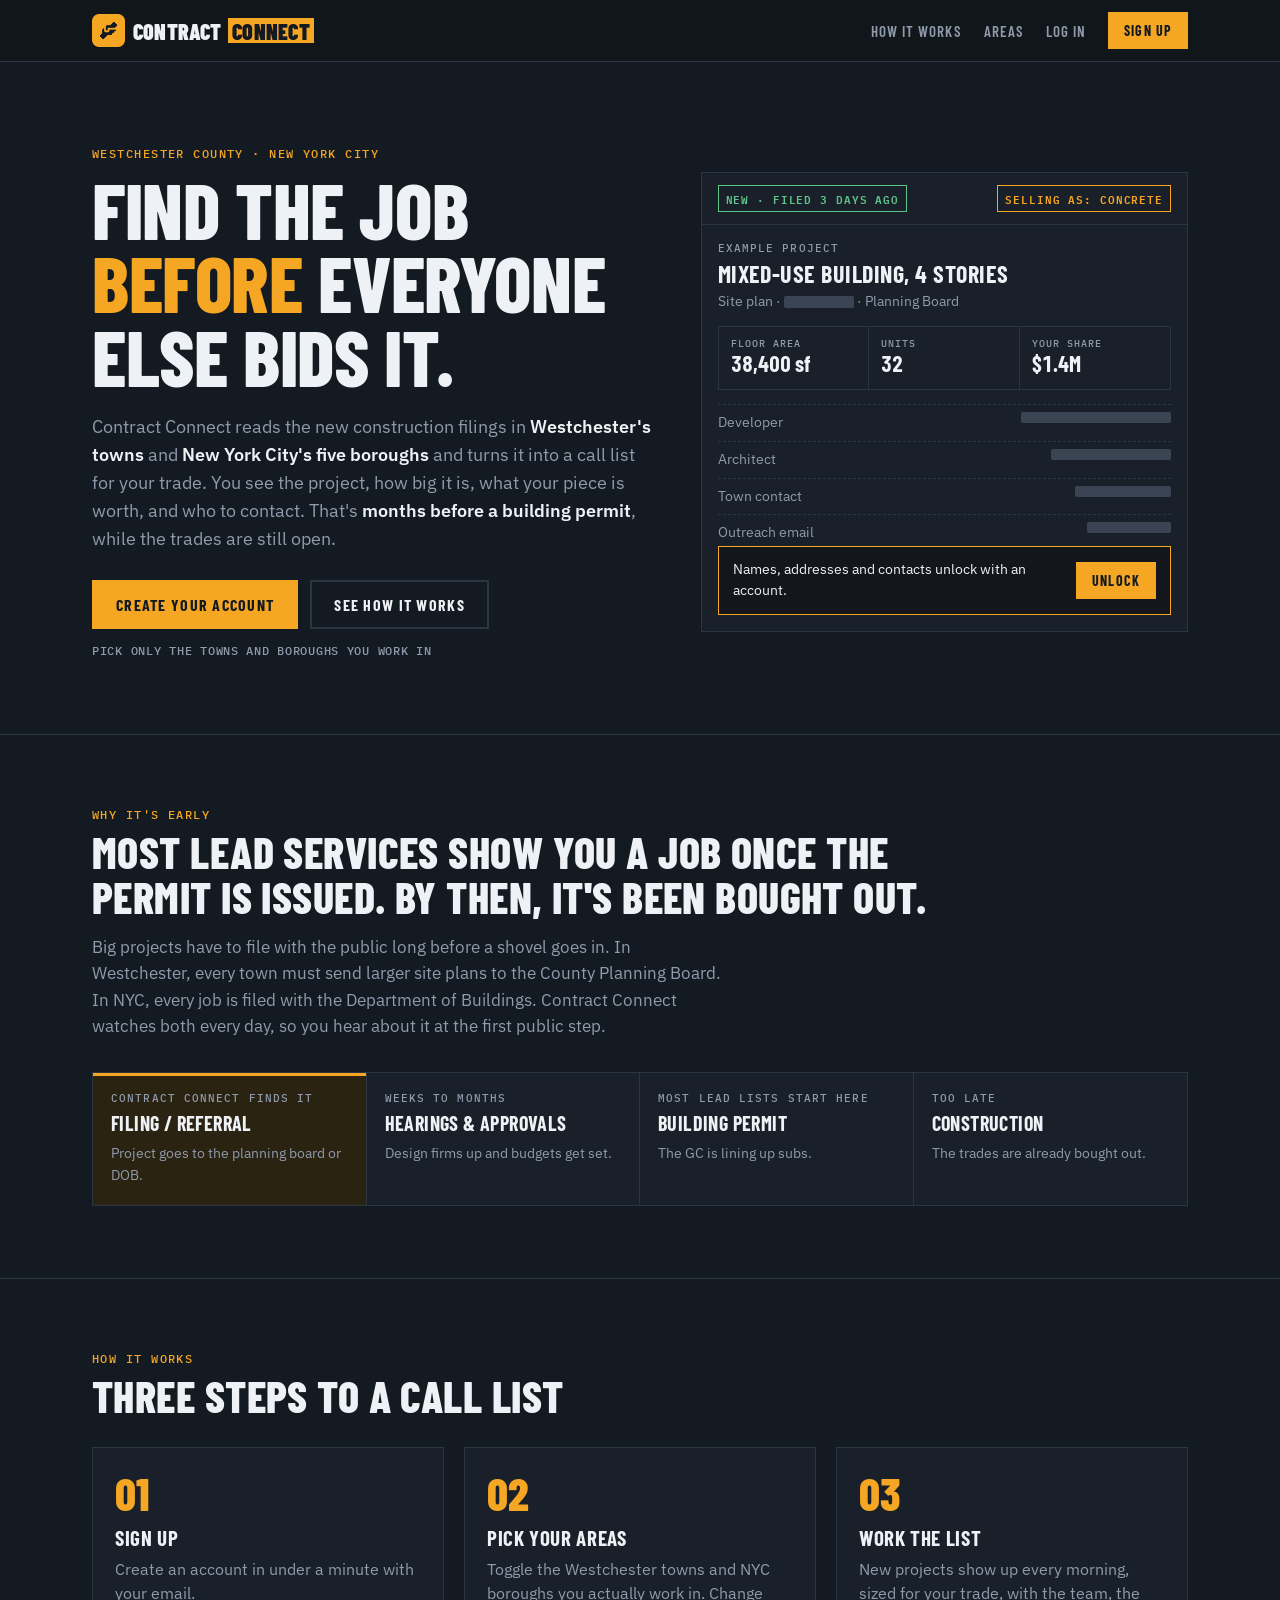
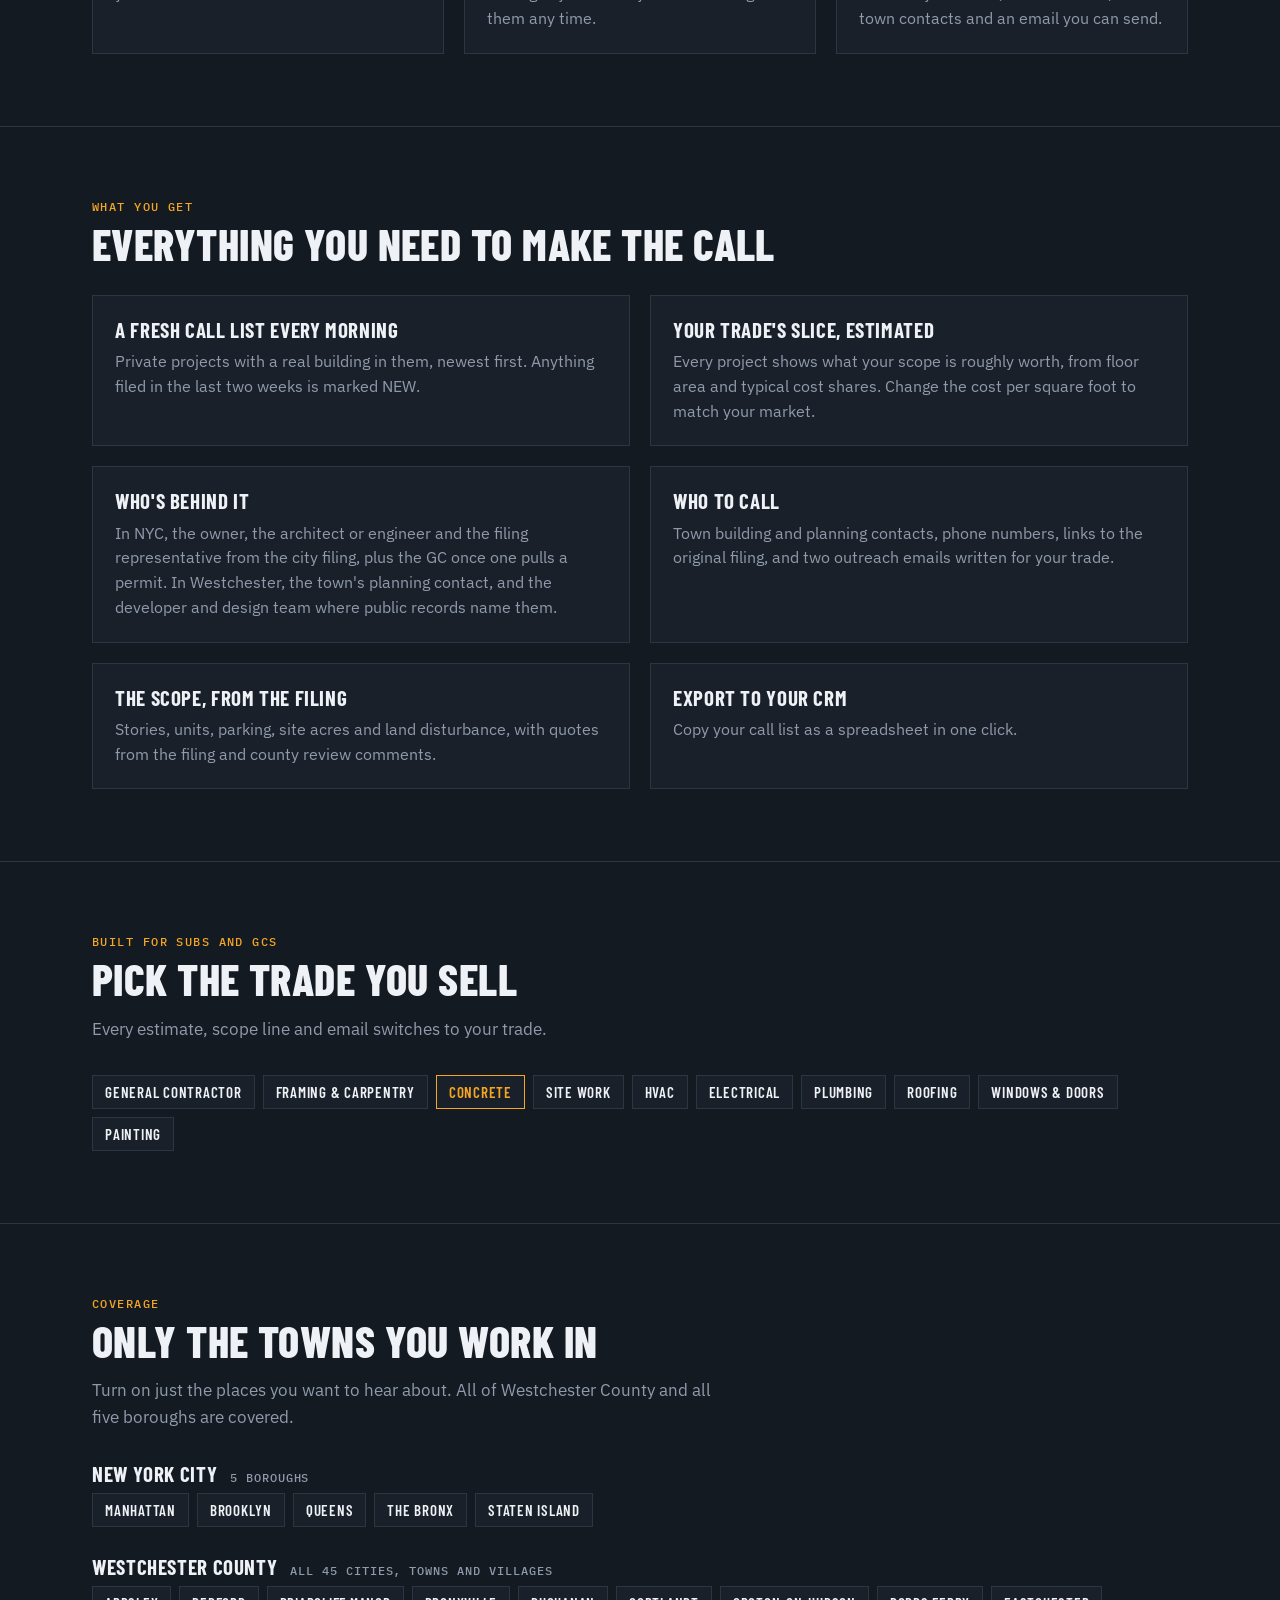
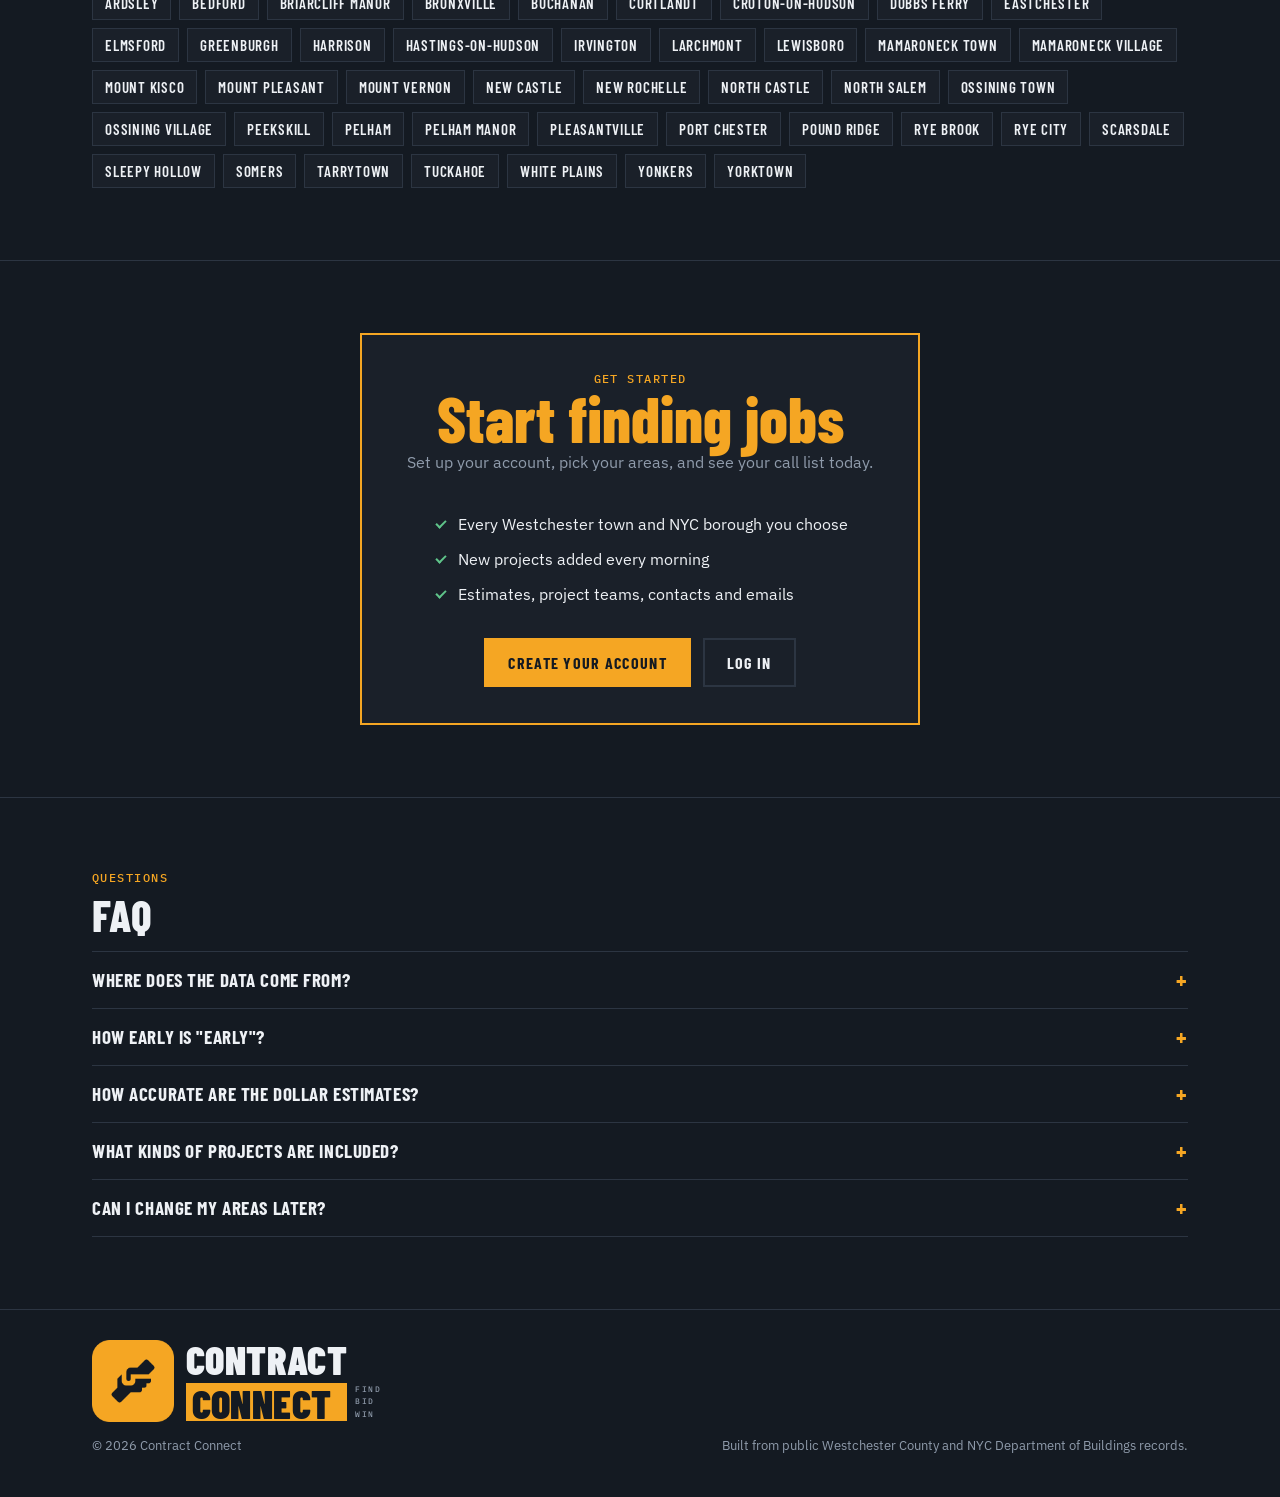
<file: index.html>
<!DOCTYPE html>
<html lang="en">
<head>
<meta charset="utf-8">
<meta name="viewport" content="width=device-width, initial-scale=1">
<title>Contract Connect: early construction leads for Westchester and NYC</title>
<meta name="description" content="Contract Connect finds private construction projects in Westchester County and New York City months before a building permit, sizes your trade's share, and shows who to call.">
<link rel="preconnect" href="https://fonts.googleapis.com">
<link rel="preconnect" href="https://fonts.gstatic.com" crossorigin>
<link href="https://fonts.googleapis.com/css2?family=Barlow+Condensed:wght@600;700;800;900&family=IBM+Plex+Sans:wght@400;500;600&family=IBM+Plex+Mono:wght@400;500&display=swap" rel="stylesheet">
<link rel="icon" type="image/png" sizes="32x32" href="assets/favicon-32.png">
<link rel="icon" type="image/png" sizes="192x192" href="assets/favicon-192.png">
<link rel="apple-touch-icon" href="assets/apple-touch-icon.png">
<meta name="theme-color" content="#141a22">
<meta property="og:type" content="website">
<meta property="og:site_name" content="Contract Connect">
<meta property="og:title" content="Contract Connect: find the job before everyone else bids it">
<meta property="og:description" content="Early private construction leads for Westchester and NYC, sized for your trade, with who to call.">
<meta property="og:url" content="https://rezcagroup.github.io/contract-connect/">
<meta property="og:image" content="https://rezcagroup.github.io/contract-connect/assets/og-image.png">
<meta property="og:image:width" content="1200">
<meta property="og:image:height" content="630">
<meta name="twitter:card" content="summary_large_image">
<link rel="stylesheet" href="cc.css?v=5de4f3e58b">
<style>
:root{
  --bg:#141a22; --panel:#1a2029; --line:#2c3542; --ink:#eef1f5; --mute:#8f9bab;
  --accent:#f5a623; --accent-ink:#141a22; --steel:#5f7a96; --good:#5fc48a;
  --display:"Barlow Condensed","Arial Narrow",sans-serif;
  --body:"IBM Plex Sans",system-ui,sans-serif;
  --mono:"IBM Plex Mono",ui-monospace,monospace;
  color-scheme:dark;
}
*{box-sizing:border-box}
html{scroll-behavior:smooth}
html,body{margin:0;background:var(--bg);color:var(--ink);font:16px/1.55 var(--body)}
a{color:var(--accent)}
:focus-visible{outline:2px solid var(--accent);outline-offset:2px}
.wrap{max-width:1140px;margin:0 auto;padding:0 22px}
.eyebrow{font:500 12px var(--mono);letter-spacing:.12em;text-transform:uppercase;color:var(--accent)}
h1,h2,h3{font-family:var(--display);text-transform:uppercase;margin:0}
h2{font-weight:800;font-size:clamp(30px,4vw,44px);line-height:1.02;letter-spacing:.01em;margin:8px 0 14px;text-wrap:balance}
h3{font-weight:700;font-size:21px;line-height:1.1;letter-spacing:.03em;margin:0 0 8px}
p{margin:0 0 12px}
.mute{color:var(--mute)}
section{padding:72px 0;border-top:1px solid var(--line)}

/* Buttons */
.btn{display:inline-block;font:700 16px var(--display);letter-spacing:.08em;text-transform:uppercase;text-decoration:none;padding:13px 22px;border:2px solid var(--accent);cursor:pointer}
.btn.primary{background:var(--accent);color:var(--accent-ink)}
.btn.primary:hover{filter:brightness(1.08)}
.btn.ghost{color:var(--ink);border-color:var(--line);background:transparent}
.btn.ghost:hover{border-color:var(--ink)}
.btn.sm{padding:8px 14px;font-size:14px}

/* Header */
header{position:sticky;top:0;z-index:10;background:rgba(18,22,28,.92);backdrop-filter:blur(8px);border-bottom:1px solid var(--line)}
header .wrap{display:flex;align-items:center;justify-content:space-between;gap:16px;padding-top:12px;padding-bottom:12px}
header nav{display:flex;align-items:center;gap:22px}
header nav a.link{font:600 15px var(--display);letter-spacing:.07em;text-transform:uppercase;color:var(--mute);text-decoration:none}
header nav a.link:hover{color:var(--ink)}
@media (max-width:760px){header nav{gap:14px}header nav a.link:not(.keep){display:none}header nav a{white-space:nowrap}header .cc-mark{font-size:17px}}

/* Hero */
.hero{padding:84px 0 76px;border-top:0}
.hero-grid{display:grid;grid-template-columns:minmax(0,1.15fr) minmax(0,1fr);gap:48px;align-items:center}
@media (max-width:900px){.hero-grid{grid-template-columns:1fr}}
.hero h1{font-weight:800;font-size:clamp(44px,6.4vw,78px);line-height:.94;letter-spacing:-.005em;margin:12px 0 20px;text-wrap:balance}
.hero h1 em{font-style:normal;color:var(--accent)}
.hero .lede{font-size:18px;color:var(--mute);max-width:52ch;margin-bottom:28px}
.hero .lede b{color:var(--ink);font-weight:600}
.cta-row{display:flex;flex-wrap:wrap;gap:12px;align-items:center}
.fine{font:500 12px var(--mono);letter-spacing:.06em;color:var(--mute);margin-top:14px;text-transform:uppercase}

/* Sample lead card */
.card{background:var(--panel);border:1px solid var(--line);position:relative}
.card .head{display:flex;justify-content:space-between;align-items:center;padding:12px 16px;border-bottom:1px solid var(--line)}
.tag{font:600 11px var(--mono);letter-spacing:.08em;text-transform:uppercase;padding:3px 7px;border:1px solid currentColor}
.tag.new{color:var(--good)}
.tag.trade{color:var(--accent)}
.card .body{padding:16px}
.card .title{font:700 24px/1.05 var(--display);text-transform:uppercase;letter-spacing:.02em;margin-bottom:4px}
.kv{display:grid;grid-template-columns:repeat(3,1fr);gap:1px;background:var(--line);border:1px solid var(--line);margin:14px 0}
.kv div{background:var(--panel);padding:10px 12px}
.kv small{display:block;font:500 10px var(--mono);letter-spacing:.1em;text-transform:uppercase;color:var(--mute)}
.kv b{font:700 22px var(--display);font-variant-numeric:tabular-nums}
.blur{filter:blur(5px);user-select:none}
.ph{display:inline-block;height:.8em;border-radius:2px;background:#3a4452;vertical-align:middle}
.rows{font-size:14px}
.rows div{display:flex;justify-content:space-between;gap:12px;padding:7px 0;border-top:1px dashed var(--line)}
.rows span:first-child{color:var(--mute)}
.lock{position:absolute;left:16px;right:16px;bottom:16px;background:rgba(18,22,28,.9);border:1px solid var(--accent);padding:12px 14px;display:flex;justify-content:space-between;align-items:center;gap:12px;font-size:14px}

/* Steps / features */
.grid3{display:grid;grid-template-columns:repeat(3,minmax(0,1fr));gap:20px}
.grid2{display:grid;grid-template-columns:repeat(2,minmax(0,1fr));gap:20px}
@media (max-width:860px){.grid3,.grid2{grid-template-columns:1fr}}
.box{background:var(--panel);border:1px solid var(--line);padding:22px}
.num{font:800 46px/1 var(--display);color:var(--accent);margin-bottom:10px}
.box p{color:var(--mute);margin:0}
.intro{max-width:64ch;color:var(--mute);font-size:17px;margin-bottom:32px}

/* Timeline */
.timeline{display:grid;grid-template-columns:repeat(4,1fr);border:1px solid var(--line)}
.timeline div{padding:18px;border-right:1px solid var(--line);background:var(--panel)}
.timeline div:last-child{border-right:0}
.timeline div.you{background:#2a2312;box-shadow:inset 0 3px 0 var(--accent)}
.timeline small{display:block;font:500 11px var(--mono);letter-spacing:.1em;text-transform:uppercase;color:var(--mute);margin-bottom:6px}
.timeline b{font:700 20px var(--display);text-transform:uppercase;letter-spacing:.02em}
.timeline p{color:var(--mute);font-size:14px;margin:6px 0 0}
@media (max-width:760px){.timeline{grid-template-columns:1fr}.timeline div{border-right:0;border-bottom:1px solid var(--line)}}

/* Trades & areas chips */
.chips{display:flex;flex-wrap:wrap;gap:8px}
.chip{font:600 15px var(--display);letter-spacing:.05em;text-transform:uppercase;border:1px solid var(--line);background:var(--panel);padding:7px 12px}
.chip.on{border-color:var(--accent);color:var(--accent)}
.areas h3 .count{font:500 12px var(--mono);color:var(--mute);letter-spacing:.08em;margin-left:8px}

/* Sign-up box */
.price{max-width:560px;margin:0 auto;text-align:center;padding:36px 28px;border:2px solid var(--accent);background:var(--panel)}
.price .big{font:800 clamp(44px,7vw,64px)/1 var(--display);color:var(--accent)}
.price ul{list-style:none;padding:0;margin:20px 0 26px;text-align:left;display:inline-block}
.price li{padding:5px 0 5px 26px;position:relative}
.price li:before{content:"";position:absolute;left:4px;top:13px;width:10px;height:6px;border-left:2px solid var(--good);border-bottom:2px solid var(--good);transform:rotate(-45deg)}

/* FAQ */
details{border-top:1px solid var(--line);padding:16px 0}
details:last-child{border-bottom:1px solid var(--line)}
summary{cursor:pointer;font:700 19px var(--display);letter-spacing:.03em;text-transform:uppercase;list-style:none;display:flex;justify-content:space-between;gap:16px}
summary::-webkit-details-marker{display:none}
summary:after{content:"+";color:var(--accent);font-size:24px;line-height:1}
details[open] summary:after{content:"–"}
details p{color:var(--mute);margin:10px 0 0;max-width:70ch}

footer{border-top:1px solid var(--line);padding:30px 0 40px;color:var(--mute);font-size:13px}
footer .wrap{display:flex;justify-content:space-between;align-items:flex-end;flex-wrap:wrap;gap:12px}
.foot-brand{display:flex;flex-direction:column;gap:14px}
footer .cc-mark.stack{font-size:40px}
</style>
</head>
<body>

<header>
  <div class="wrap">
    <a class="cc-mark" href="#top" aria-label="Contract Connect"><img class="cc-ic" src="assets/icon.png" alt=""><span class="c1">Contract</span><span class="c2">Connect</span></a>
    <nav>
      <a class="link" href="#how">How it works</a>
      <a class="link" href="#areas">Areas</a>
      <a class="link keep" href="login.html">Log in</a>
      <a class="btn primary sm" href="login.html#signup">Sign up</a>
    </nav>
  </div>
</header>

<main id="top">
  <section class="hero">
    <div class="wrap hero-grid">
      <div>
        <div class="eyebrow">Westchester County · New York City</div>
        <h1>Find the job <em>before</em> everyone else bids it.</h1>
        <p class="lede">Contract Connect reads the new construction filings in <b>Westchester's towns</b> and <b>New York City's five boroughs</b> and turns it into a call list for your trade. You see the project, how big it is, what your piece is worth, and who to contact. That's <b>months before a building permit</b>, while the trades are still open.</p>
        <div class="cta-row">
          <a class="btn primary" href="login.html#signup">Create your account</a>
          <a class="btn ghost" href="#how">See how it works</a>
        </div>
        <div class="fine">Pick only the towns and boroughs you work in</div>
      </div>

      <div class="card" aria-label="Example lead">
        <div class="head"><span class="tag new">New · filed 3 days ago</span><span class="tag trade">Selling as: Concrete</span></div>
        <div class="body">
          <div style="font:500 11px var(--mono);letter-spacing:.1em;text-transform:uppercase;color:var(--mute);margin-bottom:6px">Example project</div>
          <div class="title">Mixed-use building, 4 stories</div>
          <div class="mute" style="font-size:14px">Site plan · <span class="ph" style="width:70px"></span> · Planning Board</div>
          <div class="kv">
            <div><small>Floor area</small><b>38,400 sf</b></div>
            <div><small>Units</small><b>32</b></div>
            <div><small>Your share</small><b>$1.4M</b></div>
          </div>
          <div class="rows">
            <div><span>Developer</span><span class="ph" style="width:150px"></span></div>
            <div><span>Architect</span><span class="ph" style="width:120px"></span></div>
            <div><span>Town contact</span><span class="ph" style="width:96px"></span></div>
            <div><span>Outreach email</span><span class="ph" style="width:84px"></span></div>
          </div>
          <div style="height:64px"></div>
        </div>
        <div class="lock"><span>Names, addresses and contacts unlock with an account.</span><a class="btn primary sm" href="login.html#signup">Unlock</a></div>
      </div>
    </div>
  </section>

  <section id="why">
    <div class="wrap">
      <div class="eyebrow">Why it's early</div>
      <h2>Most lead services show you a job once the permit is issued. By then, it's been bought out.</h2>
      <p class="intro">Big projects have to file with the public long before a shovel goes in. In Westchester, every town must send larger site plans to the County Planning Board. In NYC, every job is filed with the Department of Buildings. Contract Connect watches both every day, so you hear about it at the first public step.</p>
      <div class="timeline">
        <div class="you"><small>Contract Connect finds it</small><b>Filing / referral</b><p>Project goes to the planning board or DOB.</p></div>
        <div><small>Weeks to months</small><b>Hearings &amp; approvals</b><p>Design firms up and budgets get set.</p></div>
        <div><small>Most lead lists start here</small><b>Building permit</b><p>The GC is lining up subs.</p></div>
        <div><small>Too late</small><b>Construction</b><p>The trades are already bought out.</p></div>
      </div>
    </div>
  </section>

  <section id="how">
    <div class="wrap">
      <div class="eyebrow">How it works</div>
      <h2>Three steps to a call list</h2>
      <div class="grid3" style="margin-top:28px">
        <div class="box"><div class="num">01</div><h3>Sign up</h3><p>Create an account in under a minute with your email.</p></div>
        <div class="box"><div class="num">02</div><h3>Pick your areas</h3><p>Toggle the Westchester towns and NYC boroughs you actually work in. Change them any time.</p></div>
        <div class="box"><div class="num">03</div><h3>Work the list</h3><p>New projects show up every morning, sized for your trade, with the team, the town contacts and an email you can send.</p></div>
      </div>
    </div>
  </section>

  <section id="features">
    <div class="wrap">
      <div class="eyebrow">What you get</div>
      <h2>Everything you need to make the call</h2>
      <div class="grid2" style="margin-top:28px">
        <div class="box"><h3>A fresh call list every morning</h3><p>Private projects with a real building in them, newest first. Anything filed in the last two weeks is marked NEW.</p></div>
        <div class="box"><h3>Your trade's slice, estimated</h3><p>Every project shows what your scope is roughly worth, from floor area and typical cost shares. Change the cost per square foot to match your market.</p></div>
        <div class="box"><h3>Who's behind it</h3><p>In NYC, the owner, the architect or engineer and the filing representative from the city filing, plus the GC once one pulls a permit. In Westchester, the town's planning contact, and the developer and design team where public records name them.</p></div>
        <div class="box"><h3>Who to call</h3><p>Town building and planning contacts, phone numbers, links to the original filing, and two outreach emails written for your trade.</p></div>
        <div class="box"><h3>The scope, from the filing</h3><p>Stories, units, parking, site acres and land disturbance, with quotes from the filing and county review comments.</p></div>
        <div class="box"><h3>Export to your CRM</h3><p>Copy your call list as a spreadsheet in one click.</p></div>
      </div>
    </div>
  </section>

  <section id="trades">
    <div class="wrap">
      <div class="eyebrow">Built for subs and GCs</div>
      <h2>Pick the trade you sell</h2>
      <p class="intro">Every estimate, scope line and email switches to your trade.</p>
      <div class="chips">
        <span class="chip">General contractor</span><span class="chip">Framing &amp; carpentry</span><span class="chip on">Concrete</span><span class="chip">Site work</span><span class="chip">HVAC</span><span class="chip">Electrical</span><span class="chip">Plumbing</span><span class="chip">Roofing</span><span class="chip">Windows &amp; doors</span><span class="chip">Painting</span>
      </div>
    </div>
  </section>

  <section id="areas" class="areas">
    <div class="wrap">
      <div class="eyebrow">Coverage</div>
      <h2>Only the towns you work in</h2>
      <p class="intro">Turn on just the places you want to hear about. All of Westchester County and all five boroughs are covered.</p>
      <h3>New York City <span class="count">5 boroughs</span></h3>
      <div class="chips" style="margin-bottom:28px">
        <span class="chip">Manhattan</span><span class="chip">Brooklyn</span><span class="chip">Queens</span><span class="chip">The Bronx</span><span class="chip">Staten Island</span>
      </div>
      <h3>Westchester County <span class="count" id="wc-count"></span></h3>
      <div class="chips" id="wc-towns"></div>
    </div>
  </section>

  <section id="get-started">
    <div class="wrap">
      <div class="price">
        <div class="eyebrow">Get started</div>
        <div class="big">Start finding jobs</div>
        <p class="mute">Set up your account, pick your areas, and see your call list today.</p>
        <ul>
          <li>Every Westchester town and NYC borough you choose</li>
          <li>New projects added every morning</li>
          <li>Estimates, project teams, contacts and emails</li>
        </ul>
        <div class="cta-row" style="justify-content:center">
          <a class="btn primary" href="login.html#signup">Create your account</a>
          <a class="btn ghost" href="login.html">Log in</a>
        </div>
      </div>
    </div>
  </section>

  <section id="faq">
    <div class="wrap">
      <div class="eyebrow">Questions</div>
      <h2>FAQ</h2>
      <details><summary>Where does the data come from?</summary><p>Westchester County Planning Board referrals, which every municipality must file for larger land-use cases, and NYC Department of Buildings job filings and permits. Both are public records. We pull them every morning and do the sorting, sizing and research for you.</p></details>
      <details><summary>How early is "early"?</summary><p>A planning referral or DOB filing usually comes months before a building permit, often before the owner has picked a GC or bought out the trades.</p></details>
      <details><summary>How accurate are the dollar estimates?</summary><p>They're for deciding which jobs to chase, not for bidding. They use the project's floor area, a cost per square foot you can adjust, and typical cost shares for each trade.</p></details>
      <details><summary>What kinds of projects are included?</summary><p>Private projects with a real building in them: roughly 5,000 square feet or more, or 5 or more homes. Very large projects that a local builder is unlikely to win are left off the call list but still searchable.</p></details>
      <details><summary>Can I change my areas later?</summary><p>Yes. Turn towns and boroughs on or off whenever you like from your account.</p></details>
    </div>
  </section>
</main>

<footer>
  <div class="wrap">
    <span class="foot-brand"><a class="cc-mark stack" href="#top" aria-label="Contract Connect"><img class="cc-ic" src="assets/icon.png" alt=""><span class="c1">Contract</span><span class="c2">Connect</span><span class="cc-tag">FIND
BID
WIN</span></a><span>© <span id="yr"></span> Contract Connect</span></span>
    <span>Built from public Westchester County and NYC Department of Buildings records.</span>
  </div>
</footer>

<script>
const WC_TOWNS = ["Ardsley", "Bedford", "Briarcliff Manor", "Bronxville", "Buchanan", "Cortlandt", "Croton-on-Hudson", "Dobbs Ferry", "Eastchester", "Elmsford", "Greenburgh", "Harrison", "Hastings-on-Hudson", "Irvington", "Larchmont", "Lewisboro", "Mamaroneck Town", "Mamaroneck Village", "Mount Kisco", "Mount Pleasant", "Mount Vernon", "New Castle", "New Rochelle", "North Castle", "North Salem", "Ossining Town", "Ossining Village", "Peekskill", "Pelham", "Pelham Manor", "Pleasantville", "Port Chester", "Pound Ridge", "Rye Brook", "Rye City", "Scarsdale", "Sleepy Hollow", "Somers", "Tarrytown", "Tuckahoe", "White Plains", "Yonkers", "Yorktown"];  // filled by build.py: every area on the county map
document.getElementById('wc-towns').innerHTML = WC_TOWNS.map(t => `<span class="chip">${t}</span>`).join('');
document.getElementById('wc-count').textContent = 'all 45 cities, towns and villages';
document.getElementById('yr').textContent = new Date().getFullYear();
</script>
</body>
</html>
</file>
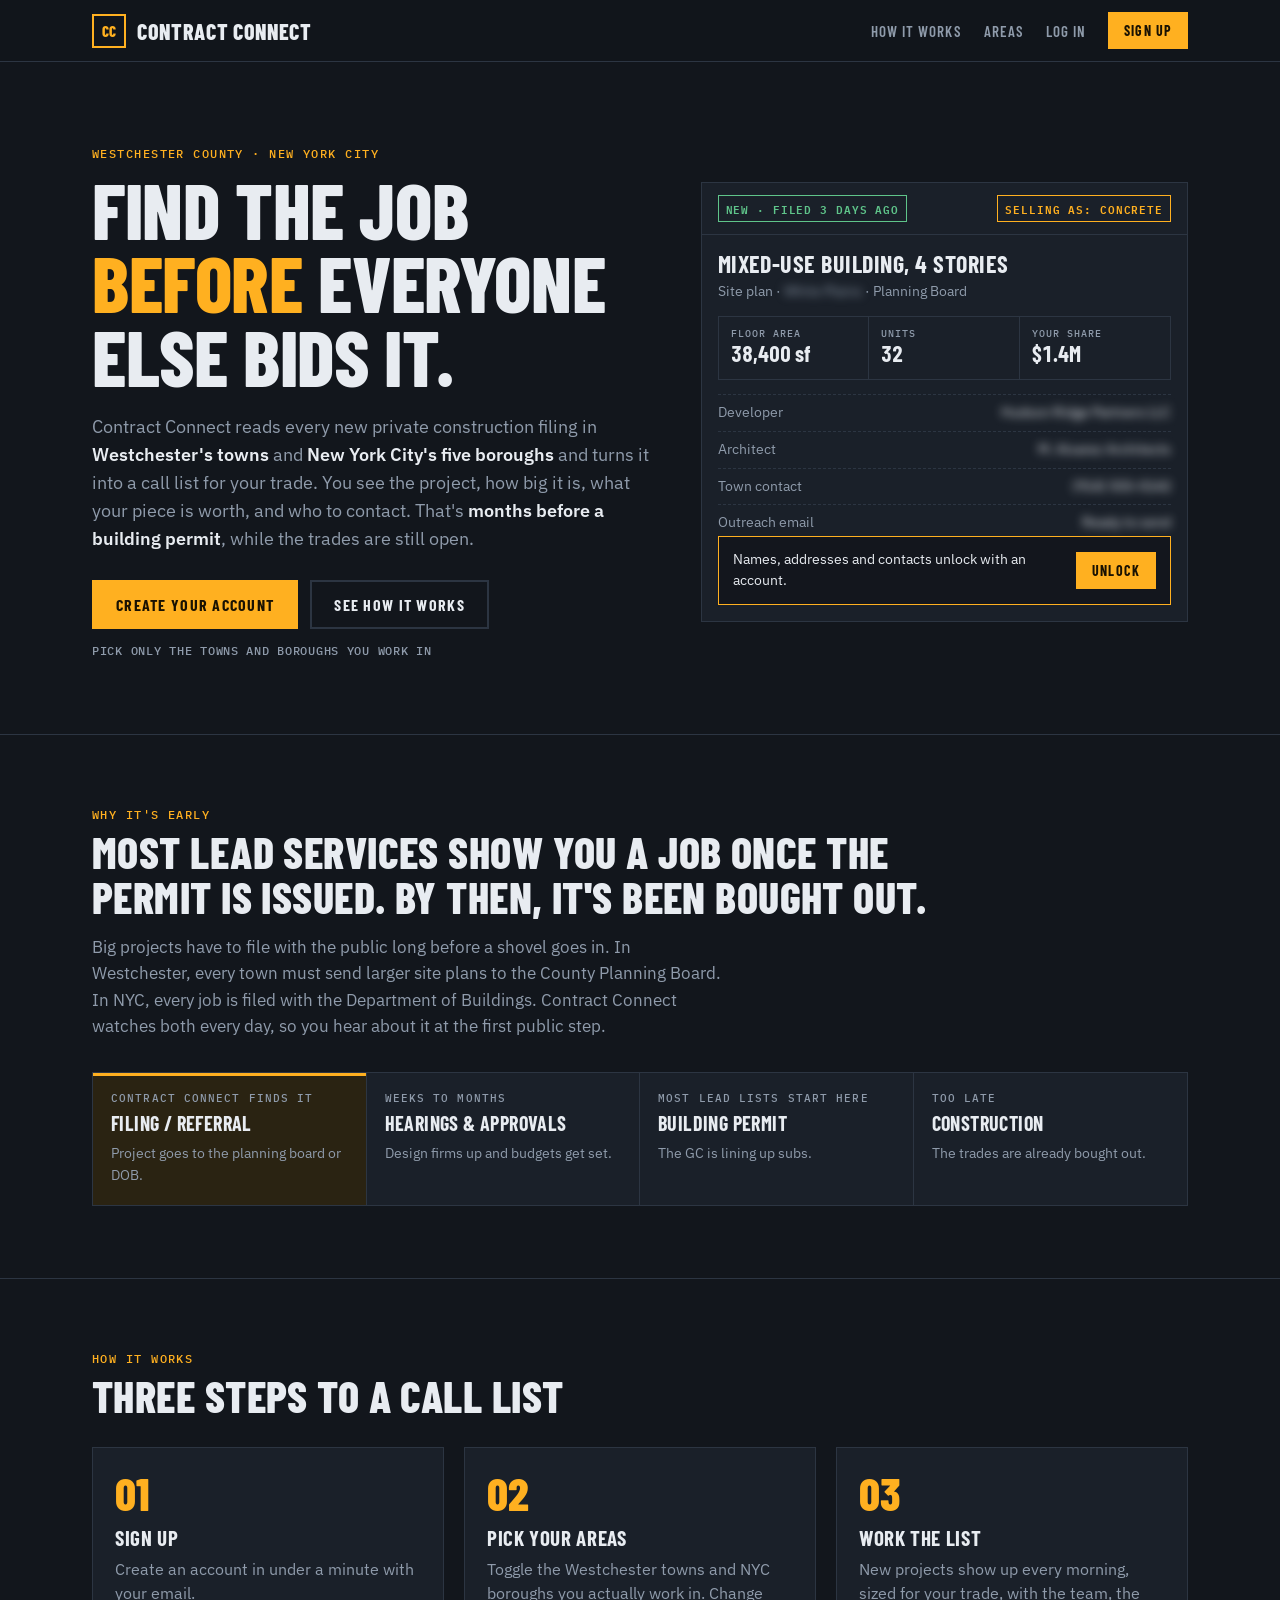
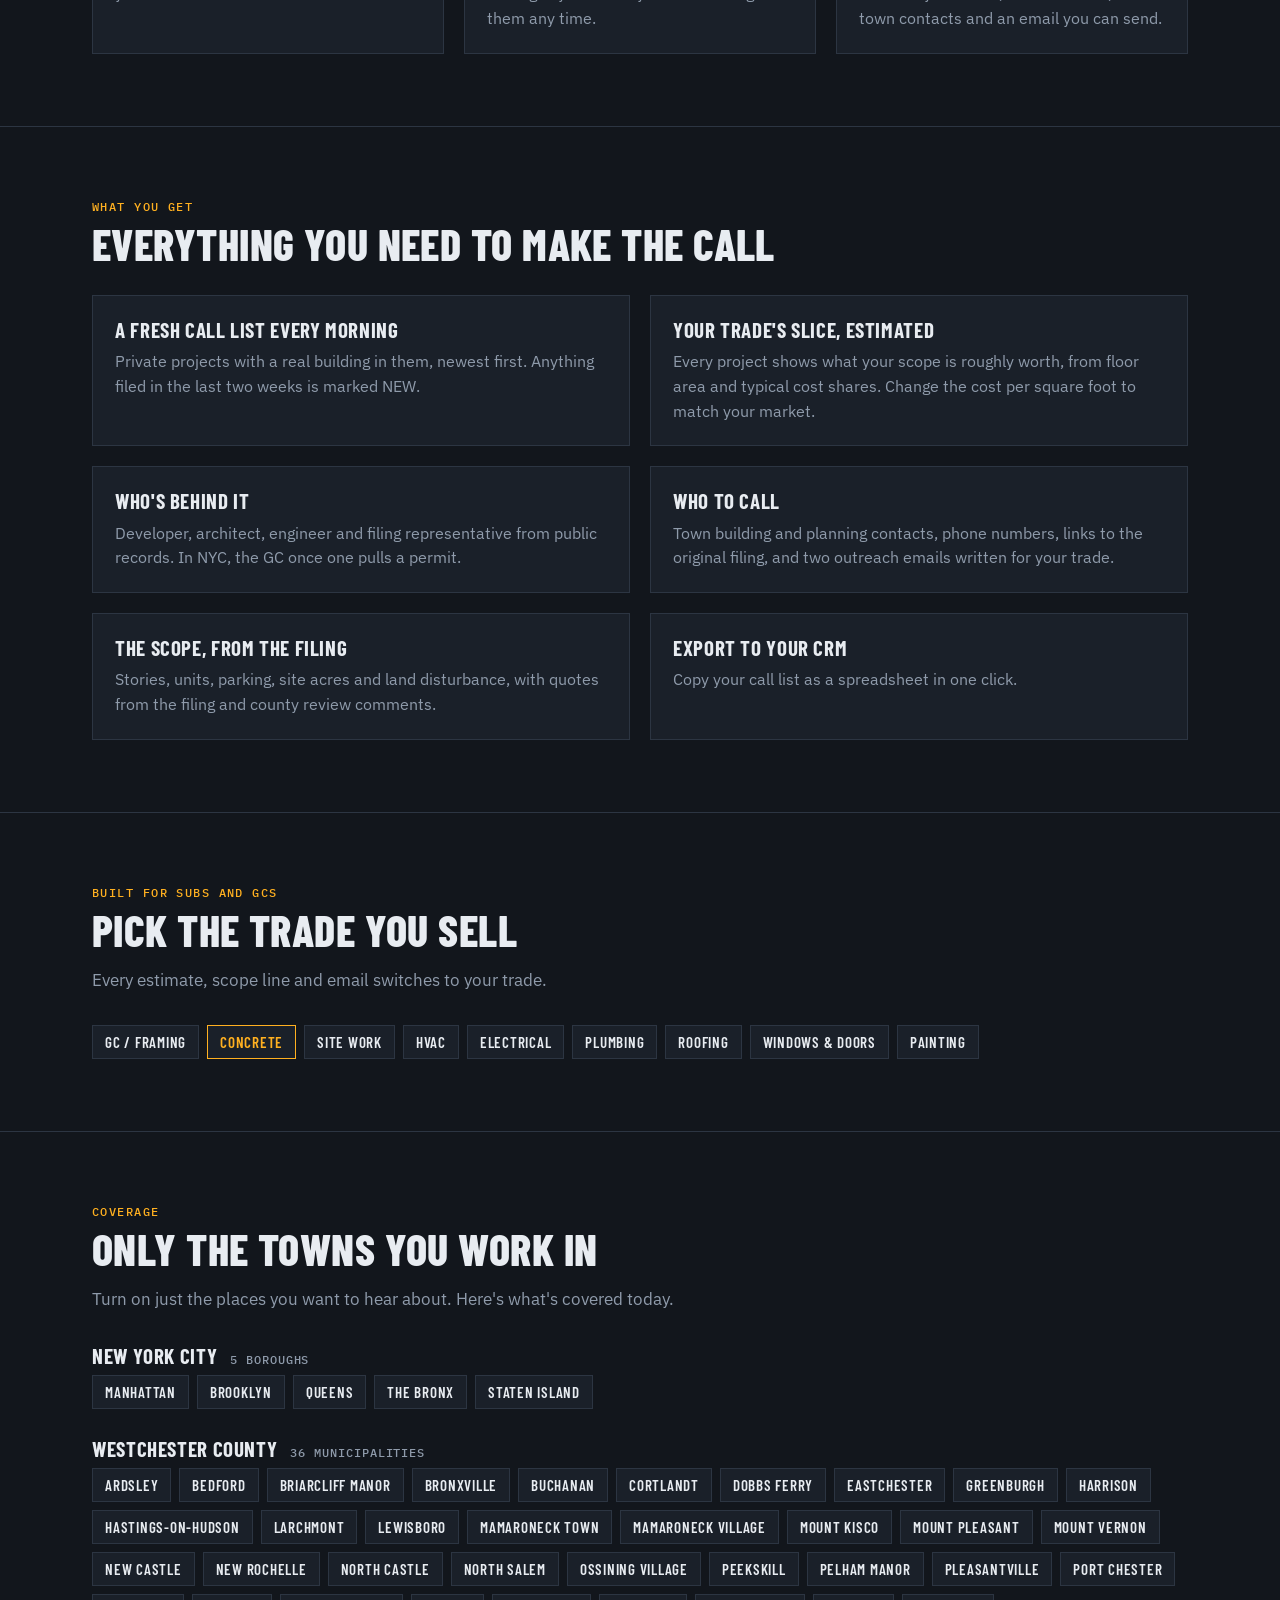
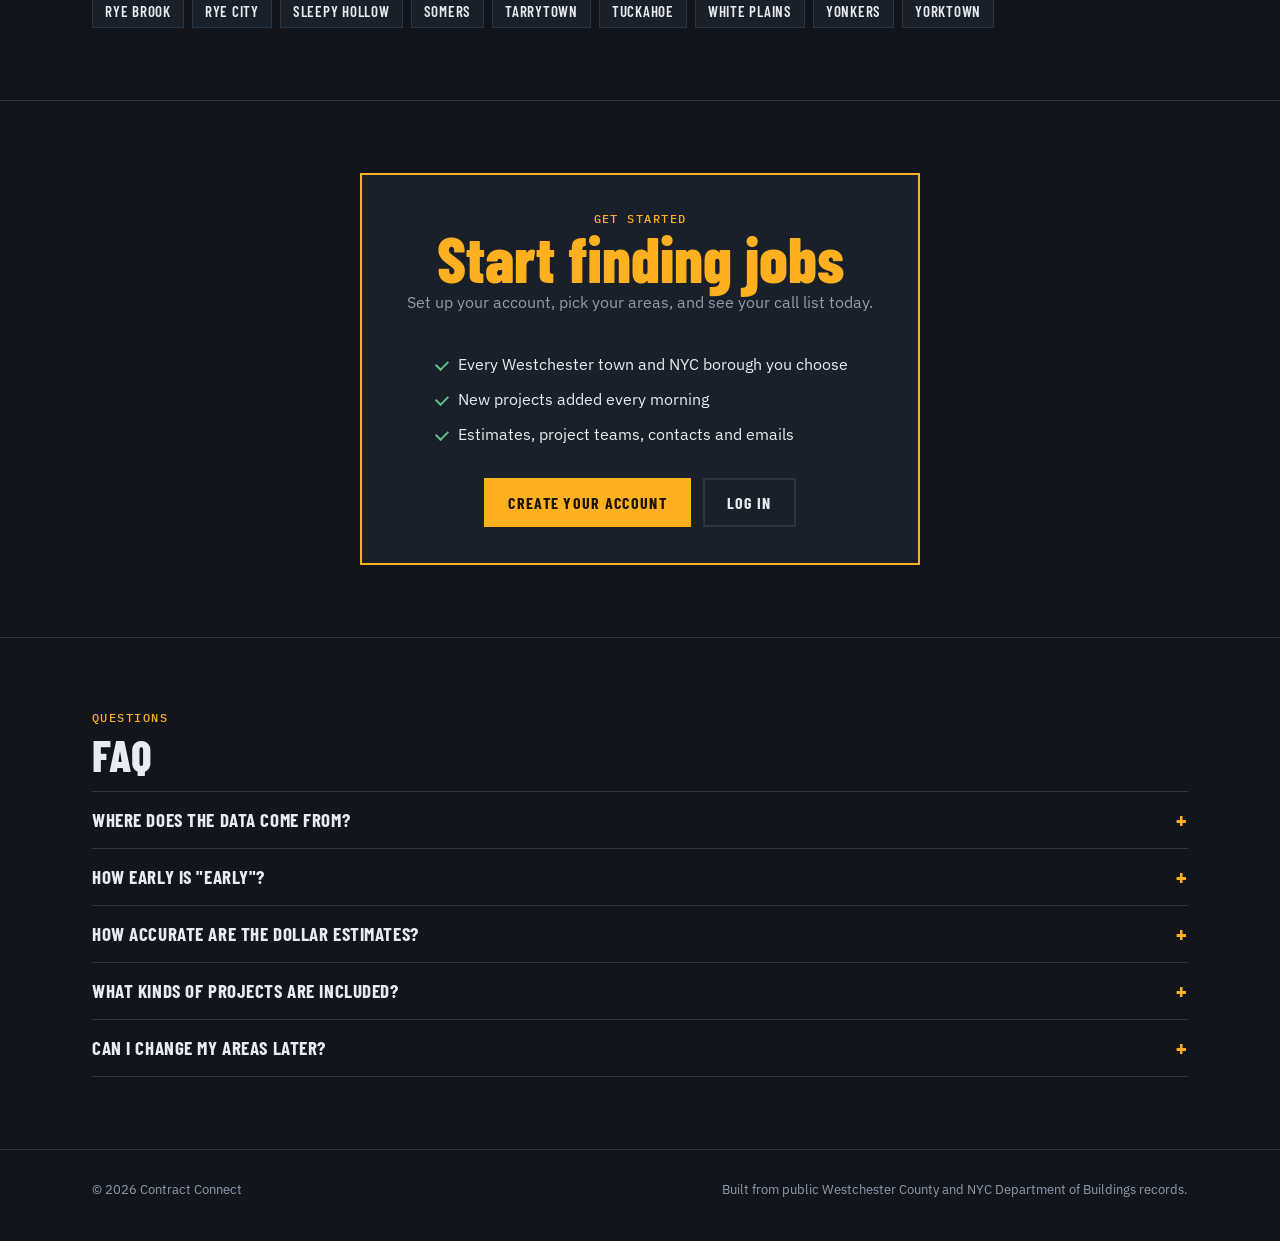
<file: landing.html>
<!DOCTYPE html>
<html lang="en">
<head>
<meta charset="utf-8">
<meta name="viewport" content="width=device-width, initial-scale=1">
<title>Contract Connect: early construction leads for Westchester and NYC</title>
<meta name="description" content="Contract Connect finds private construction projects in Westchester County and New York City months before a building permit, sizes your trade's share, and shows who to call.">
<link rel="preconnect" href="https://fonts.googleapis.com">
<link rel="preconnect" href="https://fonts.gstatic.com" crossorigin>
<link href="https://fonts.googleapis.com/css2?family=Barlow+Condensed:wght@600;700;800&family=IBM+Plex+Sans:wght@400;500;600&family=IBM+Plex+Mono:wght@400;500&display=swap" rel="stylesheet">
<style>
:root{
  --bg:#12161c; --panel:#1a2029; --line:#2c3542; --ink:#e8ecf1; --mute:#8f9bab;
  --accent:#ffb020; --accent-ink:#1a1202; --steel:#5f7a96; --good:#5fc48a;
  --display:"Barlow Condensed","Arial Narrow",sans-serif;
  --body:"IBM Plex Sans",system-ui,sans-serif;
  --mono:"IBM Plex Mono",ui-monospace,monospace;
  color-scheme:dark;
}
*{box-sizing:border-box}
html{scroll-behavior:smooth}
html,body{margin:0;background:var(--bg);color:var(--ink);font:16px/1.55 var(--body)}
a{color:var(--accent)}
:focus-visible{outline:2px solid var(--accent);outline-offset:2px}
.wrap{max-width:1140px;margin:0 auto;padding:0 22px}
.eyebrow{font:500 12px var(--mono);letter-spacing:.12em;text-transform:uppercase;color:var(--accent)}
h1,h2,h3{font-family:var(--display);text-transform:uppercase;margin:0}
h2{font-weight:800;font-size:clamp(30px,4vw,44px);line-height:1.02;letter-spacing:.01em;margin:8px 0 14px;text-wrap:balance}
h3{font-weight:700;font-size:21px;line-height:1.1;letter-spacing:.03em;margin:0 0 8px}
p{margin:0 0 12px}
.mute{color:var(--mute)}
section{padding:72px 0;border-top:1px solid var(--line)}

/* Buttons */
.btn{display:inline-block;font:700 16px var(--display);letter-spacing:.08em;text-transform:uppercase;text-decoration:none;padding:13px 22px;border:2px solid var(--accent);cursor:pointer}
.btn.primary{background:var(--accent);color:var(--accent-ink)}
.btn.primary:hover{background:#ffc04d}
.btn.ghost{color:var(--ink);border-color:var(--line);background:transparent}
.btn.ghost:hover{border-color:var(--ink)}
.btn.sm{padding:8px 14px;font-size:14px}

/* Header */
header{position:sticky;top:0;z-index:10;background:rgba(18,22,28,.92);backdrop-filter:blur(8px);border-bottom:1px solid var(--line)}
header .wrap{display:flex;align-items:center;justify-content:space-between;gap:16px;padding-top:12px;padding-bottom:12px}
.brand{display:flex;align-items:center;gap:11px;text-decoration:none;color:var(--ink)}
.logo{width:34px;height:34px;border:2px solid var(--accent);display:grid;place-items:center;font:800 15px var(--display);color:var(--accent)}
.brand b{font:800 22px/1 var(--display);letter-spacing:.03em;text-transform:uppercase}
header nav{display:flex;align-items:center;gap:22px}
header nav a.link{font:600 15px var(--display);letter-spacing:.07em;text-transform:uppercase;color:var(--mute);text-decoration:none}
header nav a.link:hover{color:var(--ink)}
@media (max-width:760px){header nav{gap:14px}header nav a.link:not(.keep){display:none}header nav a{white-space:nowrap}.brand b{font-size:18px}}

/* Hero */
.hero{padding:84px 0 76px;border-top:0}
.hero-grid{display:grid;grid-template-columns:minmax(0,1.15fr) minmax(0,1fr);gap:48px;align-items:center}
@media (max-width:900px){.hero-grid{grid-template-columns:1fr}}
.hero h1{font-weight:800;font-size:clamp(44px,6.4vw,78px);line-height:.94;letter-spacing:-.005em;margin:12px 0 20px;text-wrap:balance}
.hero h1 em{font-style:normal;color:var(--accent)}
.hero .lede{font-size:18px;color:var(--mute);max-width:52ch;margin-bottom:28px}
.hero .lede b{color:var(--ink);font-weight:600}
.cta-row{display:flex;flex-wrap:wrap;gap:12px;align-items:center}
.fine{font:500 12px var(--mono);letter-spacing:.06em;color:var(--mute);margin-top:14px;text-transform:uppercase}

/* Sample lead card */
.card{background:var(--panel);border:1px solid var(--line);position:relative}
.card .head{display:flex;justify-content:space-between;align-items:center;padding:12px 16px;border-bottom:1px solid var(--line)}
.tag{font:600 11px var(--mono);letter-spacing:.08em;text-transform:uppercase;padding:3px 7px;border:1px solid currentColor}
.tag.new{color:var(--good)}
.tag.trade{color:var(--accent)}
.card .body{padding:16px}
.card .title{font:700 24px/1.05 var(--display);text-transform:uppercase;letter-spacing:.02em;margin-bottom:4px}
.kv{display:grid;grid-template-columns:repeat(3,1fr);gap:1px;background:var(--line);border:1px solid var(--line);margin:14px 0}
.kv div{background:var(--panel);padding:10px 12px}
.kv small{display:block;font:500 10px var(--mono);letter-spacing:.1em;text-transform:uppercase;color:var(--mute)}
.kv b{font:700 22px var(--display);font-variant-numeric:tabular-nums}
.blur{filter:blur(5px);user-select:none}
.rows{font-size:14px}
.rows div{display:flex;justify-content:space-between;gap:12px;padding:7px 0;border-top:1px dashed var(--line)}
.rows span:first-child{color:var(--mute)}
.lock{position:absolute;left:16px;right:16px;bottom:16px;background:rgba(18,22,28,.9);border:1px solid var(--accent);padding:12px 14px;display:flex;justify-content:space-between;align-items:center;gap:12px;font-size:14px}

/* Steps / features */
.grid3{display:grid;grid-template-columns:repeat(3,minmax(0,1fr));gap:20px}
.grid2{display:grid;grid-template-columns:repeat(2,minmax(0,1fr));gap:20px}
@media (max-width:860px){.grid3,.grid2{grid-template-columns:1fr}}
.box{background:var(--panel);border:1px solid var(--line);padding:22px}
.num{font:800 46px/1 var(--display);color:var(--accent);margin-bottom:10px}
.box p{color:var(--mute);margin:0}
.intro{max-width:64ch;color:var(--mute);font-size:17px;margin-bottom:32px}

/* Timeline */
.timeline{display:grid;grid-template-columns:repeat(4,1fr);border:1px solid var(--line)}
.timeline div{padding:18px;border-right:1px solid var(--line);background:var(--panel)}
.timeline div:last-child{border-right:0}
.timeline div.you{background:#2a2312;box-shadow:inset 0 3px 0 var(--accent)}
.timeline small{display:block;font:500 11px var(--mono);letter-spacing:.1em;text-transform:uppercase;color:var(--mute);margin-bottom:6px}
.timeline b{font:700 20px var(--display);text-transform:uppercase;letter-spacing:.02em}
.timeline p{color:var(--mute);font-size:14px;margin:6px 0 0}
@media (max-width:760px){.timeline{grid-template-columns:1fr}.timeline div{border-right:0;border-bottom:1px solid var(--line)}}

/* Trades & areas chips */
.chips{display:flex;flex-wrap:wrap;gap:8px}
.chip{font:600 15px var(--display);letter-spacing:.05em;text-transform:uppercase;border:1px solid var(--line);background:var(--panel);padding:7px 12px}
.chip.on{border-color:var(--accent);color:var(--accent)}
.areas h3 .count{font:500 12px var(--mono);color:var(--mute);letter-spacing:.08em;margin-left:8px}

/* Sign-up box */
.price{max-width:560px;margin:0 auto;text-align:center;padding:36px 28px;border:2px solid var(--accent);background:var(--panel)}
.price .big{font:800 clamp(44px,7vw,64px)/1 var(--display);color:var(--accent)}
.price ul{list-style:none;padding:0;margin:20px 0 26px;text-align:left;display:inline-block}
.price li{padding:5px 0 5px 26px;position:relative}
.price li:before{content:"";position:absolute;left:4px;top:13px;width:10px;height:6px;border-left:2px solid var(--good);border-bottom:2px solid var(--good);transform:rotate(-45deg)}

/* FAQ */
details{border-top:1px solid var(--line);padding:16px 0}
details:last-child{border-bottom:1px solid var(--line)}
summary{cursor:pointer;font:700 19px var(--display);letter-spacing:.03em;text-transform:uppercase;list-style:none;display:flex;justify-content:space-between;gap:16px}
summary::-webkit-details-marker{display:none}
summary:after{content:"+";color:var(--accent);font-size:24px;line-height:1}
details[open] summary:after{content:"–"}
details p{color:var(--mute);margin:10px 0 0;max-width:70ch}

footer{border-top:1px solid var(--line);padding:30px 0 40px;color:var(--mute);font-size:13px}
footer .wrap{display:flex;justify-content:space-between;flex-wrap:wrap;gap:12px}
</style>
</head>
<body>

<header>
  <div class="wrap">
    <a class="brand" href="#top"><span class="logo">CC</span><b>Contract Connect</b></a>
    <nav>
      <a class="link" href="#how">How it works</a>
      <a class="link" href="#areas">Areas</a>
      <a class="link keep" href="#login">Log in</a>
      <a class="btn primary sm" href="#signup">Sign up</a>
    </nav>
  </div>
</header>

<main id="top">
  <section class="hero">
    <div class="wrap hero-grid">
      <div>
        <div class="eyebrow">Westchester County · New York City</div>
        <h1>Find the job <em>before</em> everyone else bids it.</h1>
        <p class="lede">Contract Connect reads every new private construction filing in <b>Westchester's towns</b> and <b>New York City's five boroughs</b> and turns it into a call list for your trade. You see the project, how big it is, what your piece is worth, and who to contact. That's <b>months before a building permit</b>, while the trades are still open.</p>
        <div class="cta-row">
          <a class="btn primary" href="#signup">Create your account</a>
          <a class="btn ghost" href="#how">See how it works</a>
        </div>
        <div class="fine">Pick only the towns and boroughs you work in</div>
      </div>

      <div class="card" aria-label="Example lead">
        <div class="head"><span class="tag new">New · filed 3 days ago</span><span class="tag trade">Selling as: Concrete</span></div>
        <div class="body">
          <div class="title">Mixed-use building, 4 stories</div>
          <div class="mute" style="font-size:14px">Site plan · <span class="blur">White Plains</span> · Planning Board</div>
          <div class="kv">
            <div><small>Floor area</small><b>38,400 sf</b></div>
            <div><small>Units</small><b>32</b></div>
            <div><small>Your share</small><b>$1.4M</b></div>
          </div>
          <div class="rows">
            <div><span>Developer</span><span class="blur">Hudson Ridge Partners LLC</span></div>
            <div><span>Architect</span><span class="blur">M. Alvarez Architects</span></div>
            <div><span>Town contact</span><span class="blur">(914) 555-0142</span></div>
            <div><span>Outreach email</span><span class="blur">Ready to send</span></div>
          </div>
          <div style="height:64px"></div>
        </div>
        <div class="lock"><span>Names, addresses and contacts unlock with an account.</span><a class="btn primary sm" href="#signup">Unlock</a></div>
      </div>
    </div>
  </section>

  <section id="why">
    <div class="wrap">
      <div class="eyebrow">Why it's early</div>
      <h2>Most lead services show you a job once the permit is issued. By then, it's been bought out.</h2>
      <p class="intro">Big projects have to file with the public long before a shovel goes in. In Westchester, every town must send larger site plans to the County Planning Board. In NYC, every job is filed with the Department of Buildings. Contract Connect watches both every day, so you hear about it at the first public step.</p>
      <div class="timeline">
        <div class="you"><small>Contract Connect finds it</small><b>Filing / referral</b><p>Project goes to the planning board or DOB.</p></div>
        <div><small>Weeks to months</small><b>Hearings &amp; approvals</b><p>Design firms up and budgets get set.</p></div>
        <div><small>Most lead lists start here</small><b>Building permit</b><p>The GC is lining up subs.</p></div>
        <div><small>Too late</small><b>Construction</b><p>The trades are already bought out.</p></div>
      </div>
    </div>
  </section>

  <section id="how">
    <div class="wrap">
      <div class="eyebrow">How it works</div>
      <h2>Three steps to a call list</h2>
      <div class="grid3" style="margin-top:28px">
        <div class="box"><div class="num">01</div><h3>Sign up</h3><p>Create an account in under a minute with your email.</p></div>
        <div class="box"><div class="num">02</div><h3>Pick your areas</h3><p>Toggle the Westchester towns and NYC boroughs you actually work in. Change them any time.</p></div>
        <div class="box"><div class="num">03</div><h3>Work the list</h3><p>New projects show up every morning, sized for your trade, with the team, the town contacts and an email you can send.</p></div>
      </div>
    </div>
  </section>

  <section id="features">
    <div class="wrap">
      <div class="eyebrow">What you get</div>
      <h2>Everything you need to make the call</h2>
      <div class="grid2" style="margin-top:28px">
        <div class="box"><h3>A fresh call list every morning</h3><p>Private projects with a real building in them, newest first. Anything filed in the last two weeks is marked NEW.</p></div>
        <div class="box"><h3>Your trade's slice, estimated</h3><p>Every project shows what your scope is roughly worth, from floor area and typical cost shares. Change the cost per square foot to match your market.</p></div>
        <div class="box"><h3>Who's behind it</h3><p>Developer, architect, engineer and filing representative from public records. In NYC, the GC once one pulls a permit.</p></div>
        <div class="box"><h3>Who to call</h3><p>Town building and planning contacts, phone numbers, links to the original filing, and two outreach emails written for your trade.</p></div>
        <div class="box"><h3>The scope, from the filing</h3><p>Stories, units, parking, site acres and land disturbance, with quotes from the filing and county review comments.</p></div>
        <div class="box"><h3>Export to your CRM</h3><p>Copy your call list as a spreadsheet in one click.</p></div>
      </div>
    </div>
  </section>

  <section id="trades">
    <div class="wrap">
      <div class="eyebrow">Built for subs and GCs</div>
      <h2>Pick the trade you sell</h2>
      <p class="intro">Every estimate, scope line and email switches to your trade.</p>
      <div class="chips">
        <span class="chip">GC / framing</span><span class="chip on">Concrete</span><span class="chip">Site work</span><span class="chip">HVAC</span><span class="chip">Electrical</span><span class="chip">Plumbing</span><span class="chip">Roofing</span><span class="chip">Windows &amp; doors</span><span class="chip">Painting</span>
      </div>
    </div>
  </section>

  <section id="areas" class="areas">
    <div class="wrap">
      <div class="eyebrow">Coverage</div>
      <h2>Only the towns you work in</h2>
      <p class="intro">Turn on just the places you want to hear about. Here's what's covered today.</p>
      <h3>New York City <span class="count">5 boroughs</span></h3>
      <div class="chips" style="margin-bottom:28px">
        <span class="chip">Manhattan</span><span class="chip">Brooklyn</span><span class="chip">Queens</span><span class="chip">The Bronx</span><span class="chip">Staten Island</span>
      </div>
      <h3>Westchester County <span class="count" id="wc-count"></span></h3>
      <div class="chips" id="wc-towns"></div>
    </div>
  </section>

  <section id="get-started">
    <div class="wrap">
      <div class="price" id="signup">
        <div class="eyebrow">Get started</div>
        <div class="big">Start finding jobs</div>
        <p class="mute">Set up your account, pick your areas, and see your call list today.</p>
        <ul>
          <li>Every Westchester town and NYC borough you choose</li>
          <li>New projects added every morning</li>
          <li>Estimates, project teams, contacts and emails</li>
        </ul>
        <div class="cta-row" style="justify-content:center">
          <a class="btn primary" href="#signup">Create your account</a>
          <a class="btn ghost" href="#login" id="login">Log in</a>
        </div>
      </div>
    </div>
  </section>

  <section id="faq">
    <div class="wrap">
      <div class="eyebrow">Questions</div>
      <h2>FAQ</h2>
      <details><summary>Where does the data come from?</summary><p>Westchester County Planning Board referrals, which every municipality must file for larger land-use cases, and NYC Department of Buildings job filings and permits. Both are public records. We pull them every morning and do the sorting, sizing and research for you.</p></details>
      <details><summary>How early is "early"?</summary><p>A planning referral or DOB filing usually comes months before a building permit, often before the owner has picked a GC or bought out the trades.</p></details>
      <details><summary>How accurate are the dollar estimates?</summary><p>They're for deciding which jobs to chase, not for bidding. They use the project's floor area, a cost per square foot you can adjust, and typical cost shares for each trade.</p></details>
      <details><summary>What kinds of projects are included?</summary><p>Private projects with a real building in them: roughly 5,000 square feet or more, or 5 or more homes. Very large projects that a local builder is unlikely to win are left off the call list but still searchable.</p></details>
      <details><summary>Can I change my areas later?</summary><p>Yes. Turn towns and boroughs on or off whenever you like from your account.</p></details>
    </div>
  </section>
</main>

<footer>
  <div class="wrap">
    <span>© <span id="yr"></span> Contract Connect</span>
    <span>Built from public Westchester County and NYC Department of Buildings records.</span>
  </div>
</footer>

<script>
const WC_TOWNS = ["Ardsley","Bedford","Briarcliff Manor","Bronxville","Buchanan","Cortlandt","Dobbs Ferry","Eastchester","Greenburgh","Harrison","Hastings-on-Hudson","Larchmont","Lewisboro","Mamaroneck Town","Mamaroneck Village","Mount Kisco","Mount Pleasant","Mount Vernon","New Castle","New Rochelle","North Castle","North Salem","Ossining Village","Peekskill","Pelham Manor","Pleasantville","Port Chester","Rye Brook","Rye City","Sleepy Hollow","Somers","Tarrytown","Tuckahoe","White Plains","Yonkers","Yorktown"];
document.getElementById('wc-towns').innerHTML = WC_TOWNS.map(t => `<span class="chip">${t}</span>`).join('');
document.getElementById('wc-count').textContent = WC_TOWNS.length + ' municipalities';
document.getElementById('yr').textContent = new Date().getFullYear();
</script>
</body>
</html>
</file>
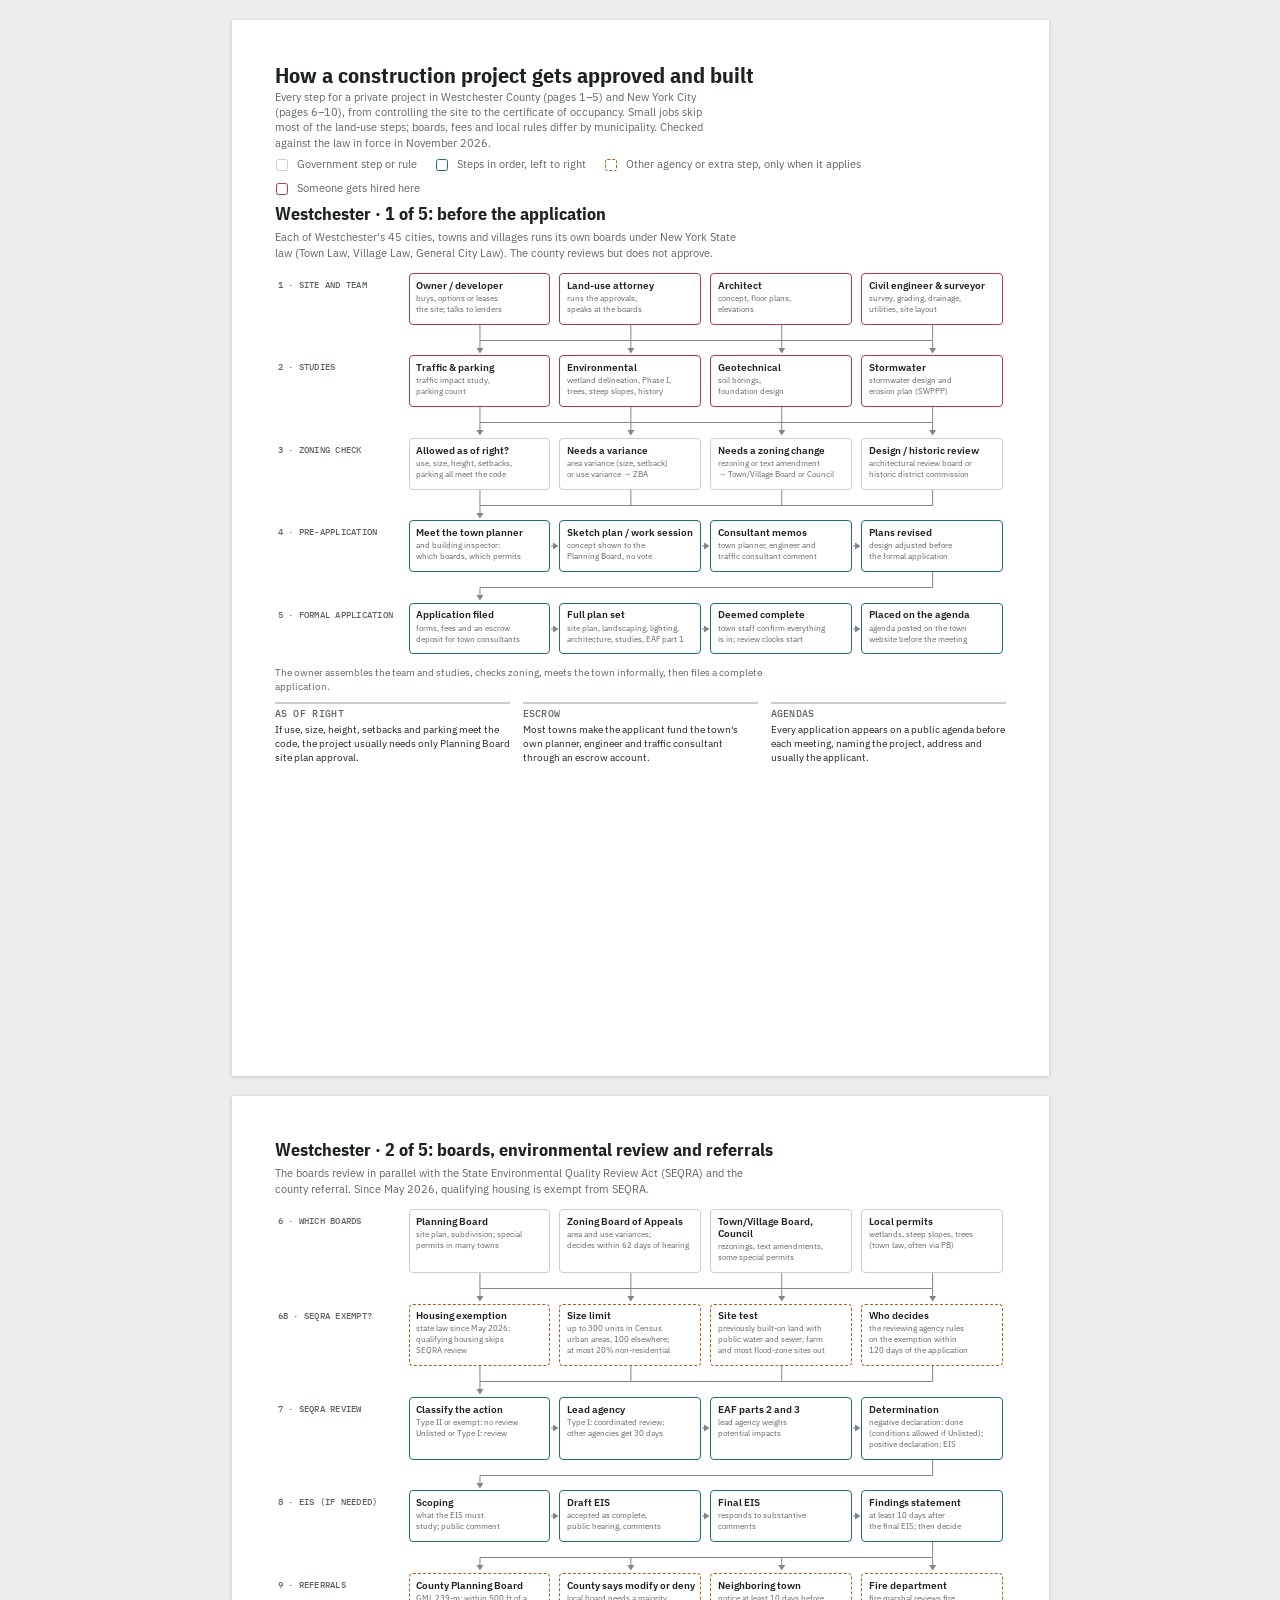
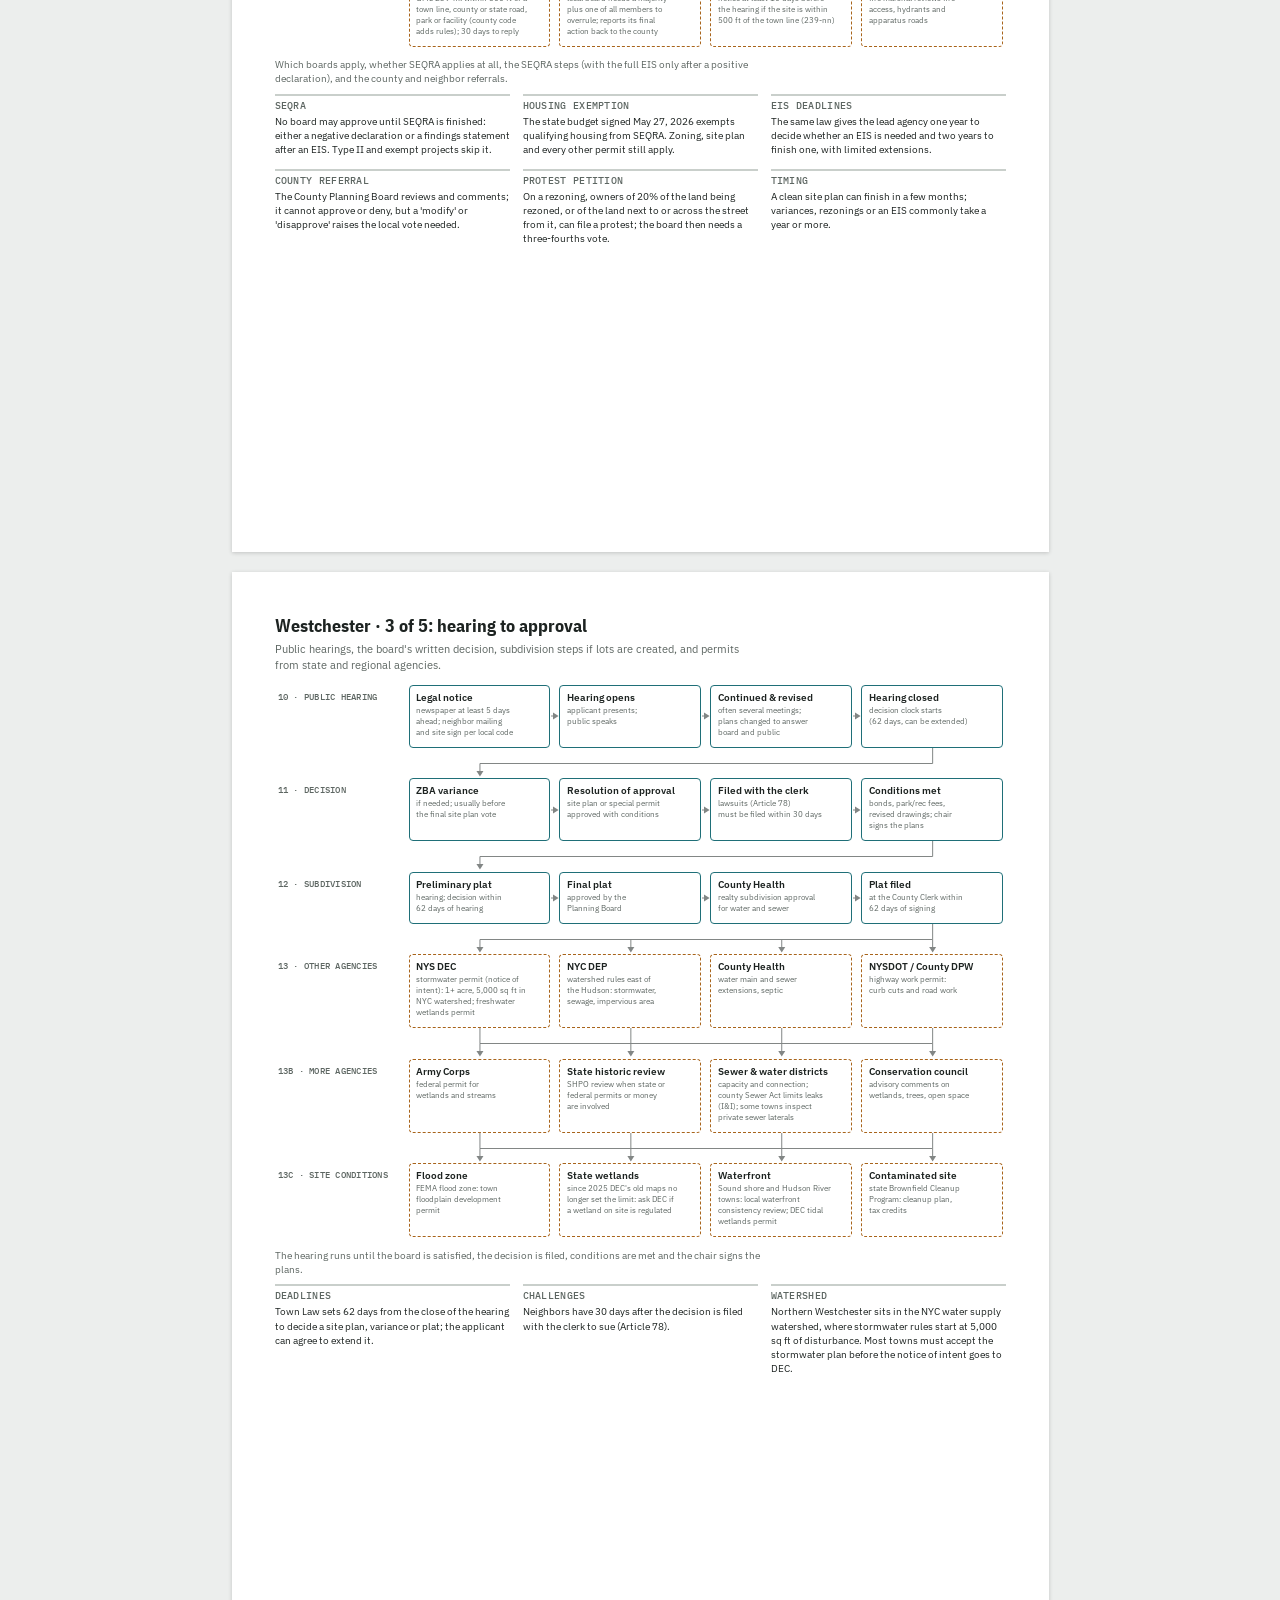
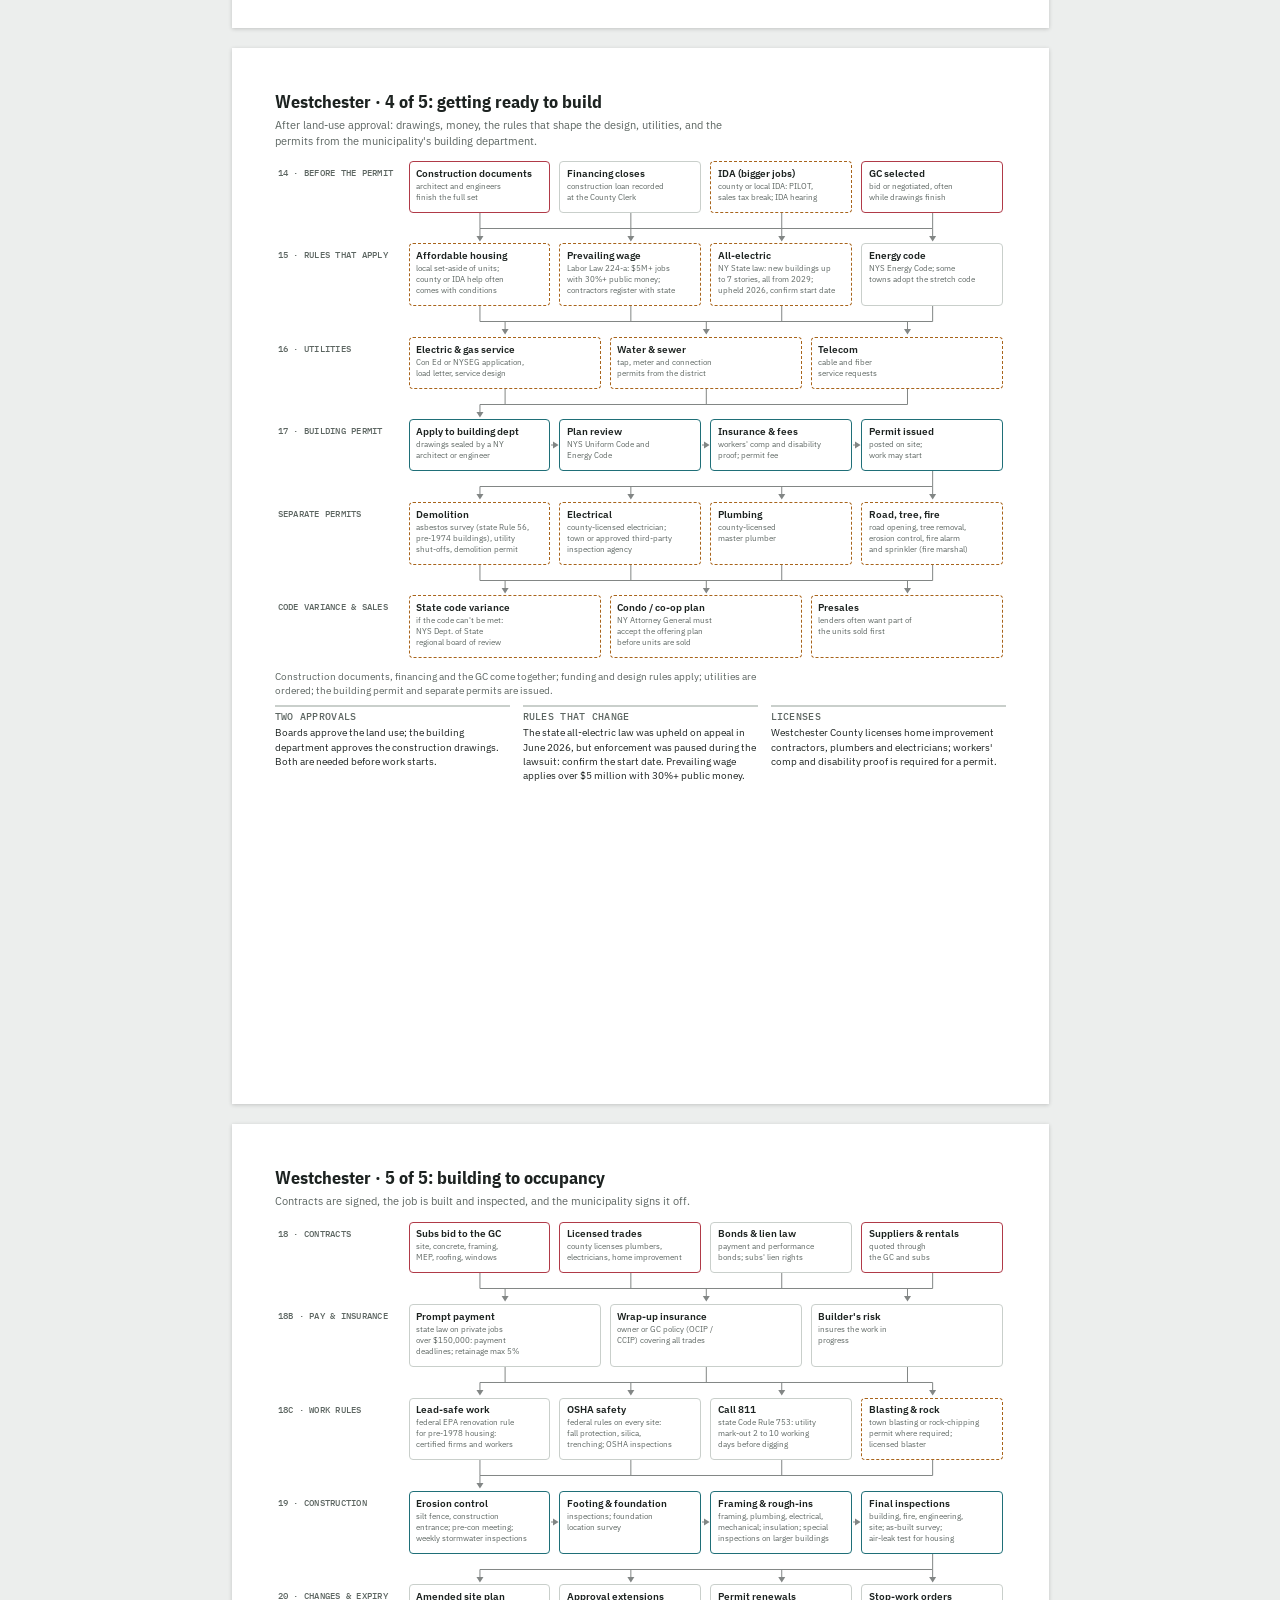
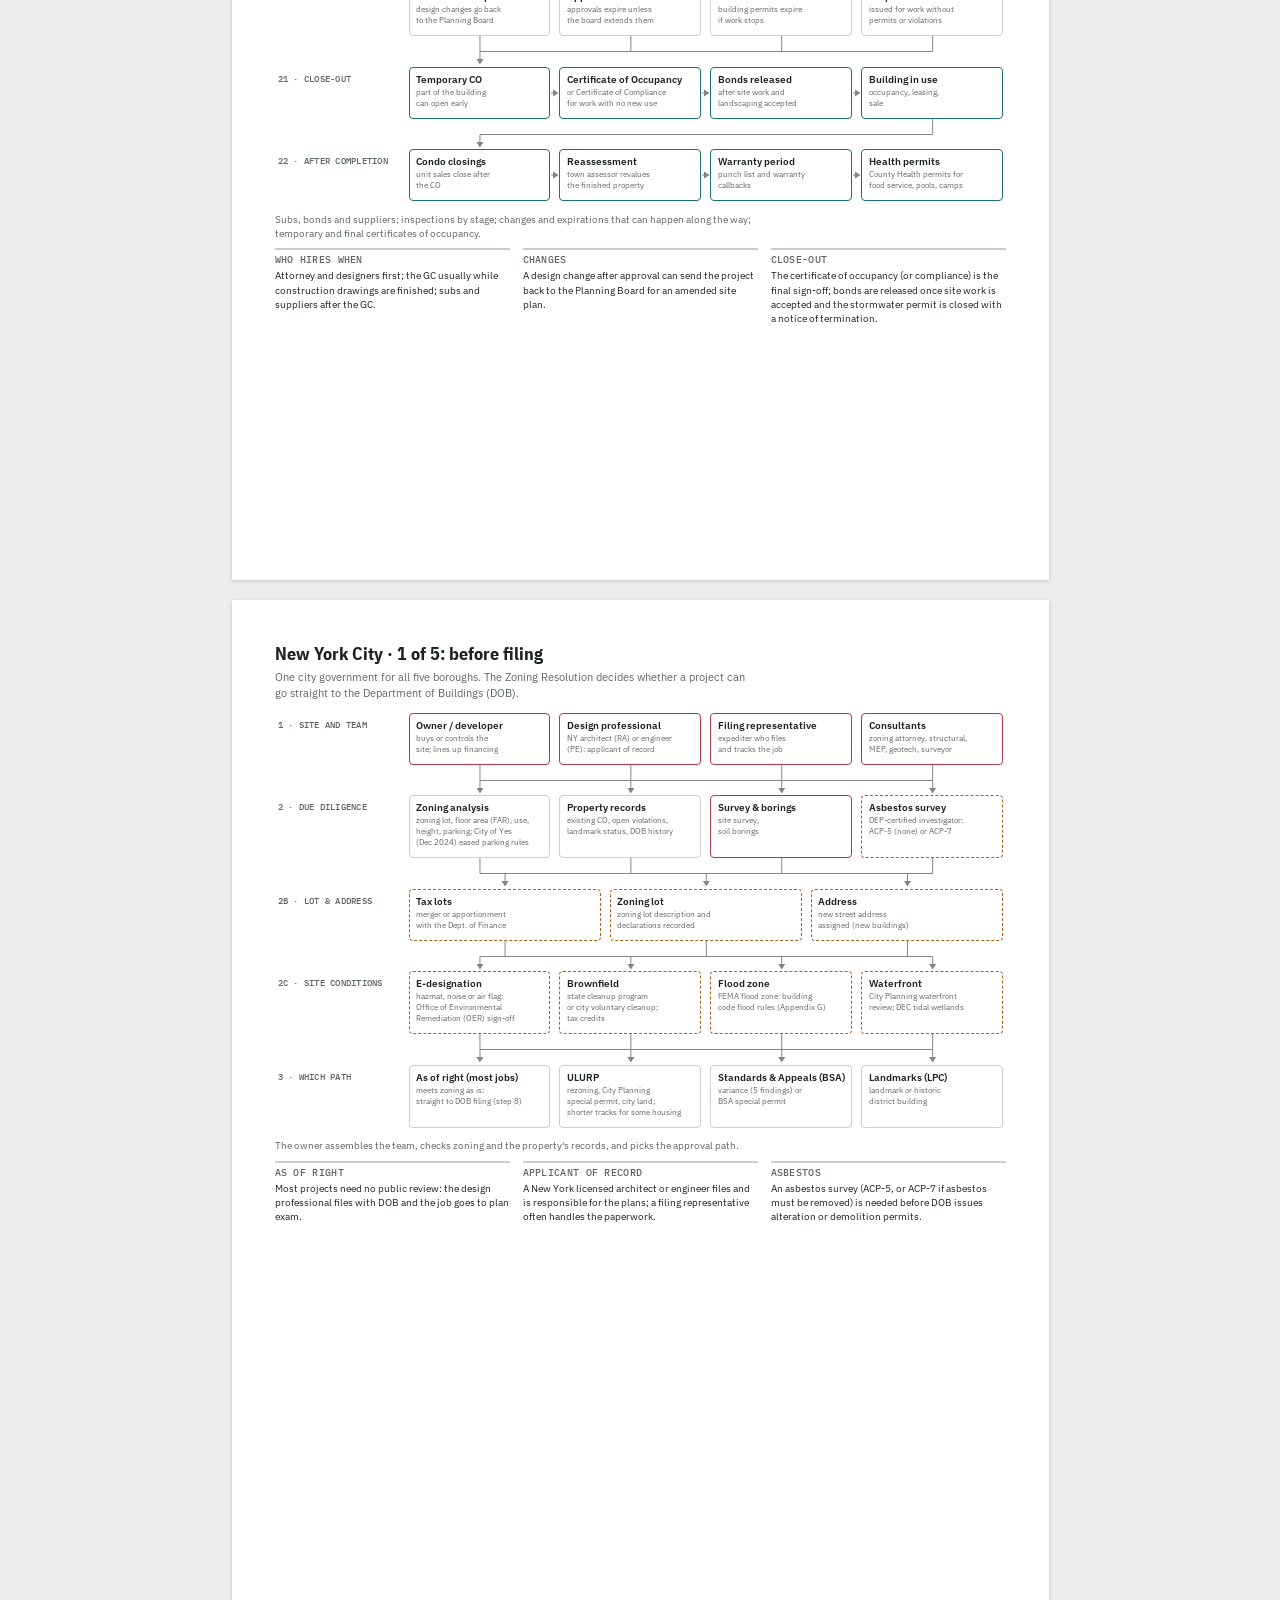
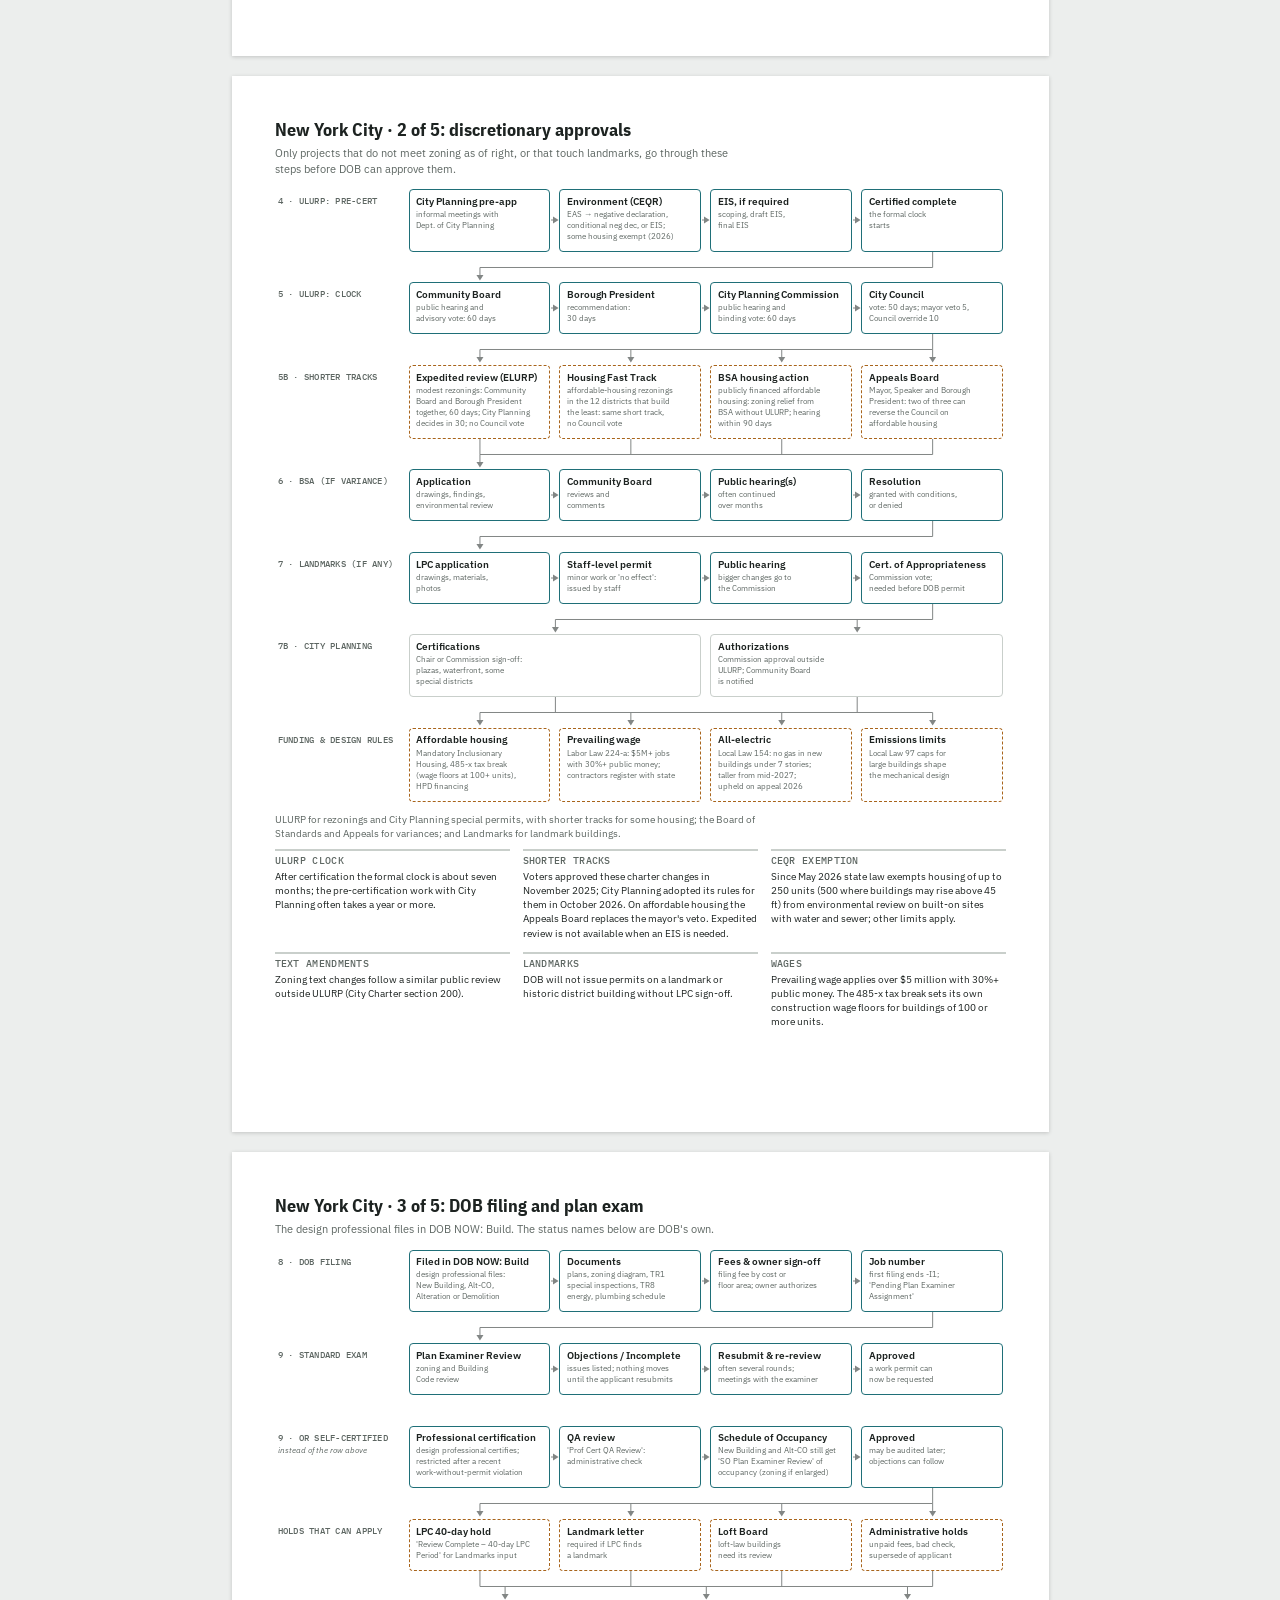
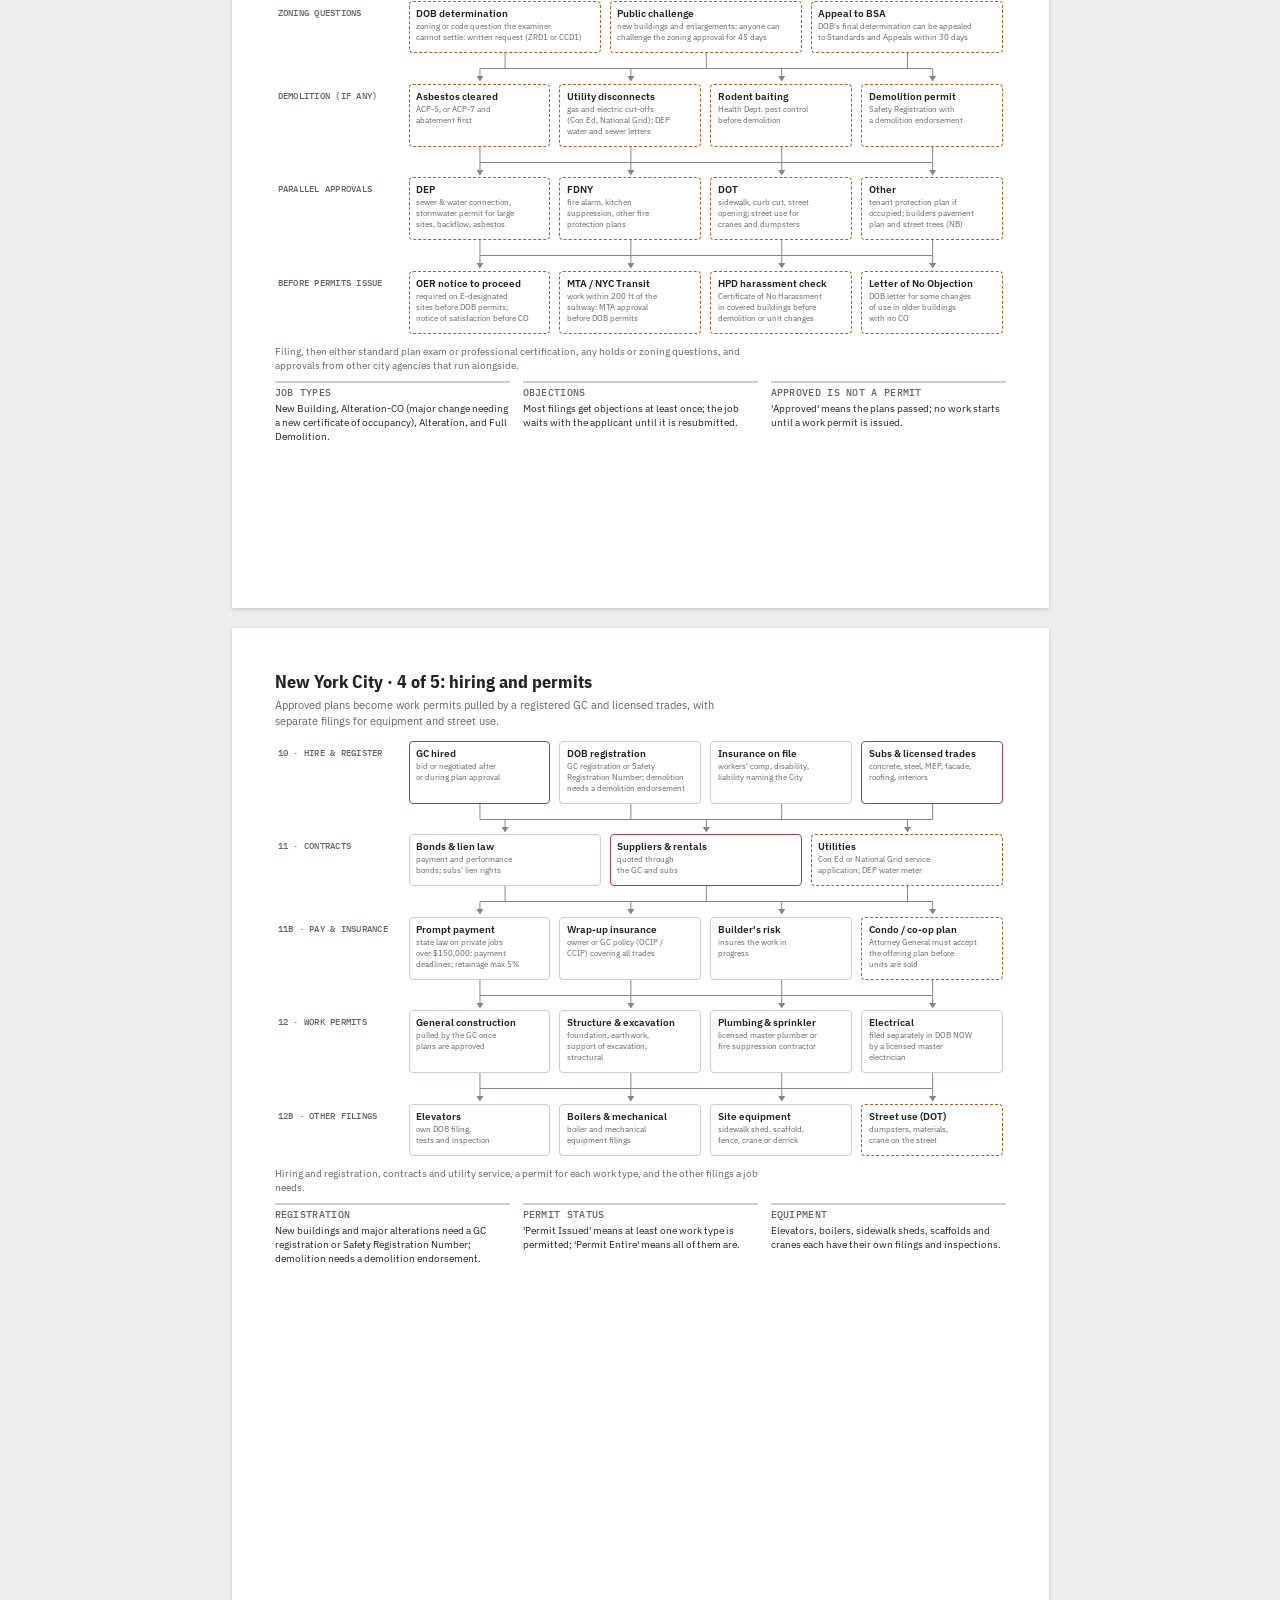
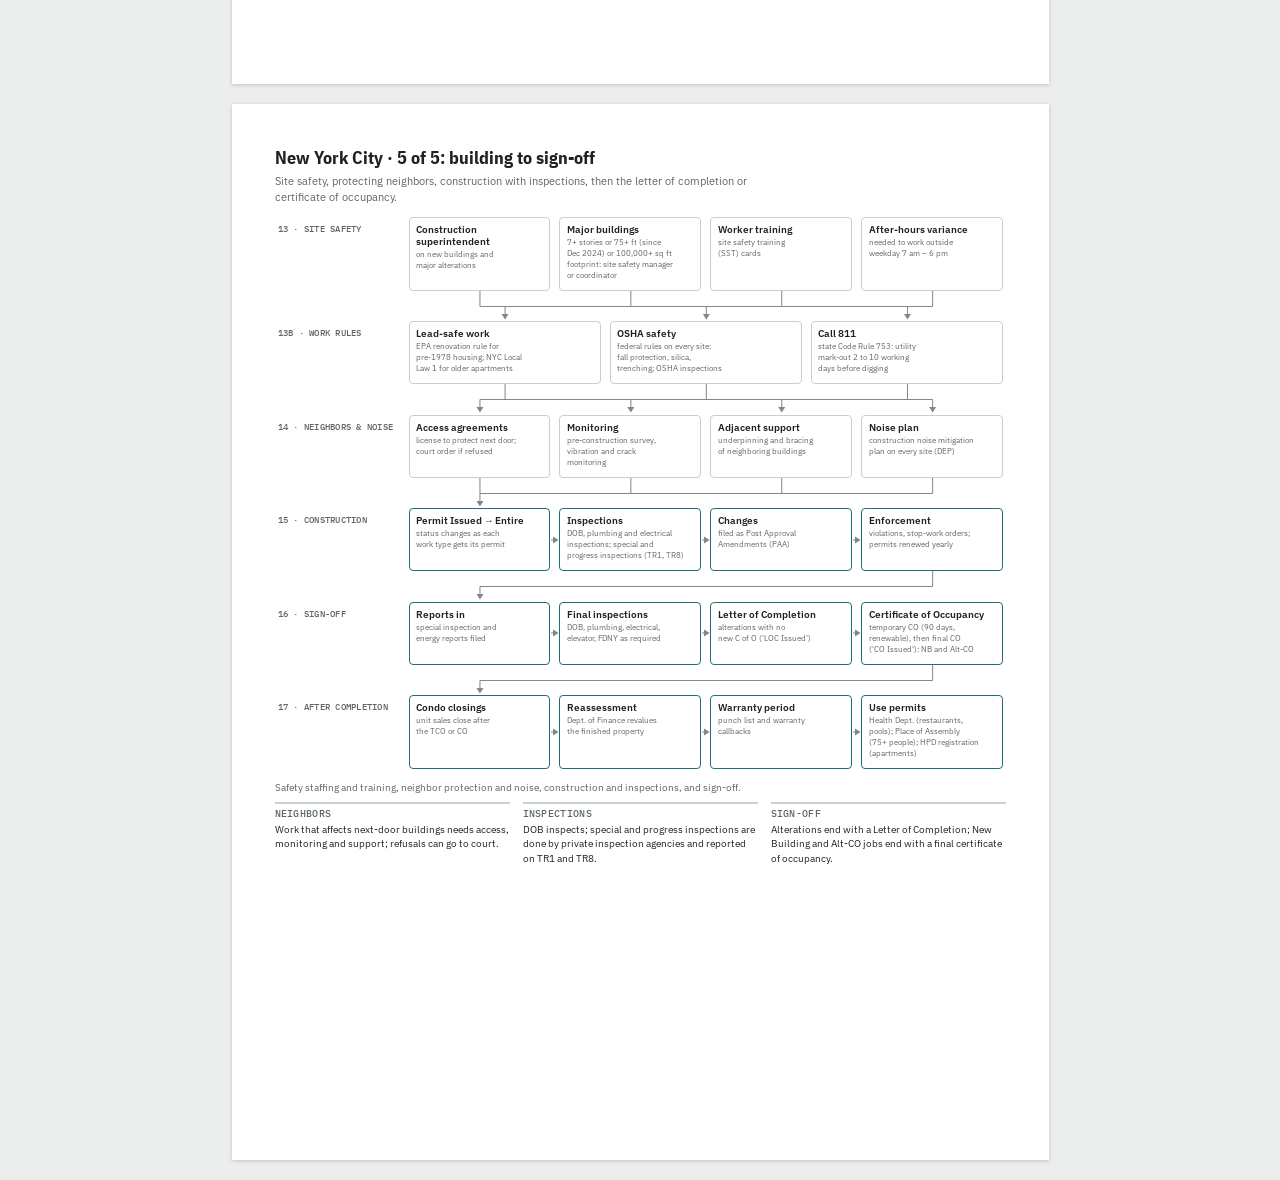
<file: docs/how-projects-get-approved.html>
<!DOCTYPE html>
<html lang="en">
<head>
<meta charset="utf-8">
<title>How Projects Get Approved</title>
<meta name="viewport" content="width=device-width, initial-scale=1">
<!--
  How a construction project gets approved and built (Westchester County and New York City).

  To change the content, edit the PAGES list in the script just below the styles.
  Each box is [kind, title, text]; kind is g (government step or rule), s (step in order),
  o (other agency or extra step, only when it applies) or h (someone gets hired here).
  A "\n" in the text is a line break. Rows whose boxes are all "s" get the left-to-right arrows.

  To make the PDF: run  node docs/print_pdf.cjs  (needs Playwright), or open this file in
  Chrome and print to PDF (Letter, default margins, background graphics on).
-->
<style>
@page { size: letter; margin: 43px; }
* { box-sizing: border-box; }
html { -webkit-print-color-adjust: exact; print-color-adjust: exact; }
body {
  margin: 0; background: #fff; color: #1d2321;
  font: 400 11px/15.4px "IBM Plex Sans", Inter, "Helvetica Neue", Arial, sans-serif;
}
.page { box-sizing: content-box; width: 731px; break-after: page; }
.page:last-child { break-after: auto; }
@media screen {
  body { background: #eceeed; }
  .page { margin: 20px auto; padding: 43px; min-height: 970px; background: #fff; box-shadow: 0 1px 4px rgba(0,0,0,.18); }
}
h1, h2 { font-family: "IBM Plex Sans Condensed", "IBM Plex Sans", Inter, sans-serif; font-weight: 700; color: #1d2321; margin: 0; }
h1 { font-size: 21.5px; line-height: 24.4px; margin-bottom: 2.3px; }
h2 { font-size: 18px; line-height: 22px; margin-bottom: 5.2px; }
.lede, .desc { color: #5d6662; margin: 0; max-width: 450px; }
.desc { max-width: 472px; }
.asof { color: #5d6662; margin: 0; }
.legend { display: flex; flex-wrap: wrap; gap: 8.6px 18px; margin: 6px 0 6.3px; color: #5d6662; max-width: 700px; }
.legend span { display: inline-flex; align-items: center; }
.legend i { width: 12px; height: 12px; border-radius: 2.5px; border: 1.5px solid #c9cfcb; margin: 0 9px 0 1px; flex: none; }
.legend i.s { border-color: #1f6f78; }
.legend i.o { border: 1.5px dashed #a8641b; }
.legend i.h { border-color: #b03a48; }

.diagram { margin-top: 12px; }
.row { display: grid; grid-template-columns: 134px 594.6px; }
.label {
  padding: 6px 4px 0 3px; color: #5d6662; text-transform: uppercase;
  font: 500 9px/12px "IBM Plex Mono", ui-monospace, Menlo, monospace; letter-spacing: .25px;
}
.label em {
  display: block; text-transform: none; letter-spacing: 0; margin-top: 1px;
  font: italic 400 8px/11px "IBM Plex Sans", Inter, sans-serif;
}
.boxes { display: grid; column-gap: 9px; }
.box {
  position: relative; background: #fff; border: 1.5px solid #c9cfcb; border-radius: 4px;
  padding: 5.7px 5px 9.95px 6.4px; min-width: 0;
}
.box.s { border-color: #1f6f78; }
.box.h { border-color: #b03a48; }
.box.o { border: 1.5px dashed #a8641b; }
.box b { display: block; font-weight: 600; font-size: 9.6px; line-height: 12.1px; color: #1d2321; }
.box p { margin: 0; font-size: 8.47px; line-height: 11px; color: #5d6662; }
.box .nx { position: absolute; right: -10.5px; top: 50%; margin-top: -4px; }
.link { display: block; margin-left: 134px; height: 30.75px; }
.link svg { display: block; overflow: visible; }
.caption { color: #5d6662; font-size: 10px; line-height: 14.2px; margin: 11.5px 0 0; max-width: 500px; }
.notes { display: grid; grid-template-columns: repeat(3, 235px); gap: 11px 13px; margin-top: 7.5px; }
.note { border-top: 2px solid #c9cfcb; padding-top: 3px; font-size: 10px; line-height: 14.2px; }
.note h3 {
  margin: 0 0 2px; color: #5d6662; text-transform: uppercase;
  font: 500 10px/14px "IBM Plex Mono", ui-monospace, Menlo, monospace; letter-spacing: .3px;
}
.note p { margin: 0; }
</style>
</head>
<body>
<script>
const PAGES = [
/* ---------------------------------------------------------------- Westchester 1 */
{
  h2: "Westchester · 1 of 5: before the application",
  desc: "Each of Westchester's 45 cities, towns and villages runs its own boards under New York State law (Town Law, Village Law, General City Law). The county reviews but does not approve.",
  rows: [
    { l: "1 · Site and team", b: [
      ["h", "Owner / developer", "buys, options or leases\nthe site; talks to lenders"],
      ["h", "Land-use attorney", "runs the approvals,\nspeaks at the boards"],
      ["h", "Architect", "concept, floor plans,\nelevations"],
      ["h", "Civil engineer & surveyor", "survey, grading, drainage,\nutilities, site layout"] ] },
    { l: "2 · Studies", b: [
      ["h", "Traffic & parking", "traffic impact study,\nparking count"],
      ["h", "Environmental", "wetland delineation, Phase I,\ntrees, steep slopes, history"],
      ["h", "Geotechnical", "soil borings,\nfoundation design"],
      ["h", "Stormwater", "stormwater design and\nerosion plan (SWPPP)"] ] },
    { l: "3 · Zoning check", b: [
      ["g", "Allowed as of right?", "use, size, height, setbacks,\nparking all meet the code"],
      ["g", "Needs a variance", "area variance (size, setback)\nor use variance → ZBA"],
      ["g", "Needs a zoning change", "rezoning or text amendment\n→ Town/Village Board or Council"],
      ["g", "Design / historic review", "architectural review board or\nhistoric district commission"] ] },
    { l: "4 · Pre-application", b: [
      ["s", "Meet the town planner", "and building inspector:\nwhich boards, which permits"],
      ["s", "Sketch plan / work session", "concept shown to the\nPlanning Board, no vote"],
      ["s", "Consultant memos", "town planner, engineer and\ntraffic consultant comment"],
      ["s", "Plans revised", "design adjusted before\nthe formal application"] ] },
    { l: "5 · Formal application", b: [
      ["s", "Application filed", "forms, fees and an escrow\ndeposit for town consultants"],
      ["s", "Full plan set", "site plan, landscaping, lighting,\narchitecture, studies, EAF part 1"],
      ["s", "Deemed complete", "town staff confirm everything\nis in; review clocks start"],
      ["s", "Placed on the agenda", "agenda posted on the town\nwebsite before the meeting"] ] },
  ],
  cap: "The owner assembles the team and studies, checks zoning, meets the town informally, then files a complete application.",
  notes: [
    ["As of right", "If use, size, height, setbacks and parking meet the code, the project usually needs only Planning Board site plan approval."],
    ["Escrow", "Most towns make the applicant fund the town's own planner, engineer and traffic consultant through an escrow account."],
    ["Agendas", "Every application appears on a public agenda before each meeting, naming the project, address and usually the applicant."],
  ],
},
/* ---------------------------------------------------------------- Westchester 2 */
{
  h2: "Westchester · 2 of 5: boards, environmental review and referrals",
  desc: "The boards review in parallel with the State Environmental Quality Review Act (SEQRA) and the county referral. Since May 2026, qualifying housing is exempt from SEQRA.",
  rows: [
    { l: "6 · Which boards", b: [
      ["g", "Planning Board", "site plan, subdivision; special\npermits in many towns"],
      ["g", "Zoning Board of Appeals", "area and use variances;\ndecides within 62 days of hearing"],
      ["g", "Town/Village Board, Council", "rezonings, text amendments,\nsome special permits"],
      ["g", "Local permits", "wetlands, steep slopes, trees\n(town law, often via PB)"] ] },
    { l: "6B · SEQRA exempt?", b: [
      ["o", "Housing exemption", "state law since May 2026:\nqualifying housing skips\nSEQRA review"],
      ["o", "Size limit", "up to 300 units in Census\nurban areas, 100 elsewhere;\nat most 20% non-residential"],
      ["o", "Site test", "previously built-on land with\npublic water and sewer; farm\nand most flood-zone sites out"],
      ["o", "Who decides", "the reviewing agency rules\non the exemption within\n120 days of the application"] ] },
    { l: "7 · SEQRA review", b: [
      ["s", "Classify the action", "Type II or exempt: no review\nUnlisted or Type I: review"],
      ["s", "Lead agency", "Type I: coordinated review;\nother agencies get 30 days"],
      ["s", "EAF parts 2 and 3", "lead agency weighs\npotential impacts"],
      ["s", "Determination", "negative declaration: done\n(conditions allowed if Unlisted);\npositive declaration: EIS"] ] },
    { l: "8 · EIS (if needed)", b: [
      ["s", "Scoping", "what the EIS must\nstudy; public comment"],
      ["s", "Draft EIS", "accepted as complete,\npublic hearing, comments"],
      ["s", "Final EIS", "responds to substantive\ncomments"],
      ["s", "Findings statement", "at least 10 days after\nthe final EIS; then decide"] ] },
    { l: "9 · Referrals", b: [
      ["o", "County Planning Board", "GML 239-m: within 500 ft of a\ntown line, county or state road,\npark or facility (county code\nadds rules); 30 days to reply"],
      ["o", "County says modify or deny", "local board needs a majority\nplus one of all members to\noverrule; reports its final\naction back to the county"],
      ["o", "Neighboring town", "notice at least 10 days before\nthe hearing if the site is within\n500 ft of the town line (239-nn)"],
      ["o", "Fire department", "fire marshal reviews fire\naccess, hydrants and\napparatus roads"] ] },
  ],
  cap: "Which boards apply, whether SEQRA applies at all, the SEQRA steps (with the full EIS only after a positive declaration), and the county and neighbor referrals.",
  notes: [
    ["SEQRA", "No board may approve until SEQRA is finished: either a negative declaration or a findings statement after an EIS. Type II and exempt projects skip it."],
    ["Housing exemption", "The state budget signed May 27, 2026 exempts qualifying housing from SEQRA. Zoning, site plan and every other permit still apply."],
    ["EIS deadlines", "The same law gives the lead agency one year to decide whether an EIS is needed and two years to finish one, with limited extensions."],
    ["County referral", "The County Planning Board reviews and comments; it cannot approve or deny, but a 'modify' or 'disapprove' raises the local vote needed."],
    ["Protest petition", "On a rezoning, owners of 20% of the land being rezoned, or of the land next to or across the street from it, can file a protest; the board then needs a three-fourths vote."],
    ["Timing", "A clean site plan can finish in a few months; variances, rezonings or an EIS commonly take a year or more."],
  ],
},
/* ---------------------------------------------------------------- Westchester 3 */
{
  h2: "Westchester · 3 of 5: hearing to approval",
  desc: "Public hearings, the board's written decision, subdivision steps if lots are created, and permits from state and regional agencies.",
  rows: [
    { l: "10 · Public hearing", b: [
      ["s", "Legal notice", "newspaper at least 5 days\nahead; neighbor mailing\nand site sign per local code"],
      ["s", "Hearing opens", "applicant presents;\npublic speaks"],
      ["s", "Continued & revised", "often several meetings;\nplans changed to answer\nboard and public"],
      ["s", "Hearing closed", "decision clock starts\n(62 days, can be extended)"] ] },
    { l: "11 · Decision", b: [
      ["s", "ZBA variance", "if needed; usually before\nthe final site plan vote"],
      ["s", "Resolution of approval", "site plan or special permit\napproved with conditions"],
      ["s", "Filed with the clerk", "lawsuits (Article 78)\nmust be filed within 30 days"],
      ["s", "Conditions met", "bonds, park/rec fees,\nrevised drawings; chair\nsigns the plans"] ] },
    { l: "12 · Subdivision", b: [
      ["s", "Preliminary plat", "hearing; decision within\n62 days of hearing"],
      ["s", "Final plat", "approved by the\nPlanning Board"],
      ["s", "County Health", "realty subdivision approval\nfor water and sewer"],
      ["s", "Plat filed", "at the County Clerk within\n62 days of signing"] ] },
    { l: "13 · Other agencies", b: [
      ["o", "NYS DEC", "stormwater permit (notice of\nintent): 1+ acre, 5,000 sq ft in\nNYC watershed; freshwater\nwetlands permit"],
      ["o", "NYC DEP", "watershed rules east of\nthe Hudson: stormwater,\nsewage, impervious area"],
      ["o", "County Health", "water main and sewer\nextensions, septic"],
      ["o", "NYSDOT / County DPW", "highway work permit:\ncurb cuts and road work"] ] },
    { l: "13B · More agencies", b: [
      ["o", "Army Corps", "federal permit for\nwetlands and streams"],
      ["o", "State historic review", "SHPO review when state or\nfederal permits or money\nare involved"],
      ["o", "Sewer & water districts", "capacity and connection;\ncounty Sewer Act limits leaks\n(I&I); some towns inspect\nprivate sewer laterals"],
      ["o", "Conservation council", "advisory comments on\nwetlands, trees, open space"] ] },
    { l: "13C · Site conditions", b: [
      ["o", "Flood zone", "FEMA flood zone: town\nfloodplain development\npermit"],
      ["o", "State wetlands", "since 2025 DEC's old maps no\nlonger set the limit: ask DEC if\na wetland on site is regulated"],
      ["o", "Waterfront", "Sound shore and Hudson River\ntowns: local waterfront\nconsistency review; DEC tidal\nwetlands permit"],
      ["o", "Contaminated site", "state Brownfield Cleanup\nProgram: cleanup plan,\ntax credits"] ] },
  ],
  cap: "The hearing runs until the board is satisfied, the decision is filed, conditions are met and the chair signs the plans.",
  notes: [
    ["Deadlines", "Town Law sets 62 days from the close of the hearing to decide a site plan, variance or plat; the applicant can agree to extend it."],
    ["Challenges", "Neighbors have 30 days after the decision is filed with the clerk to sue (Article 78)."],
    ["Watershed", "Northern Westchester sits in the NYC water supply watershed, where stormwater rules start at 5,000 sq ft of disturbance. Most towns must accept the stormwater plan before the notice of intent goes to DEC."],
  ],
},
/* ---------------------------------------------------------------- Westchester 4 */
{
  h2: "Westchester · 4 of 5: getting ready to build",
  desc: "After land-use approval: drawings, money, the rules that shape the design, utilities, and the permits from the municipality's building department.",
  rows: [
    { l: "14 · Before the permit", b: [
      ["h", "Construction documents", "architect and engineers\nfinish the full set"],
      ["g", "Financing closes", "construction loan recorded\nat the County Clerk"],
      ["o", "IDA (bigger jobs)", "county or local IDA: PILOT,\nsales tax break; IDA hearing"],
      ["h", "GC selected", "bid or negotiated, often\nwhile drawings finish"] ] },
    { l: "15 · Rules that apply", b: [
      ["o", "Affordable housing", "local set-aside of units;\ncounty or IDA help often\ncomes with conditions"],
      ["o", "Prevailing wage", "Labor Law 224-a: $5M+ jobs\nwith 30%+ public money;\ncontractors register with state"],
      ["o", "All-electric", "NY State law: new buildings up\nto 7 stories, all from 2029;\nupheld 2026, confirm start date"],
      ["g", "Energy code", "NYS Energy Code; some\ntowns adopt the stretch code"] ] },
    { l: "16 · Utilities", b: [
      ["o", "Electric & gas service", "Con Ed or NYSEG application,\nload letter, service design"],
      ["o", "Water & sewer", "tap, meter and connection\npermits from the district"],
      ["o", "Telecom", "cable and fiber\nservice requests"] ] },
    { l: "17 · Building permit", b: [
      ["s", "Apply to building dept", "drawings sealed by a NY\narchitect or engineer"],
      ["s", "Plan review", "NYS Uniform Code and\nEnergy Code"],
      ["s", "Insurance & fees", "workers' comp and disability\nproof; permit fee"],
      ["s", "Permit issued", "posted on site;\nwork may start"] ] },
    { l: "Separate permits", b: [
      ["o", "Demolition", "asbestos survey (state Rule 56,\npre-1974 buildings), utility\nshut-offs, demolition permit"],
      ["o", "Electrical", "county-licensed electrician;\ntown or approved third-party\ninspection agency"],
      ["o", "Plumbing", "county-licensed\nmaster plumber"],
      ["o", "Road, tree, fire", "road opening, tree removal,\nerosion control, fire alarm\nand sprinkler (fire marshal)"] ] },
    { l: "Code variance & sales", b: [
      ["o", "State code variance", "if the code can't be met:\nNYS Dept. of State\nregional board of review"],
      ["o", "Condo / co-op plan", "NY Attorney General must\naccept the offering plan\nbefore units are sold"],
      ["o", "Presales", "lenders often want part of\nthe units sold first"] ] },
  ],
  cap: "Construction documents, financing and the GC come together; funding and design rules apply; utilities are ordered; the building permit and separate permits are issued.",
  notes: [
    ["Two approvals", "Boards approve the land use; the building department approves the construction drawings. Both are needed before work starts."],
    ["Rules that change", "The state all-electric law was upheld on appeal in June 2026, but enforcement was paused during the lawsuit: confirm the start date. Prevailing wage applies over $5 million with 30%+ public money."],
    ["Licenses", "Westchester County licenses home improvement contractors, plumbers and electricians; workers' comp and disability proof is required for a permit."],
  ],
},
/* ---------------------------------------------------------------- Westchester 5 */
{
  h2: "Westchester · 5 of 5: building to occupancy",
  desc: "Contracts are signed, the job is built and inspected, and the municipality signs it off.",
  rows: [
    { l: "18 · Contracts", b: [
      ["h", "Subs bid to the GC", "site, concrete, framing,\nMEP, roofing, windows"],
      ["h", "Licensed trades", "county licenses plumbers,\nelectricians, home improvement"],
      ["g", "Bonds & lien law", "payment and performance\nbonds; subs' lien rights"],
      ["h", "Suppliers & rentals", "quoted through\nthe GC and subs"] ] },
    { l: "18B · Pay & insurance", b: [
      ["g", "Prompt payment", "state law on private jobs\nover $150,000: payment\ndeadlines; retainage max 5%"],
      ["g", "Wrap-up insurance", "owner or GC policy (OCIP /\nCCIP) covering all trades"],
      ["g", "Builder's risk", "insures the work in\nprogress"] ] },
    { l: "18C · Work rules", b: [
      ["g", "Lead-safe work", "federal EPA renovation rule\nfor pre-1978 housing:\ncertified firms and workers"],
      ["g", "OSHA safety", "federal rules on every site:\nfall protection, silica,\ntrenching; OSHA inspections"],
      ["g", "Call 811", "state Code Rule 753: utility\nmark-out 2 to 10 working\ndays before digging"],
      ["o", "Blasting & rock", "town blasting or rock-chipping\npermit where required;\nlicensed blaster"] ] },
    { l: "19 · Construction", b: [
      ["s", "Erosion control", "silt fence, construction\nentrance; pre-con meeting;\nweekly stormwater inspections"],
      ["s", "Footing & foundation", "inspections; foundation\nlocation survey"],
      ["s", "Framing & rough-ins", "framing, plumbing, electrical,\nmechanical; insulation; special\ninspections on larger buildings"],
      ["s", "Final inspections", "building, fire, engineering,\nsite; as-built survey;\nair-leak test for housing"] ] },
    { l: "20 · Changes & expiry", b: [
      ["g", "Amended site plan", "design changes go back\nto the Planning Board"],
      ["g", "Approval extensions", "approvals expire unless\nthe board extends them"],
      ["g", "Permit renewals", "building permits expire\nif work stops"],
      ["g", "Stop-work orders", "issued for work without\npermits or violations"] ] },
    { l: "21 · Close-out", b: [
      ["s", "Temporary CO", "part of the building\ncan open early"],
      ["s", "Certificate of Occupancy", "or Certificate of Compliance\nfor work with no new use"],
      ["s", "Bonds released", "after site work and\nlandscaping accepted"],
      ["s", "Building in use", "occupancy, leasing,\nsale"] ] },
    { l: "22 · After completion", b: [
      ["s", "Condo closings", "unit sales close after\nthe CO"],
      ["s", "Reassessment", "town assessor revalues\nthe finished property"],
      ["s", "Warranty period", "punch list and warranty\ncallbacks"],
      ["s", "Health permits", "County Health permits for\nfood service, pools, camps"] ] },
  ],
  cap: "Subs, bonds and suppliers; inspections by stage; changes and expirations that can happen along the way; temporary and final certificates of occupancy.",
  notes: [
    ["Who hires when", "Attorney and designers first; the GC usually while construction drawings are finished; subs and suppliers after the GC."],
    ["Changes", "A design change after approval can send the project back to the Planning Board for an amended site plan."],
    ["Close-out", "The certificate of occupancy (or compliance) is the final sign-off; bonds are released once site work is accepted and the stormwater permit is closed with a notice of termination."],
  ],
},
/* ---------------------------------------------------------------- NYC 1 */
{
  h2: "New York City · 1 of 5: before filing",
  desc: "One city government for all five boroughs. The Zoning Resolution decides whether a project can go straight to the Department of Buildings (DOB).",
  rows: [
    { l: "1 · Site and team", b: [
      ["h", "Owner / developer", "buys or controls the\nsite; lines up financing"],
      ["h", "Design professional", "NY architect (RA) or engineer\n(PE): applicant of record"],
      ["h", "Filing representative", "expediter who files\nand tracks the job"],
      ["h", "Consultants", "zoning attorney, structural,\nMEP, geotech, surveyor"] ] },
    { l: "2 · Due diligence", b: [
      ["g", "Zoning analysis", "zoning lot, floor area (FAR), use,\nheight, parking; City of Yes\n(Dec 2024) eased parking rules"],
      ["g", "Property records", "existing CO, open violations,\nlandmark status, DOB history"],
      ["h", "Survey & borings", "site survey,\nsoil borings"],
      ["o", "Asbestos survey", "DEP-certified investigator:\nACP-5 (none) or ACP-7"] ] },
    { l: "2B · Lot & address", b: [
      ["o", "Tax lots", "merger or apportionment\nwith the Dept. of Finance"],
      ["o", "Zoning lot", "zoning lot description and\ndeclarations recorded"],
      ["o", "Address", "new street address\nassigned (new buildings)"] ] },
    { l: "2C · Site conditions", b: [
      ["o", "E-designation", "hazmat, noise or air flag:\nOffice of Environmental\nRemediation (OER) sign-off"],
      ["o", "Brownfield", "state cleanup program\nor city voluntary cleanup;\ntax credits"],
      ["o", "Flood zone", "FEMA flood zone: building\ncode flood rules (Appendix G)"],
      ["o", "Waterfront", "City Planning waterfront\nreview; DEC tidal wetlands"] ] },
    { l: "3 · Which path", b: [
      ["g", "As of right (most jobs)", "meets zoning as is:\nstraight to DOB filing (step 8)"],
      ["g", "ULURP", "rezoning, City Planning\nspecial permit, city land;\nshorter tracks for some housing"],
      ["g", "Standards & Appeals (BSA)", "variance (5 findings) or\nBSA special permit"],
      ["g", "Landmarks (LPC)", "landmark or historic\ndistrict building"] ] },
  ],
  cap: "The owner assembles the team, checks zoning and the property's records, and picks the approval path.",
  notes: [
    ["As of right", "Most projects need no public review: the design professional files with DOB and the job goes to plan exam."],
    ["Applicant of record", "A New York licensed architect or engineer files and is responsible for the plans; a filing representative often handles the paperwork."],
    ["Asbestos", "An asbestos survey (ACP-5, or ACP-7 if asbestos must be removed) is needed before DOB issues alteration or demolition permits."],
  ],
},
/* ---------------------------------------------------------------- NYC 2 */
{
  h2: "New York City · 2 of 5: discretionary approvals",
  desc: "Only projects that do not meet zoning as of right, or that touch landmarks, go through these steps before DOB can approve them.",
  rows: [
    { l: "4 · ULURP: pre-cert", b: [
      ["s", "City Planning pre-app", "informal meetings with\nDept. of City Planning"],
      ["s", "Environment (CEQR)", "EAS → negative declaration,\nconditional neg dec, or EIS;\nsome housing exempt (2026)"],
      ["s", "EIS, if required", "scoping, draft EIS,\nfinal EIS"],
      ["s", "Certified complete", "the formal clock\nstarts"] ] },
    { l: "5 · ULURP: clock", b: [
      ["s", "Community Board", "public hearing and\nadvisory vote: 60 days"],
      ["s", "Borough President", "recommendation:\n30 days"],
      ["s", "City Planning Commission", "public hearing and\nbinding vote: 60 days"],
      ["s", "City Council", "vote: 50 days; mayor veto 5,\nCouncil override 10"] ] },
    { l: "5B · Shorter tracks", b: [
      ["o", "Expedited review (ELURP)", "modest rezonings: Community\nBoard and Borough President\ntogether, 60 days; City Planning\ndecides in 30; no Council vote"],
      ["o", "Housing Fast Track", "affordable-housing rezonings\nin the 12 districts that build\nthe least: same short track,\nno Council vote"],
      ["o", "BSA housing action", "publicly financed affordable\nhousing: zoning relief from\nBSA without ULURP; hearing\nwithin 90 days"],
      ["o", "Appeals Board", "Mayor, Speaker and Borough\nPresident: two of three can\nreverse the Council on\naffordable housing"] ] },
    { l: "6 · BSA (if variance)", b: [
      ["s", "Application", "drawings, findings,\nenvironmental review"],
      ["s", "Community Board", "reviews and\ncomments"],
      ["s", "Public hearing(s)", "often continued\nover months"],
      ["s", "Resolution", "granted with conditions,\nor denied"] ] },
    { l: "7 · Landmarks (if any)", b: [
      ["s", "LPC application", "drawings, materials,\nphotos"],
      ["s", "Staff-level permit", "minor work or 'no effect':\nissued by staff"],
      ["s", "Public hearing", "bigger changes go to\nthe Commission"],
      ["s", "Cert. of Appropriateness", "Commission vote;\nneeded before DOB permit"] ] },
    { l: "7B · City Planning", b: [
      ["g", "Certifications", "Chair or Commission sign-off:\nplazas, waterfront, some\nspecial districts"],
      ["g", "Authorizations", "Commission approval outside\nULURP; Community Board\nis notified"] ] },
    { l: "Funding & design rules", b: [
      ["o", "Affordable housing", "Mandatory Inclusionary\nHousing, 485-x tax break\n(wage floors at 100+ units),\nHPD financing"],
      ["o", "Prevailing wage", "Labor Law 224-a: $5M+ jobs\nwith 30%+ public money;\ncontractors register with state"],
      ["o", "All-electric", "Local Law 154: no gas in new\nbuildings under 7 stories;\ntaller from mid-2027;\nupheld on appeal 2026"],
      ["o", "Emissions limits", "Local Law 97 caps for\nlarge buildings shape\nthe mechanical design"] ] },
  ],
  cap: "ULURP for rezonings and City Planning special permits, with shorter tracks for some housing; the Board of Standards and Appeals for variances; and Landmarks for landmark buildings.",
  notes: [
    ["ULURP clock", "After certification the formal clock is about seven months; the pre-certification work with City Planning often takes a year or more."],
    ["Shorter tracks", "Voters approved these charter changes in November 2025; City Planning adopted its rules for them in October 2026. On affordable housing the Appeals Board replaces the mayor's veto. Expedited review is not available when an EIS is needed."],
    ["CEQR exemption", "Since May 2026 state law exempts housing of up to 250 units (500 where buildings may rise above 45 ft) from environmental review on built-on sites with water and sewer; other limits apply."],
    ["Text amendments", "Zoning text changes follow a similar public review outside ULURP (City Charter section 200)."],
    ["Landmarks", "DOB will not issue permits on a landmark or historic district building without LPC sign-off."],
    ["Wages", "Prevailing wage applies over $5 million with 30%+ public money. The 485-x tax break sets its own construction wage floors for buildings of 100 or more units."],
  ],
},
/* ---------------------------------------------------------------- NYC 3 */
{
  h2: "New York City · 3 of 5: DOB filing and plan exam",
  desc: "The design professional files in DOB NOW: Build. The status names below are DOB's own.",
  rows: [
    { l: "8 · DOB filing", b: [
      ["s", "Filed in DOB NOW: Build", "design professional files:\nNew Building, Alt-CO,\nAlteration or Demolition"],
      ["s", "Documents", "plans, zoning diagram, TR1\nspecial inspections, TR8\nenergy, plumbing schedule"],
      ["s", "Fees & owner sign-off", "filing fee by cost or\nfloor area; owner authorizes"],
      ["s", "Job number", "first filing ends -I1;\n'Pending Plan Examiner\nAssignment'"] ] },
    { l: "9 · Standard exam", b: [
      ["s", "Plan Examiner Review", "zoning and Building\nCode review"],
      ["s", "Objections / Incomplete", "issues listed; nothing moves\nuntil the applicant resubmits"],
      ["s", "Resubmit & re-review", "often several rounds;\nmeetings with the examiner"],
      ["s", "Approved", "a work permit can\nnow be requested"] ] },
    { l: "9 · Or self-certified", ls: "instead of the row above", link: "none", b: [
      ["s", "Professional certification", "design professional certifies;\nrestricted after a recent\nwork-without-permit violation"],
      ["s", "QA review", "'Prof Cert QA Review':\nadministrative check"],
      ["s", "Schedule of Occupancy", "New Building and Alt-CO still get\n'SO Plan Examiner Review' of\noccupancy (zoning if enlarged)"],
      ["s", "Approved", "may be audited later;\nobjections can follow"] ] },
    { l: "Holds that can apply", b: [
      ["o", "LPC 40-day hold", "'Review Complete – 40-day LPC\nPeriod' for Landmarks input"],
      ["o", "Landmark letter", "required if LPC finds\na landmark"],
      ["o", "Loft Board", "loft-law buildings\nneed its review"],
      ["o", "Administrative holds", "unpaid fees, bad check,\nsupersede of applicant"] ] },
    { l: "Zoning questions", b: [
      ["o", "DOB determination", "zoning or code question the examiner\ncannot settle: written request (ZRD1 or CCD1)"],
      ["o", "Public challenge", "new buildings and enlargements: anyone can\nchallenge the zoning approval for 45 days"],
      ["o", "Appeal to BSA", "DOB's final determination can be appealed\nto Standards and Appeals within 30 days"] ] },
    { l: "Demolition (if any)", b: [
      ["o", "Asbestos cleared", "ACP-5, or ACP-7 and\nabatement first"],
      ["o", "Utility disconnects", "gas and electric cut-offs\n(Con Ed, National Grid); DEP\nwater and sewer letters"],
      ["o", "Rodent baiting", "Health Dept. pest control\nbefore demolition"],
      ["o", "Demolition permit", "Safety Registration with\na demolition endorsement"] ] },
    { l: "Parallel approvals", b: [
      ["o", "DEP", "sewer & water connection,\nstormwater permit for large\nsites, backflow, asbestos"],
      ["o", "FDNY", "fire alarm, kitchen\nsuppression, other fire\nprotection plans"],
      ["o", "DOT", "sidewalk, curb cut, street\nopening; street use for\ncranes and dumpsters"],
      ["o", "Other", "tenant protection plan if\noccupied; builders pavement\nplan and street trees (NB)"] ] },
    { l: "Before permits issue", b: [
      ["o", "OER notice to proceed", "required on E-designated\nsites before DOB permits;\nnotice of satisfaction before CO"],
      ["o", "MTA / NYC Transit", "work within 200 ft of the\nsubway: MTA approval\nbefore DOB permits"],
      ["o", "HPD harassment check", "Certificate of No Harassment\nin covered buildings before\ndemolition or unit changes"],
      ["o", "Letter of No Objection", "DOB letter for some changes\nof use in older buildings\nwith no CO"] ] },
  ],
  cap: "Filing, then either standard plan exam or professional certification, any holds or zoning questions, and approvals from other city agencies that run alongside.",
  notes: [
    ["Job types", "New Building, Alteration-CO (major change needing a new certificate of occupancy), Alteration, and Full Demolition."],
    ["Objections", "Most filings get objections at least once; the job waits with the applicant until it is resubmitted."],
    ["Approved is not a permit", "'Approved' means the plans passed; no work starts until a work permit is issued."],
  ],
},
/* ---------------------------------------------------------------- NYC 4 */
{
  h2: "New York City · 4 of 5: hiring and permits",
  desc: "Approved plans become work permits pulled by a registered GC and licensed trades, with separate filings for equipment and street use.",
  rows: [
    { l: "10 · Hire & register", b: [
      ["h", "GC hired", "bid or negotiated after\nor during plan approval"],
      ["g", "DOB registration", "GC registration or Safety\nRegistration Number; demolition\nneeds a demolition endorsement"],
      ["g", "Insurance on file", "workers' comp, disability,\nliability naming the City"],
      ["h", "Subs & licensed trades", "concrete, steel, MEP, facade,\nroofing, interiors"] ] },
    { l: "11 · Contracts", b: [
      ["g", "Bonds & lien law", "payment and performance\nbonds; subs' lien rights"],
      ["h", "Suppliers & rentals", "quoted through\nthe GC and subs"],
      ["o", "Utilities", "Con Ed or National Grid service\napplication; DEP water meter"] ] },
    { l: "11B · Pay & insurance", b: [
      ["g", "Prompt payment", "state law on private jobs\nover $150,000: payment\ndeadlines; retainage max 5%"],
      ["g", "Wrap-up insurance", "owner or GC policy (OCIP /\nCCIP) covering all trades"],
      ["g", "Builder's risk", "insures the work in\nprogress"],
      ["o", "Condo / co-op plan", "Attorney General must accept\nthe offering plan before\nunits are sold"] ] },
    { l: "12 · Work permits", b: [
      ["g", "General construction", "pulled by the GC once\nplans are approved"],
      ["g", "Structure & excavation", "foundation, earthwork,\nsupport of excavation,\nstructural"],
      ["g", "Plumbing & sprinkler", "licensed master plumber or\nfire suppression contractor"],
      ["g", "Electrical", "filed separately in DOB NOW\nby a licensed master\nelectrician"] ] },
    { l: "12B · Other filings", b: [
      ["g", "Elevators", "own DOB filing,\ntests and inspection"],
      ["g", "Boilers & mechanical", "boiler and mechanical\nequipment filings"],
      ["g", "Site equipment", "sidewalk shed, scaffold,\nfence, crane or derrick"],
      ["o", "Street use (DOT)", "dumpsters, materials,\ncrane on the street"] ] },
  ],
  cap: "Hiring and registration, contracts and utility service, a permit for each work type, and the other filings a job needs.",
  notes: [
    ["Registration", "New buildings and major alterations need a GC registration or Safety Registration Number; demolition needs a demolition endorsement."],
    ["Permit status", "'Permit Issued' means at least one work type is permitted; 'Permit Entire' means all of them are."],
    ["Equipment", "Elevators, boilers, sidewalk sheds, scaffolds and cranes each have their own filings and inspections."],
  ],
},
/* ---------------------------------------------------------------- NYC 5 */
{
  h2: "New York City · 5 of 5: building to sign-off",
  desc: "Site safety, protecting neighbors, construction with inspections, then the letter of completion or certificate of occupancy.",
  rows: [
    { l: "13 · Site safety", b: [
      ["g", "Construction superintendent", "on new buildings and\nmajor alterations"],
      ["g", "Major buildings", "7+ stories or 75+ ft (since\nDec 2024) or 100,000+ sq ft\nfootprint: site safety manager\nor coordinator"],
      ["g", "Worker training", "site safety training\n(SST) cards"],
      ["g", "After-hours variance", "needed to work outside\nweekday 7 am – 6 pm"] ] },
    { l: "13B · Work rules", b: [
      ["g", "Lead-safe work", "EPA renovation rule for\npre-1978 housing; NYC Local\nLaw 1 for older apartments"],
      ["g", "OSHA safety", "federal rules on every site:\nfall protection, silica,\ntrenching; OSHA inspections"],
      ["g", "Call 811", "state Code Rule 753: utility\nmark-out 2 to 10 working\ndays before digging"] ] },
    { l: "14 · Neighbors & noise", b: [
      ["g", "Access agreements", "license to protect next door;\ncourt order if refused"],
      ["g", "Monitoring", "pre-construction survey,\nvibration and crack\nmonitoring"],
      ["g", "Adjacent support", "underpinning and bracing\nof neighboring buildings"],
      ["g", "Noise plan", "construction noise mitigation\nplan on every site (DEP)"] ] },
    { l: "15 · Construction", b: [
      ["s", "Permit Issued → Entire", "status changes as each\nwork type gets its permit"],
      ["s", "Inspections", "DOB, plumbing and electrical\ninspections; special and\nprogress inspections (TR1, TR8)"],
      ["s", "Changes", "filed as Post Approval\nAmendments (PAA)"],
      ["s", "Enforcement", "violations, stop-work orders;\npermits renewed yearly"] ] },
    { l: "16 · Sign-off", b: [
      ["s", "Reports in", "special inspection and\nenergy reports filed"],
      ["s", "Final inspections", "DOB, plumbing, electrical,\nelevator, FDNY as required"],
      ["s", "Letter of Completion", "alterations with no\nnew C of O ('LOC Issued')"],
      ["s", "Certificate of Occupancy", "temporary CO (90 days,\nrenewable), then final CO\n('CO Issued'): NB and Alt-CO"] ] },
    { l: "17 · After completion", b: [
      ["s", "Condo closings", "unit sales close after\nthe TCO or CO"],
      ["s", "Reassessment", "Dept. of Finance revalues\nthe finished property"],
      ["s", "Warranty period", "punch list and warranty\ncallbacks"],
      ["s", "Use permits", "Health Dept. (restaurants,\npools); Place of Assembly\n(75+ people); HPD registration\n(apartments)"] ] },
  ],
  cap: "Safety staffing and training, neighbor protection and noise, construction and inspections, and sign-off.",
  notes: [
    ["Neighbors", "Work that affects next-door buildings needs access, monitoring and support; refusals can go to court."],
    ["Inspections", "DOB inspects; special and progress inspections are done by private inspection agencies and reported on TR1 and TR8."],
    ["Sign-off", "Alterations end with a Letter of Completion; New Building and Alt-CO jobs end with a final certificate of occupancy."],
  ],
},
];

/* ------------------------------------------------------------------ rendering */
const NS = "http://www.w3.org/2000/svg";
const INK = "#828685";            // connector colour
const BW = 594.6, GAP = 9;        // width of the box area, gap between boxes
const LINK_H = 30.75, BUS = 15.5; // space between rows, height of the horizontal line in it

function el(tag, cls, text) {
  const e = document.createElement(tag);
  if (cls) e.className = cls;
  if (text != null) e.textContent = text;
  return e;
}
function svg(tag, attrs) {
  const e = document.createElementNS(NS, tag);
  for (const k in attrs) e.setAttribute(k, attrs[k]);
  return e;
}
function centres(n) {
  const w = (BW - GAP * (n - 1)) / n;
  return Array.from({ length: n }, (_, i) => i * (w + GAP) + w / 2);
}
const isSeq = row => row.b.every(b => b[0] === "s");

function linkBetween(a, b) {
  const wrap = el("div", "link");
  if (b.link === "none") return wrap;
  const s = svg("svg", { width: BW, height: LINK_H, viewBox: `0 0 ${BW} ${LINK_H}` });
  const ca = centres(a.b.length), cb = centres(b.b.length);
  const from = isSeq(a) ? [ca[ca.length - 1]] : ca;   // a finished sequence hands on from its last step
  const to = isSeq(b) ? [cb[0]] : cb;                 // a sequence is entered at its first step
  const line = (x1, y1, x2, y2) => s.appendChild(svg("line", { x1, y1, x2, y2, stroke: INK, "stroke-width": 1 }));
  from.forEach(x => line(x, 0, x, BUS));
  const all = from.concat(to);
  line(Math.min(...all), BUS, Math.max(...all), BUS);
  to.forEach(x => {
    line(x, BUS, x, 23.5);
    s.appendChild(svg("polygon", { points: `${x - 3.5},23 ${x + 3.5},23 ${x},28.6`, fill: INK }));
  });
  wrap.appendChild(s);
  return wrap;
}

function renderRow(row) {
  const r = el("div", "row");
  const lab = el("div", "label", row.l);
  if (row.ls) lab.appendChild(el("em", null, row.ls));
  r.appendChild(lab);
  const boxes = el("div", "boxes");
  boxes.style.gridTemplateColumns = `repeat(${row.b.length}, 1fr)`;
  const seq = isSeq(row);
  row.b.forEach(([kind, title, text], i) => {
    const b = el("div", "box " + kind);
    b.appendChild(el("b", null, title));
    const p = el("p");
    text.split("\n").forEach((ln, j) => { if (j) p.appendChild(document.createElement("br")); p.appendChild(document.createTextNode(ln)); });
    b.appendChild(p);
    if (seq && i < row.b.length - 1) {
      const a = svg("svg", { class: "nx", width: 9, height: 8, viewBox: "0 0 9 8" });
      a.appendChild(svg("line", { x1: 0, y1: 4, x2: 3, y2: 4, stroke: INK, "stroke-width": 1 }));
      a.appendChild(svg("polygon", { points: "2,0.5 7.6,4 2,7.5", fill: INK }));
      b.appendChild(a);
    }
    boxes.appendChild(b);
  });
  r.appendChild(boxes);
  return r;
}

function renderPage(pg, first) {
  const sec = el("section", "page");
  if (first) {
    sec.appendChild(el("h1", null, "How a construction project gets approved and built"));
    sec.appendChild(el("p", "lede", "Every step for a private project in Westchester County (pages 1–5) and New York City (pages 6–10), from controlling the site to the certificate of occupancy. Small jobs skip most of the land-use steps; boards, fees and local rules differ by municipality. Checked against the law in force in November 2026."));
    const lg = el("div", "legend");
    [["g", "Government step or rule"], ["s", "Steps in order, left to right"], ["o", "Other agency or extra step, only when it applies"], ["h", "Someone gets hired here"]]
      .forEach(([k, t]) => { const sp = el("span"); sp.appendChild(el("i", k)); sp.appendChild(document.createTextNode(t)); lg.appendChild(sp); });
    sec.appendChild(lg);
  }
  sec.appendChild(el("h2", null, pg.h2));
  sec.appendChild(el("p", "desc", pg.desc));
  const d = el("div", "diagram");
  pg.rows.forEach((row, i) => {
    if (i) d.appendChild(linkBetween(pg.rows[i - 1], row));
    d.appendChild(renderRow(row));
  });
  sec.appendChild(d);
  sec.appendChild(el("p", "caption", pg.cap));
  const notes = el("div", "notes");
  pg.notes.forEach(([h, t]) => { const n = el("div", "note"); n.appendChild(el("h3", null, h)); n.appendChild(el("p", null, t)); notes.appendChild(n); });
  sec.appendChild(notes);
  return sec;
}
PAGES.forEach((pg, i) => document.body.appendChild(renderPage(pg, i === 0)));
</script>
<!-- IBM Plex (SIL Open Font License), embedded so the file works offline -->
<style>
@font-face{font-family:"IBM Plex Sans";font-weight:400;font-style:normal;font-display:block;src:url([data-uri]) format("woff2")}
@font-face{font-family:"IBM Plex Sans";font-weight:400;font-style:italic;font-display:block;src:url([data-uri]) format("woff2")}
@font-face{font-family:"IBM Plex Sans";font-weight:600;font-style:normal;font-display:block;src:url([data-uri]) format("woff2")}
@font-face{font-family:"IBM Plex Sans Condensed";font-weight:700;font-style:normal;font-display:block;src:url([data-uri]) format("woff2")}
@font-face{font-family:"IBM Plex Mono";font-weight:500;font-style:normal;font-display:block;src:url([data-uri]) format("woff2")}
</style>
</body>
</html>
</file>
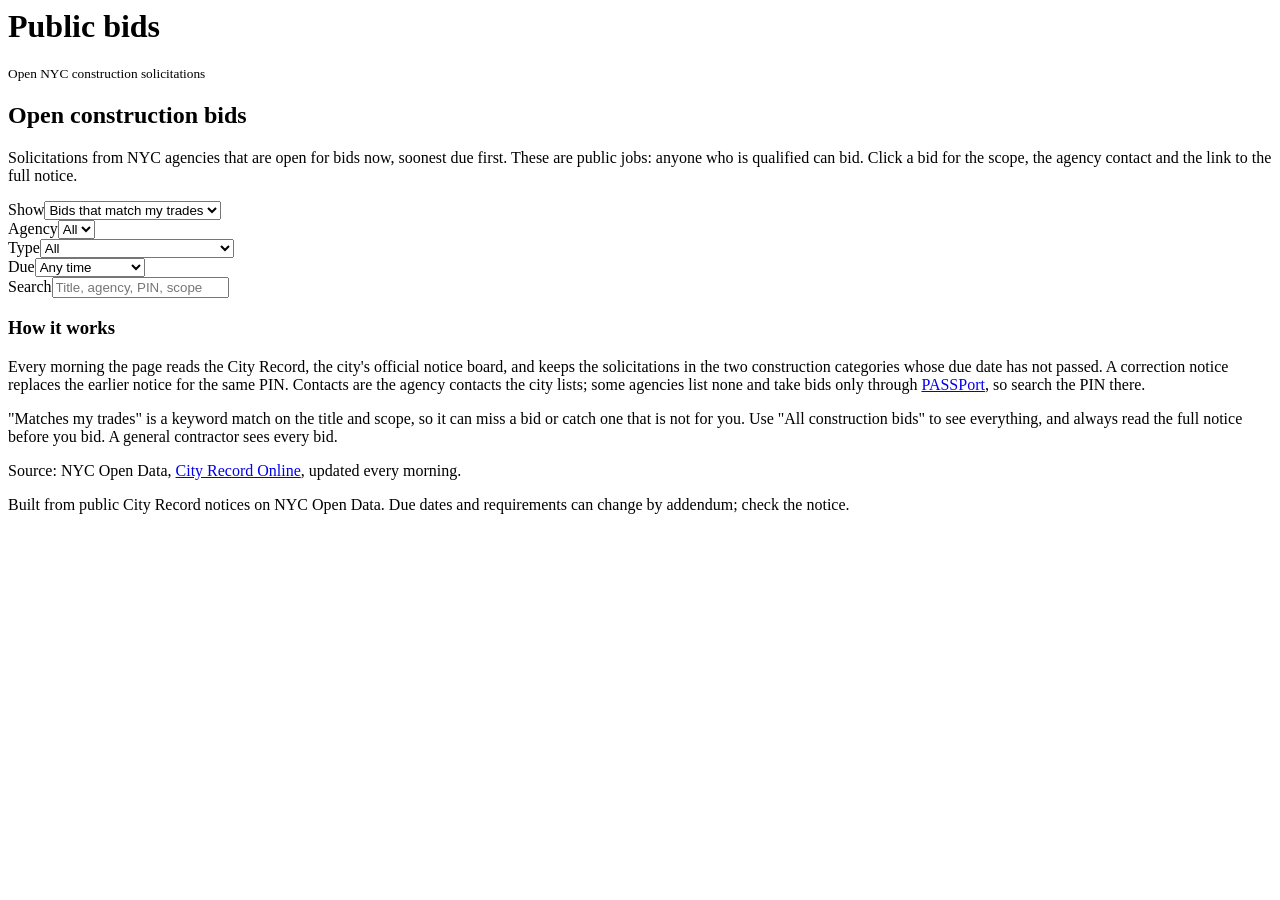
<file: src/bids_body.html>
<body>
<header class="top">
  <div class="wrap">
    <div class="brand"><div><h1>Public bids</h1><small id="cc-scope">Open NYC construction solicitations</small></div></div>
  </div>
</header>

<main class="wrap">
  <div class="tradebar" id="tradebar"></div>
  <div class="ticker" id="ticker"></div>
  <section>
    <div class="eyebrow" id="b-eyebrow"></div>
    <h2>Open construction bids</h2>
    <p class="lede">Solicitations from NYC agencies that are open for bids now, soonest due first. These are public jobs: anyone who is qualified can bid. Click a bid for the scope, the agency contact and the link to the full notice.</p>
  </section>
  <section style="padding-top:0"><div class="tiles" id="tiles"></div></section>
  <div class="panel">
    <div class="controls">
      <div class="ctl"><label for="b-show">Show</label><select id="b-show"><option value="mine">Bids that match my trades</option><option value="all">All construction bids</option></select></div>
      <div class="ctl"><label for="b-agency">Agency</label><select id="b-agency"><option value="">All</option></select></div>
      <div class="ctl"><label for="b-kind">Type</label><select id="b-kind"><option value="">All</option><option value="Construction">Construction</option><option value="Related services">Construction related services</option></select></div>
      <div class="ctl"><label for="b-due">Due</label><select id="b-due"><option value="">Any time</option><option value="7">Within 7 days</option><option value="14">Within 14 days</option><option value="30">Within 30 days</option></select></div>
      <div class="ctl"><label for="b-q">Search</label><input type="search" id="b-q" placeholder="Title, agency, PIN, scope"></div>
      <div class="sub" id="b-count"></div>
    </div>
    <div class="tablewrap"><table id="bidtable"></table></div>
  </div>
  <section class="prose">
    <h3>How it works</h3>
    <p>Every morning the page reads the City Record, the city's official notice board, and keeps the solicitations in the two construction categories whose due date has not passed. A correction notice replaces the earlier notice for the same PIN. Contacts are the agency contacts the city lists; some agencies list none and take bids only through <a href="https://www.nyc.gov/site/mocs/passport/about-passport.page">PASSPort</a>, so search the PIN there.</p>
    <p>"Matches my trades" is a keyword match on the title and scope, so it can miss a bid or catch one that is not for you. Use "All construction bids" to see everything, and always read the full notice before you bid. A general contractor sees every bid.</p>
    <p>Source: NYC Open Data, <a href="https://data.cityofnewyork.us/d/dg92-zbpx">City Record Online</a>, updated every morning.</p>
  </section>
</main>
<footer><div class="wrap">Built from public City Record notices on NYC Open Data. Due dates and requirements can change by addendum; check the notice.</div></footer>
</file>
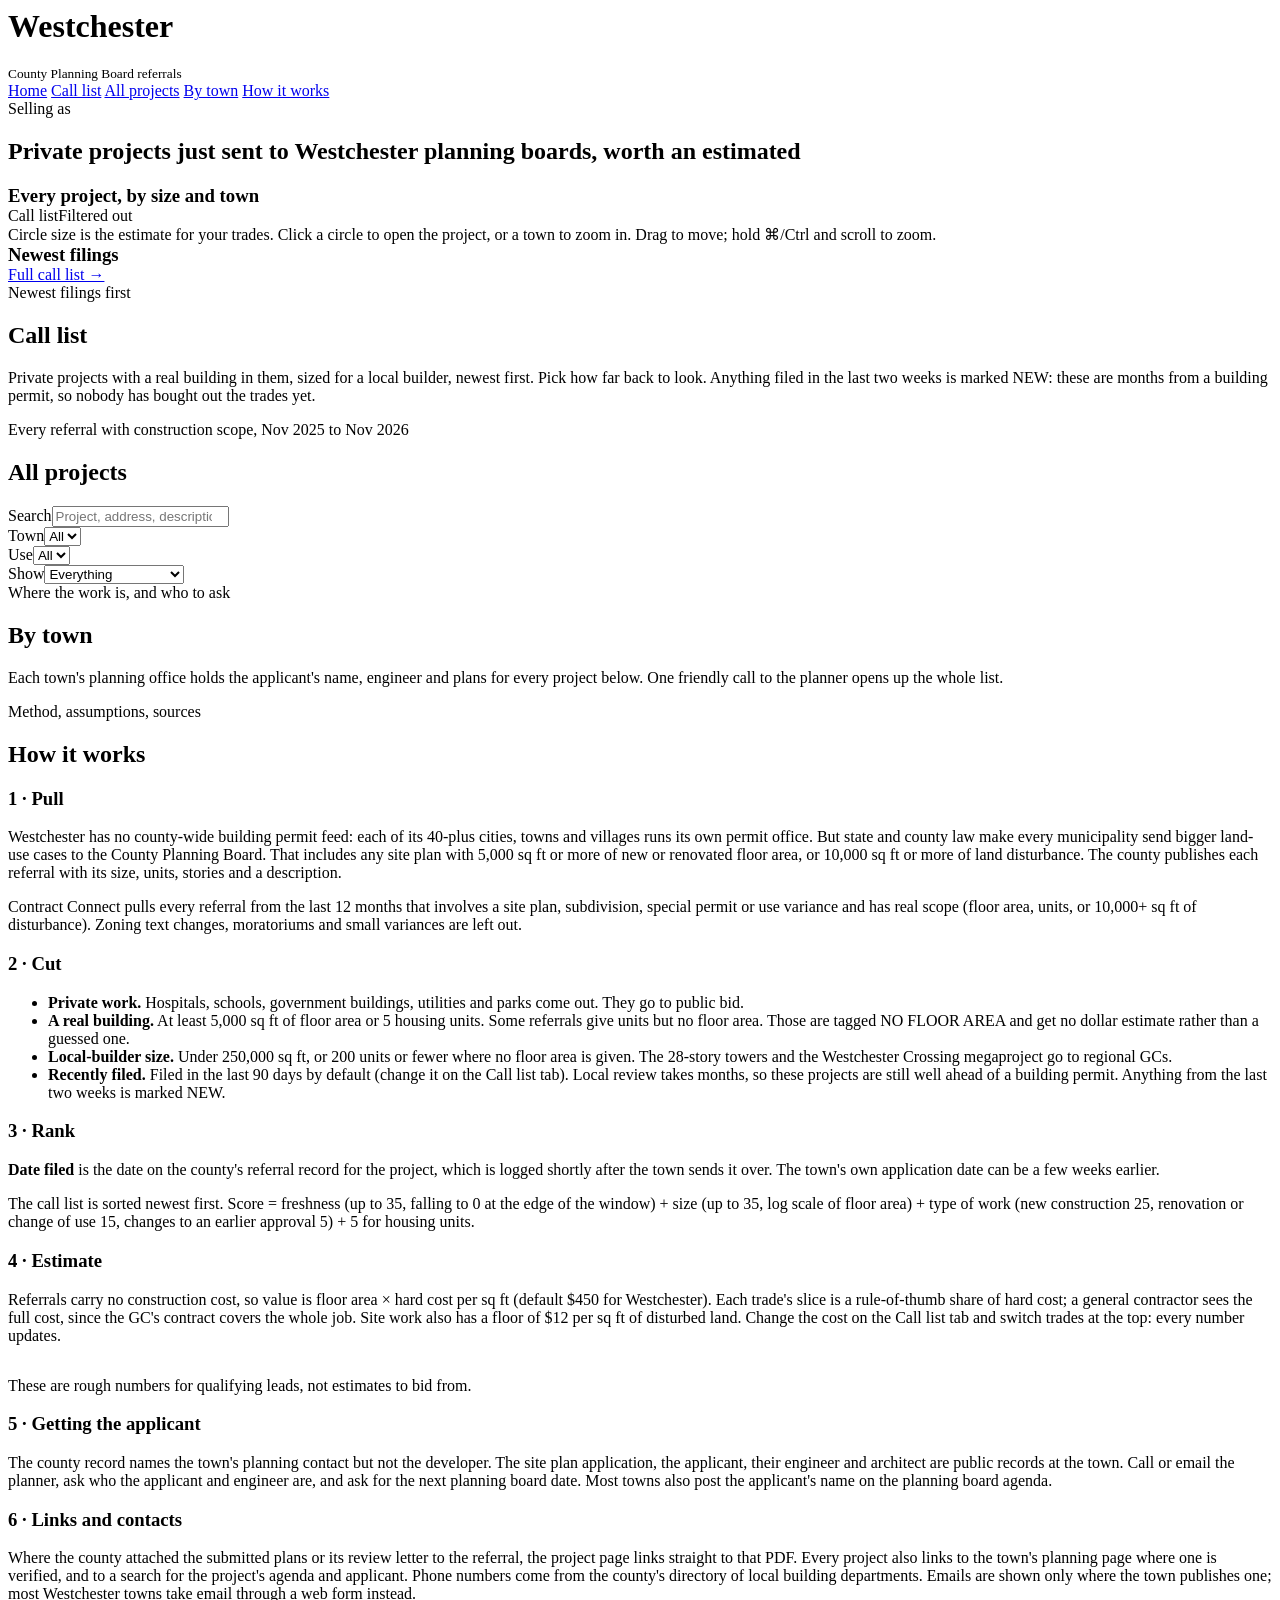
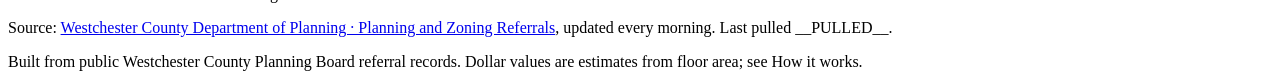
<file: src/body.html>
<body>
<header class="top">
  <div class="wrap">
    <div class="brand"><div><h1>Westchester</h1><small id="cc-scope">County Planning Board referrals</small></div></div>
    <nav class="tabs" id="tabs">
      <a href="#home" data-v="home">Home</a>
      <a href="#call-list" data-v="call-list">Call list</a>
      <a href="#jobs" data-v="jobs">All projects</a>
      <a href="#towns" data-v="towns">By town</a>
      <a href="#how" data-v="how">How it works</a>
    </nav>
  </div>
</header>

<main class="wrap">
  <div class="tradebar" id="tradebar"><span class="lbl">Selling as</span></div>
  <div class="ticker" id="ticker"></div>

  <div id="v-home" class="view">
    <section>
      <div class="eyebrow" id="h-eyebrow"></div>
      <h2>Private projects just sent to Westchester planning boards, worth an estimated</h2>
      <div class="big" id="h-big"></div>
      <p class="lede" id="h-lede"></p>
    </section>
    <div class="grid2">
      <div class="panel">
        <div class="maphead">
          <h3 style="margin:0">Every project, by size and town</h3>
          <div class="legend"><span><i style="background:var(--accent)"></i>Call list</span><span><i style="background:var(--steel)"></i>Filtered out</span></div>
        </div>
        <div id="map"></div>
        <div class="pad note" style="padding-top:0" id="map-hint">Circle size is the estimate for your trades. Click a circle to open the project, or a town to zoom in. Drag to move; hold ⌘/Ctrl and scroll to zoom.</div>
      </div>
      <div class="panel funnel" id="funnel"></div>
    </div>
    <section><div class="tiles" id="tiles"></div></section>
    <section style="padding-top:0">
      <div class="panel">
        <div class="maphead"><h3 style="margin:0">Newest filings</h3><a href="#call-list" class="sub">Full call list →</a></div>
        <div class="tablewrap"><table id="top5"></table></div>
      </div>
    </section>
  </div>

  <div id="v-call-list" class="view hide">
    <section>
      <div class="eyebrow">Newest filings first</div>
      <h2>Call list</h2>
      <p class="lede">Private projects with a real building in them, sized for a local builder, newest first. Pick how far back to look. Anything filed in the last two weeks is marked NEW: these are months from a building permit, so nobody has bought out the trades yet.</p>
    </section>
    <div class="panel">
      <div class="controls" id="assume1"></div>
      <div class="tablewrap"><table id="calltable"></table></div>
    </div>
  </div>

  <div id="v-jobs" class="view hide">
    <section><div class="eyebrow">Every referral with construction scope, Nov 2025 to Nov 2026</div><h2>All projects</h2></section>
    <div class="panel">
      <div class="controls">
        <div class="ctl"><label for="f-q">Search</label><input type="search" id="f-q" placeholder="Project, address, description"></div>
        <div class="ctl"><label for="f-b">Town</label><select id="f-b"><option value="">All</option></select></div>
        <div class="ctl"><label for="f-s">Use</label><select id="f-s"><option value="">All</option></select></div>
        <div class="ctl"><label for="f-c">Show</label><select id="f-c"><option value="">Everything</option><option value="1">Call list only</option><option value="2">No floor area stated</option></select></div>
        <div class="sub" id="f-count"></div>
      </div>
      <div class="tablewrap"><table id="alltable"></table></div>
    </div>
  </div>

  <div id="v-towns" class="view hide">
    <section>
      <div class="eyebrow">Where the work is, and who to ask</div>
      <h2>By town</h2>
      <p class="lede">Each town's planning office holds the applicant's name, engineer and plans for every project below. One friendly call to the planner opens up the whole list.</p>
    </section>
    <div class="panel"><div class="tablewrap"><table id="towntable"></table></div></div>
  </div>

  <div id="v-how" class="view hide">
    <section class="prose">
      <div class="eyebrow">Method, assumptions, sources</div>
      <h2>How it works</h2>
      <h3>1 · Pull</h3>
      <p>Westchester has no county-wide building permit feed: each of its 40-plus cities, towns and villages runs its own permit office. But state and county law make every municipality send bigger land-use cases to the County Planning Board. That includes any site plan with 5,000 sq ft or more of new or renovated floor area, or 10,000 sq ft or more of land disturbance. The county publishes each referral with its size, units, stories and a description.</p>
      <p>Contract Connect pulls every referral from the last 12 months that involves a site plan, subdivision, special permit or use variance and has real scope (floor area, units, or 10,000+ sq ft of disturbance). Zoning text changes, moratoriums and small variances are left out.</p>
      <h3>2 · Cut</h3>
      <ul>
        <li><b>Private work.</b> Hospitals, schools, government buildings, utilities and parks come out. They go to public bid.</li>
        <li><b>A real building.</b> At least 5,000 sq ft of floor area or 5 housing units. Some referrals give units but no floor area. Those are tagged NO FLOOR AREA and get no dollar estimate rather than a guessed one.</li>
        <li><b>Local-builder size.</b> Under 250,000 sq ft, or 200 units or fewer where no floor area is given. The 28-story towers and the Westchester Crossing megaproject go to regional GCs.</li>
        <li><b>Recently filed.</b> Filed in the last 90 days by default (change it on the Call list tab). Local review takes months, so these projects are still well ahead of a building permit. Anything from the last two weeks is marked NEW.</li>
      </ul>
      <h3>3 · Rank</h3>
      <p><b>Date filed</b> is the date on the county's referral record for the project, which is logged shortly after the town sends it over. The town's own application date can be a few weeks earlier.</p>
      <p>The call list is sorted newest first. Score = freshness (up to 35, falling to 0 at the edge of the window) + size (up to 35, log scale of floor area) + type of work (new construction 25, renovation or change of use 15, changes to an earlier approval 5) + 5 for housing units.</p>
      <h3>4 · Estimate</h3>
      <p>Referrals carry no construction cost, so value is floor area × hard cost per sq ft (default $450 for Westchester). Each trade's slice is a rule-of-thumb share of hard cost; a general contractor sees the full cost, since the GC's contract covers the whole job. Site work also has a floor of $12 per sq ft of disturbed land. Change the cost on the Call list tab and switch trades at the top: every number updates.</p>
      <table class="mini" id="sharetable"></table>
      <p class="note">These are rough numbers for qualifying leads, not estimates to bid from.</p>
      <h3>5 · Getting the applicant</h3>
      <p>The county record names the town's planning contact but not the developer. The site plan application, the applicant, their engineer and architect are public records at the town. Call or email the planner, ask who the applicant and engineer are, and ask for the next planning board date. Most towns also post the applicant's name on the planning board agenda.</p>
      <h3>6 · Links and contacts</h3>
      <p>Where the county attached the submitted plans or its review letter to the referral, the project page links straight to that PDF. Every project also links to the town's planning page where one is verified, and to a search for the project's agenda and applicant. Phone numbers come from the county's directory of local building departments. Emails are shown only where the town publishes one; most Westchester towns take email through a web form instead.</p>
      <p>Source: <a href="https://planning.westchestercountyny.gov/land-use-development/zoning-referrals">Westchester County Department of Planning · Planning and Zoning Referrals</a>, updated every morning. Last pulled __PULLED__.</p>
    </section>
  </div>

  <div id="v-job" class="view hide"></div>
</main>

<footer><div class="wrap">Built from public Westchester County Planning Board referral records. Dollar values are estimates from floor area; see How it works.</div></footer>
</file>
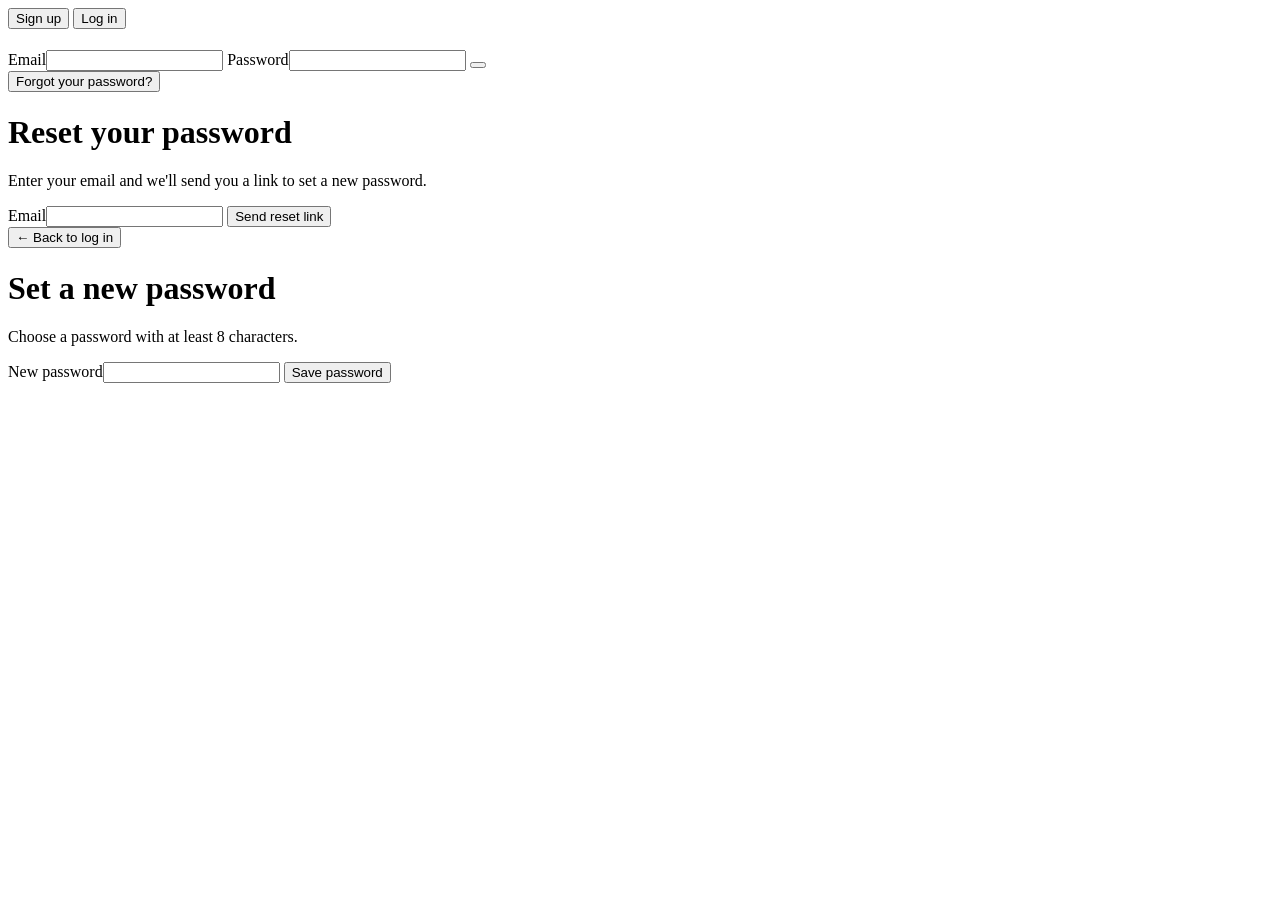
<file: src/login.html>
<!DOCTYPE html>
<html lang="en">
<head>
<meta charset="utf-8">
<meta name="viewport" content="width=device-width, initial-scale=1">
<title>Log in · Contract Connect</title>
<!--CC_HEAD-->
</head>
<body class="cc-page">
<div class="cc-center">
  <div class="cc-card">
    <div id="brand"></div>

    <!-- Sign up / Log in -->
    <div id="v-auth">
      <div class="cc-tabs" role="tablist">
        <button type="button" id="t-signup" role="tab">Sign up</button>
        <button type="button" id="t-login" role="tab">Log in</button>
      </div>
      <h1 id="a-title"></h1>
      <p id="a-sub"></p>
      <div id="a-msg" class="cc-msg hide" role="alert"></div>
      <form id="f-auth" novalidate>
        <label class="cc-field"><span>Email</span><input type="email" id="email" autocomplete="email" required></label>
        <label class="cc-field"><span>Password</span><input type="password" id="pw" required minlength="8"></label>
        <button class="cc-btn block" id="a-go" type="submit"></button>
      </form>
      <div class="cc-small" id="forgot-row"><button type="button" class="cc-linkbtn" id="forgot">Forgot your password?</button></div>
    </div>

    <!-- Forgot password -->
    <div id="v-forgot" class="hide">
      <h1>Reset your password</h1>
      <p>Enter your email and we'll send you a link to set a new password.</p>
      <div id="r-msg" class="cc-msg hide" role="alert"></div>
      <form id="f-forgot" novalidate>
        <label class="cc-field"><span>Email</span><input type="email" id="r-email" autocomplete="email" required></label>
        <button class="cc-btn block" type="submit">Send reset link</button>
      </form>
      <div class="cc-small"><button type="button" class="cc-linkbtn" id="back">← Back to log in</button></div>
    </div>

    <!-- New password, after following the email link -->
    <div id="v-newpw" class="hide">
      <h1>Set a new password</h1>
      <p>Choose a password with at least 8 characters.</p>
      <div id="n-msg" class="cc-msg hide" role="alert"></div>
      <form id="f-newpw" novalidate>
        <label class="cc-field"><span>New password</span><input type="password" id="n-pw" autocomplete="new-password" required minlength="8"></label>
        <button class="cc-btn block" type="submit">Save password</button>
      </form>
    </div>
  </div>
</div>
<script>
(async function(){
  const $ = s => document.querySelector(s);
  $('#brand').innerHTML = CC.STACK;
  if(!CC.sb) return CC.notReady();
  const params = new URLSearchParams(location.search);
  const next = (params.get('next')||'').replace(/^[^a-z]+/i,'');      // only a page of this site
  const safeNext = /^(westchester|nyc|areas)\.html(#[\w-]*)?$/.test(next) ? next : '';
  const base = location.href.replace(/[?#].*$/,'').replace(/[^/]*$/,'');

  const show = id => ['#v-auth','#v-forgot','#v-newpw'].forEach(v=>$(v).classList.toggle('hide', v!==id));
  const say = (el, text, ok) => { el.textContent = text; el.className = 'cc-msg ' + (ok?'ok':'err'); };
  const busy = (btn, on, label) => { btn.disabled = on; if(label) btn.textContent = label; };

  let mode = location.hash === '#signup' ? 'signup' : 'login';
  function setMode(m){
    mode = m;
    $('#t-signup').classList.toggle('on', m==='signup'); $('#t-login').classList.toggle('on', m==='login');
    $('#t-signup').setAttribute('aria-selected', m==='signup'); $('#t-login').setAttribute('aria-selected', m==='login');
    $('#a-title').textContent = m==='signup' ? 'Create your account' : 'Welcome back';
    $('#a-sub').textContent = m==='signup' ? 'Then pick the towns and boroughs you work in.' : 'Log in to see your call list.';
    $('#a-go').textContent = m==='signup' ? 'Create account' : 'Log in';
    $('#pw').autocomplete = m==='signup' ? 'new-password' : 'current-password';
    $('#forgot-row').classList.toggle('hide', m==='signup');
    $('#a-msg').classList.add('hide');
    history.replaceState(null, '', location.pathname + location.search + (m==='signup' ? '#signup' : ''));
  }
  $('#t-signup').onclick = () => setMode('signup');
  $('#t-login').onclick = () => setMode('login');
  $('#forgot').onclick = () => { $('#r-email').value = $('#email').value; show('#v-forgot'); };
  $('#back').onclick = () => { show('#v-auth'); setMode('login'); };

  async function goIn(){
    const p = await CC.profile();
    location.replace(safeNext && p.areas.length ? safeNext : CC.home(p.areas));
  }

  // Coming back from a password-reset email: Supabase signs the user in and says so.
  let recovering = params.has('reset');
  CC.sb.auth.onAuthStateChange(ev => { if(ev === 'PASSWORD_RECOVERY'){ recovering = true; show('#v-newpw'); } });
  if(recovering) show('#v-newpw');
  else {
    setMode(mode);
    if(await CC.session()) return goIn();
  }

  $('#f-auth').onsubmit = async e => {
    e.preventDefault();
    const email = $('#email').value.trim(), password = $('#pw').value, btn = $('#a-go'), label = btn.textContent;
    if(!/^\S+@\S+\.\S+$/.test(email)) return say($('#a-msg'), 'Enter a valid email address.');
    if(password.length < 8) return say($('#a-msg'), 'Passwords need at least 8 characters.');
    busy(btn, true, mode==='signup' ? 'Creating account…' : 'Logging in…');
    try {
      if(mode === 'signup'){
        const {data, error} = await CC.sb.auth.signUp({email, password, options:{emailRedirectTo: base + 'areas.html'}});
        if(error) throw error;
        if(data.session) return location.replace('areas.html');
        say($('#a-msg'), `Check ${email} for a confirmation link. Open it to finish setting up your account.`, true);
        $('#f-auth').reset();
      } else {
        const {error} = await CC.sb.auth.signInWithPassword({email, password});
        if(error) throw error;
        return goIn();
      }
    } catch(err){
      say($('#a-msg'), /invalid login/i.test(err.message) ? 'That email and password don\'t match. Try again or reset your password.'
                     : /not confirmed/i.test(err.message) ? 'Please confirm your email first: check your inbox for the link.'
                     : /already registered/i.test(err.message) ? 'There\'s already an account with that email. Log in instead.'
                     : err.message);
    }
    busy(btn, false, label);
  };

  $('#f-forgot').onsubmit = async e => {
    e.preventDefault();
    const email = $('#r-email').value.trim();
    if(!/^\S+@\S+\.\S+$/.test(email)) return say($('#r-msg'), 'Enter a valid email address.');
    const {error} = await CC.sb.auth.resetPasswordForEmail(email, {redirectTo: base + 'login.html?reset=1'});
    if(error) return say($('#r-msg'), error.message);
    say($('#r-msg'), `If there's an account for ${email}, a reset link is on its way.`, true);
  };

  $('#f-newpw').onsubmit = async e => {
    e.preventDefault();
    const password = $('#n-pw').value;
    if(password.length < 8) return say($('#n-msg'), 'Passwords need at least 8 characters.');
    const {error} = await CC.sb.auth.updateUser({password});
    if(error) return say($('#n-msg'), /session/i.test(error.message) ? 'This reset link has expired. Request a new one.' : error.message);
    say($('#n-msg'), 'Password saved. Taking you to your call list…', true);
    setTimeout(goIn, 900);
  };
})();
</script>
</body>
</html>
</file>
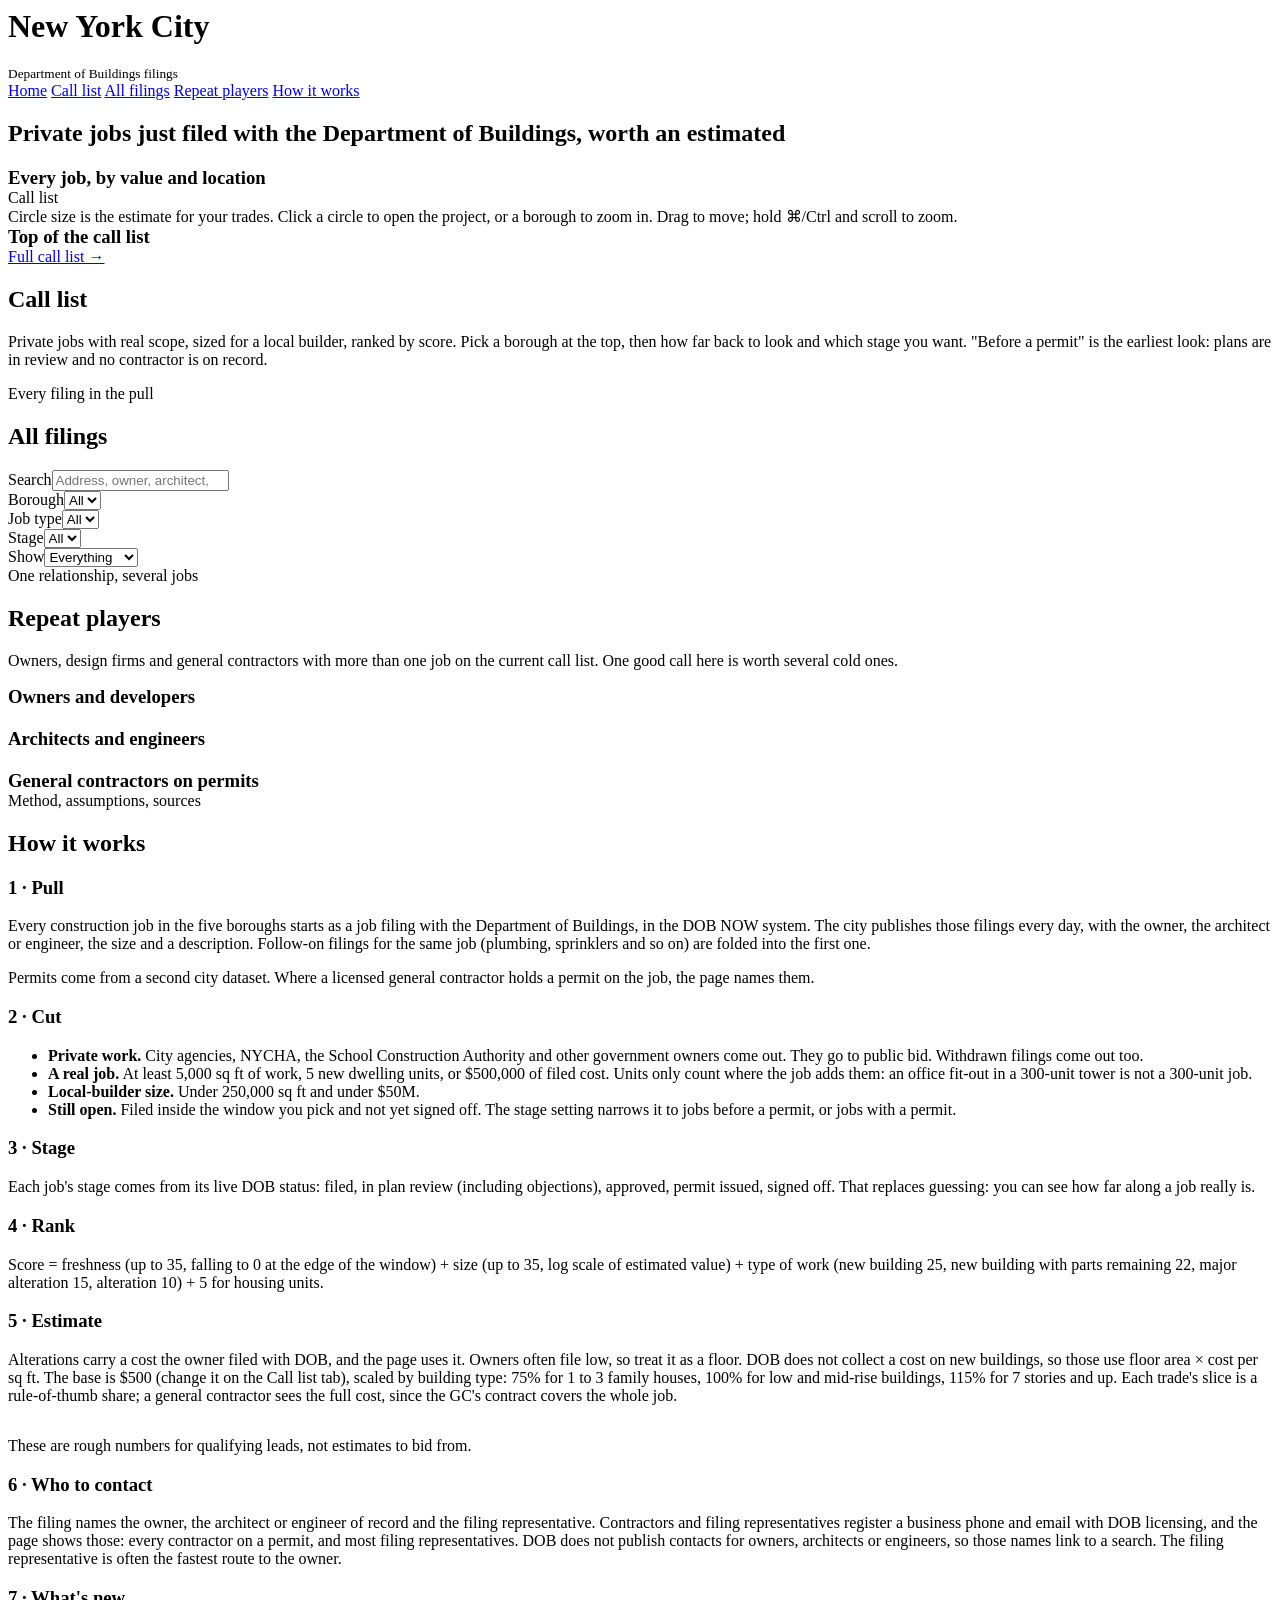
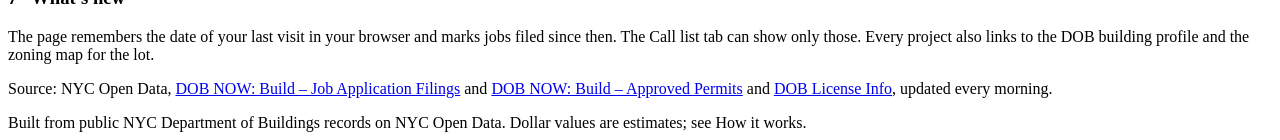
<file: src/nyc_body.html>
<body>
<header class="top">
  <div class="wrap">
    <div class="brand"><div><h1>New York City</h1><small id="cc-scope">Department of Buildings filings</small></div></div>
    <nav class="tabs" id="tabs">
      <a href="#home" data-v="home">Home</a>
      <a href="#call-list" data-v="call-list">Call list</a>
      <a href="#jobs" data-v="jobs">All filings</a>
      <a href="#people" data-v="people">Repeat players</a>
      <a href="#how" data-v="how">How it works</a>
    </nav>
  </div>
</header>

<main class="wrap">
  <div class="tradebar" id="tradebar"></div>
  <div class="tradebar" id="borobar"></div>
  <div class="ticker" id="ticker"></div>

  <div id="v-home" class="view">
    <section>
      <div class="eyebrow" id="h-eyebrow"></div>
      <h2>Private jobs just filed with the Department of Buildings, worth an estimated</h2>
      <div class="big" id="h-big"></div>
      <p class="lede" id="h-lede"></p>
    </section>
    <div class="grid2">
      <div class="panel">
        <div class="maphead">
          <h3 style="margin:0">Every job, by value and location</h3>
          <div class="legend"><span><i style="background:var(--accent)"></i>Call list</span></div>
        </div>
        <div id="map"></div>
        <div class="pad note" style="padding-top:0" id="map-hint">Circle size is the estimate for your trades. Click a circle to open the project, or a borough to zoom in. Drag to move; hold ⌘/Ctrl and scroll to zoom.</div>
      </div>
      <div class="panel funnel" id="funnel"></div>
    </div>
    <section><div class="tiles" id="tiles"></div></section>
    <section style="padding-top:0">
      <div class="panel">
        <div class="maphead"><h3 style="margin:0">Top of the call list</h3><a href="#call-list" class="sub">Full call list →</a></div>
        <div class="tablewrap"><table id="top5"></table></div>
      </div>
    </section>
  </div>

  <div id="v-call-list" class="view hide">
    <section>
      <div class="eyebrow" id="call-count"></div>
      <h2>Call list</h2>
      <p class="lede">Private jobs with real scope, sized for a local builder, ranked by score. Pick a borough at the top, then how far back to look and which stage you want. "Before a permit" is the earliest look: plans are in review and no contractor is on record.</p>
    </section>
    <div class="panel">
      <div class="controls" id="assume1"></div>
      <div class="tablewrap"><table id="calltable"></table></div>
      <div id="callmore"></div>
    </div>
  </div>

  <div id="v-jobs" class="view hide">
    <section><div class="eyebrow">Every filing in the pull</div><h2>All filings</h2></section>
    <div class="panel">
      <div class="controls">
        <div class="ctl"><label for="f-q">Search</label><input type="search" id="f-q" placeholder="Address, owner, architect, GC, job number"></div>
        <div class="ctl"><label for="f-b">Borough</label><select id="f-b"><option value="">All</option></select></div>
        <div class="ctl"><label for="f-s">Job type</label><select id="f-s"><option value="">All</option></select></div>
        <div class="ctl"><label for="f-st">Stage</label><select id="f-st"><option value="">All</option></select></div>
        <div class="ctl"><label for="f-c">Show</label><select id="f-c"><option value="">Everything</option><option value="1">Call list only</option></select></div>
        <div class="sub" id="f-count"></div>
      </div>
      <div class="tablewrap"><table id="alltable"></table></div>
      <div id="allmore"></div>
    </div>
  </div>

  <div id="v-people" class="view hide">
    <section>
      <div class="eyebrow">One relationship, several jobs</div>
      <h2>Repeat players</h2>
      <p class="lede">Owners, design firms and general contractors with more than one job on the current call list. One good call here is worth several cold ones.</p>
    </section>
    <div class="panel" style="margin-bottom:20px"><div class="maphead"><h3 style="margin:0">Owners and developers</h3></div><div class="tablewrap"><table id="ownertable"></table></div></div>
    <div class="panel" style="margin-bottom:20px"><div class="maphead"><h3 style="margin:0">Architects and engineers</h3></div><div class="tablewrap"><table id="protable"></table></div></div>
    <div class="panel"><div class="maphead"><h3 style="margin:0">General contractors on permits</h3></div><div class="tablewrap"><table id="gctable"></table></div></div>
  </div>

  <div id="v-how" class="view hide">
    <section class="prose">
      <div class="eyebrow">Method, assumptions, sources</div>
      <h2>How it works</h2>
      <h3>1 · Pull</h3>
      <p>Every construction job in the five boroughs starts as a job filing with the Department of Buildings, in the DOB NOW system. The city publishes those filings every day, with the owner, the architect or engineer, the size and a description. <span id="how-pull"></span> Follow-on filings for the same job (plumbing, sprinklers and so on) are folded into the first one.</p>
      <p>Permits come from a second city dataset. Where a licensed general contractor holds a permit on the job, the page names them.</p>
      <h3>2 · Cut</h3>
      <ul>
        <li><b>Private work.</b> City agencies, NYCHA, the School Construction Authority and other government owners come out. They go to public bid. Withdrawn filings come out too.</li>
        <li><b>A real job.</b> At least 5,000 sq ft of work, 5 new dwelling units, or $500,000 of filed cost. Units only count where the job adds them: an office fit-out in a 300-unit tower is not a 300-unit job.</li>
        <li><b>Local-builder size.</b> Under 250,000 sq ft and under $50M.</li>
        <li><b>Still open.</b> Filed inside the window you pick and not yet signed off. The stage setting narrows it to jobs before a permit, or jobs with a permit.</li>
      </ul>
      <h3>3 · Stage</h3>
      <p>Each job's stage comes from its live DOB status: filed, in plan review (including objections), approved, permit issued, signed off. That replaces guessing: you can see how far along a job really is.</p>
      <h3>4 · Rank</h3>
      <p>Score = freshness (up to 35, falling to 0 at the edge of the window) + size (up to 35, log scale of estimated value) + type of work (new building 25, new building with parts remaining 22, major alteration 15, alteration 10) + 5 for housing units.</p>
      <h3>5 · Estimate</h3>
      <p>Alterations carry a cost the owner filed with DOB, and the page uses it. Owners often file low, so treat it as a floor. DOB does not collect a cost on new buildings, so those use floor area × cost per sq ft. The base is $500 (change it on the Call list tab), scaled by building type: 75% for 1 to 3 family houses, 100% for low and mid-rise buildings, 115% for 7 stories and up. Each trade's slice is a rule-of-thumb share; a general contractor sees the full cost, since the GC's contract covers the whole job.</p>
      <table class="mini" id="sharetable"></table>
      <p class="note">These are rough numbers for qualifying leads, not estimates to bid from.</p>
      <h3>6 · Who to contact</h3>
      <p>The filing names the owner, the architect or engineer of record and the filing representative. Contractors and filing representatives register a business phone and email with DOB licensing, and the page shows those: every contractor on a permit, and most filing representatives. DOB does not publish contacts for owners, architects or engineers, so those names link to a search. The filing representative is often the fastest route to the owner.</p>
      <h3>7 · What's new</h3>
      <p>The page remembers the date of your last visit in your browser and marks jobs filed since then. The Call list tab can show only those. Every project also links to the DOB building profile and the zoning map for the lot.</p>
      <p>Source: NYC Open Data, <a href="https://data.cityofnewyork.us/d/w9ak-ipjd">DOB NOW: Build – Job Application Filings</a> and <a href="https://data.cityofnewyork.us/d/rbx6-tga4">DOB NOW: Build – Approved Permits</a> and <a href="https://data.cityofnewyork.us/d/t8hj-ruu2">DOB License Info</a>, updated every morning.</p>
    </section>
  </div>

  <div id="v-job" class="view hide"></div>
</main>

<footer><div class="wrap">Built from public NYC Department of Buildings records on NYC Open Data. Dollar values are estimates; see How it works.</div></footer>
</file>
<file: cc.css>
/* Contract Connect: shared styles for the logo, the account bar, and the log-in and area pages. */
:root{
  --bg:#141a22; --panel:#1a2029; --line:#2c3542; --ink:#eef1f5; --mute:#8f9bab;
  --accent:#f5a623; --accent-ink:#141a22; --good:#5fc48a; --bad:#e2665c;
  --display:"Barlow Condensed","Arial Narrow",sans-serif;
  --body:"IBM Plex Sans",system-ui,sans-serif;
  --mono:"IBM Plex Mono",ui-monospace,monospace;
}

*,*:before,*:after{box-sizing:border-box}

/* Logo, rebuilt in type so it stays sharp. One line: .cc-mark. Stacked with tagline: .cc-mark.stack */
.cc-mark{display:inline-flex;align-items:center;gap:.28em;font:900 22px/1 var(--display);letter-spacing:.01em;text-transform:uppercase;color:var(--ink);text-decoration:none;white-space:nowrap}
a.cc-mark,.cc-page a.cc-mark,a.cc-mark:hover{color:var(--ink);text-decoration:none}
.cc-bar .wrap,.cc-page .wrap{max-width:1180px;margin:0 auto;padding:0 20px}
.cc-mark .c2{background:var(--accent);color:var(--accent-ink);padding:.1em .2em .06em}
a.cc-mark.light,.cc-mark.light{color:var(--accent-ink)}
.cc-mark.light .c2{background:var(--accent-ink);color:var(--accent)}
.cc-mark .cc-ic{height:1.5em;width:auto;flex:none;margin-right:.08em}
.cc-mark.stack{display:inline-grid;grid-template-columns:auto auto auto;gap:.08em .2em;align-items:center;font-size:64px;line-height:.86}
.cc-mark.stack .cc-ic{grid-column:1;grid-row:1 / 3;height:2.05em;margin-right:.1em}
.cc-mark.stack .c1{grid-column:2;grid-row:1}
.cc-mark.stack .c2{grid-column:2;grid-row:2;padding:.07em .14em .02em}
.cc-mark.stack .cc-tag{grid-column:3;grid-row:2;font:500 .2em/1.6 var(--mono);letter-spacing:.18em;color:var(--mute)}
.cc-mark .cc-tag{white-space:pre}

/* Account bar above the app pages */
.cc-bar{background:#0e1218;border-bottom:1px solid var(--line);position:relative;z-index:6}
.cc-bar-in{display:flex;align-items:center;justify-content:space-between;gap:14px;min-height:50px;flex-wrap:wrap}
.cc-bar .cc-mark{font-size:19px}
.cc-bar nav{display:flex;align-items:center;gap:4px;flex-wrap:wrap}
.cc-bar nav a,.cc-bar nav button{font:700 14px var(--display);letter-spacing:.07em;text-transform:uppercase;color:var(--mute);text-decoration:none;background:none;border:0;padding:7px 10px;cursor:pointer}
.cc-bar nav a:hover,.cc-bar nav button:hover{color:var(--ink)}
.cc-bar nav a.on{color:var(--accent)}
.cc-bar .sm{display:none}
@media (max-width:600px){
  .cc-bar .wrap{padding:0 12px}
  .cc-bar-in{flex-wrap:nowrap;gap:8px;min-height:48px}
  .cc-bar .cc-mark .c1,.cc-bar .cc-mark .c2{display:none}   /* icon only */
  .cc-bar .cc-mark .cc-ic{height:28px;margin:0}
  .cc-bar nav{flex-wrap:nowrap;gap:0;overflow-x:auto;scrollbar-width:none;margin-right:-6px}
  .cc-bar nav::-webkit-scrollbar{display:none}
  .cc-bar nav a,.cc-bar nav button{font-size:13px;letter-spacing:.04em;padding:6px 6px;white-space:nowrap}
  .cc-bar nav i{margin-left:4px;padding:0 4px}
  .cc-bar .lg{display:none}.cc-bar .sm{display:inline}
}
.cc-bar nav i{font:500 11px var(--mono);font-style:normal;margin-left:5px;padding:1px 5px;border:1px solid var(--line);color:var(--mute)}

/* Messages inside an app page */
.cc-loading{padding:40px 0;color:var(--mute);font:500 13px var(--mono);letter-spacing:.06em;text-transform:uppercase}
.cc-empty{padding:70px 0;max-width:560px}
.cc-empty h2{margin-bottom:10px}
.cc-empty p{color:var(--mute)}

/* Buttons and forms */
.cc-btn{display:inline-block;font:700 16px var(--display);letter-spacing:.08em;text-transform:uppercase;text-decoration:none;padding:12px 20px;border:2px solid var(--accent);background:var(--accent);color:var(--accent-ink);cursor:pointer}
.cc-btn:hover{filter:brightness(1.08)}
.cc-btn:disabled{opacity:.6;cursor:wait}
.cc-btn.ghost{background:transparent;color:var(--ink);border-color:var(--line)}
.cc-btn.ghost:hover{border-color:var(--ink)}
.cc-btn.block{display:block;width:100%;text-align:center}

/* Centered card pages (log in, sign up) */
.cc-page{margin:0;min-height:100vh;background:var(--bg);color:var(--ink);font:15px/1.5 var(--body)}
.cc-page a{color:var(--accent)}
.cc-center{min-height:100vh;display:grid;place-items:center;padding:30px 18px}
.cc-card{width:100%;max-width:430px;background:var(--panel);border:1px solid var(--line);padding:30px}
.cc-card .cc-mark.stack{font-size:46px;margin-bottom:22px;text-decoration:none}
.cc-card h1{font:800 28px/1.05 var(--display);text-transform:uppercase;margin:0 0 6px}
.cc-card p{color:var(--mute);margin:0 0 16px}
.cc-tabs{display:grid;grid-template-columns:1fr 1fr;border:1px solid var(--line);margin:0 0 20px}
.cc-tabs button{font:700 15px var(--display);letter-spacing:.07em;text-transform:uppercase;background:none;border:0;color:var(--mute);padding:10px;cursor:pointer}
.cc-tabs button.on{background:var(--accent);color:var(--accent-ink)}
.cc-field{display:block;margin-bottom:14px}
.cc-field span{display:block;font:500 11px var(--mono);letter-spacing:.1em;text-transform:uppercase;color:var(--mute);margin-bottom:5px}
.cc-field input{width:100%;font:inherit;color:var(--ink);background:var(--bg);border:1px solid var(--line);padding:11px 12px}
.cc-field input:focus{outline:2px solid var(--accent);outline-offset:0;border-color:var(--accent)}
.cc-msg{font-size:14px;padding:10px 12px;margin:0 0 14px;border:1px solid}
.cc-msg.err{color:#ffb4ad;border-color:var(--bad);background:rgba(226,102,92,.08)}
.cc-msg.ok{color:#bff0d2;border-color:var(--good);background:rgba(95,196,138,.08)}
.cc-small{font-size:13px;color:var(--mute);margin-top:16px;text-align:center}
.cc-linkbtn{background:none;border:0;padding:0;color:var(--accent);font:inherit;cursor:pointer;text-decoration:underline}
.hide{display:none!important}

/* Outline map (src/ccmap.js) */
.ccmap{position:relative;height:470px;background:#161c24;overflow:hidden;user-select:none}
.ccmap canvas{display:block;width:100%;height:100%;cursor:grab;touch-action:pan-x pan-y}
@media (max-width:600px){.ccmap{height:380px}}
.ccmap-ctl{position:absolute;top:10px;right:10px;display:flex;flex-direction:column;border:1px solid var(--line);background:rgba(20,26,34,.9)}
.ccmap-ctl button{width:32px;height:32px;background:none;border:0;color:var(--ink);font:600 18px/1 var(--body);cursor:pointer}
.ccmap-ctl button+button{border-top:1px solid var(--line)}
.ccmap-ctl button:hover{background:var(--line)}
.ccmap-card{position:absolute;max-width:280px;background:#0e1218;border:1px solid var(--accent);padding:9px 11px;pointer-events:none;box-shadow:0 6px 18px rgba(0,0,0,.45);z-index:2}
.ccmap-card.touch{pointer-events:auto}
.ccmap-card b{display:block;font:700 15px/1.15 var(--display);text-transform:uppercase;letter-spacing:.02em;color:var(--ink)}
.ccmap-card span{display:block;font-size:12px;color:var(--mute);margin:3px 0}
.ccmap-card em{display:block;font:500 12px var(--mono);font-style:normal;color:var(--accent)}
.ccmap-card button{margin-top:8px;width:100%;background:var(--accent);color:var(--accent-ink);border:0;padding:8px;font:700 14px var(--display);letter-spacing:.06em;text-transform:uppercase;cursor:pointer}
.ccmap-toast{position:absolute;left:50%;top:12px;transform:translateX(-50%);background:rgba(14,18,24,.92);border:1px solid var(--line);color:var(--ink);font-size:13px;padding:6px 12px;pointer-events:none}

/* Trade picker in the apps: "Selling: Concrete + HVAC ▾" */
.cc-tp{position:relative}
.cc-tp-btn{display:flex;align-items:center;gap:8px;background:var(--panel);border:1px solid var(--accent);color:var(--ink);padding:6px 12px;font:700 14px var(--display);letter-spacing:.05em;text-transform:uppercase;cursor:pointer;max-width:80vw;text-align:left}
.cc-tp-btn .cc-tp-val{overflow:hidden;text-overflow:ellipsis;white-space:nowrap}
.cc-tp-btn i{font-style:normal;color:var(--accent)}
.cc-tp-menu{position:absolute;z-index:20;top:calc(100% + 6px);left:0;min-width:240px;background:#0e1218;border:1px solid var(--line);box-shadow:0 10px 26px rgba(0,0,0,.5);padding:6px}
.cc-tp-menu label{display:flex;align-items:center;gap:10px;padding:8px 10px;cursor:pointer;font:600 15px var(--display);letter-spacing:.04em;text-transform:uppercase}
.cc-tp-menu label:hover{background:var(--panel)}
.cc-tp-menu input{accent-color:var(--accent);width:16px;height:16px}
.cc-tp-foot{font-size:12px;color:var(--mute);padding:6px 10px 4px;border-top:1px solid var(--line);margin-top:4px}

/* Trade chips on the area picker page */
.cc-chips{display:flex;flex-wrap:wrap;gap:8px;padding:16px 18px 18px}
.cc-chip{font:700 15px var(--display);letter-spacing:.05em;text-transform:uppercase;background:var(--bg);border:1px solid var(--line);color:var(--mute);padding:9px 14px;cursor:pointer}
.cc-chip:hover{border-color:var(--mute);color:var(--ink)}
.cc-chip[aria-pressed="true"]{background:var(--accent);border-color:var(--accent);color:var(--accent-ink)}
</file>
